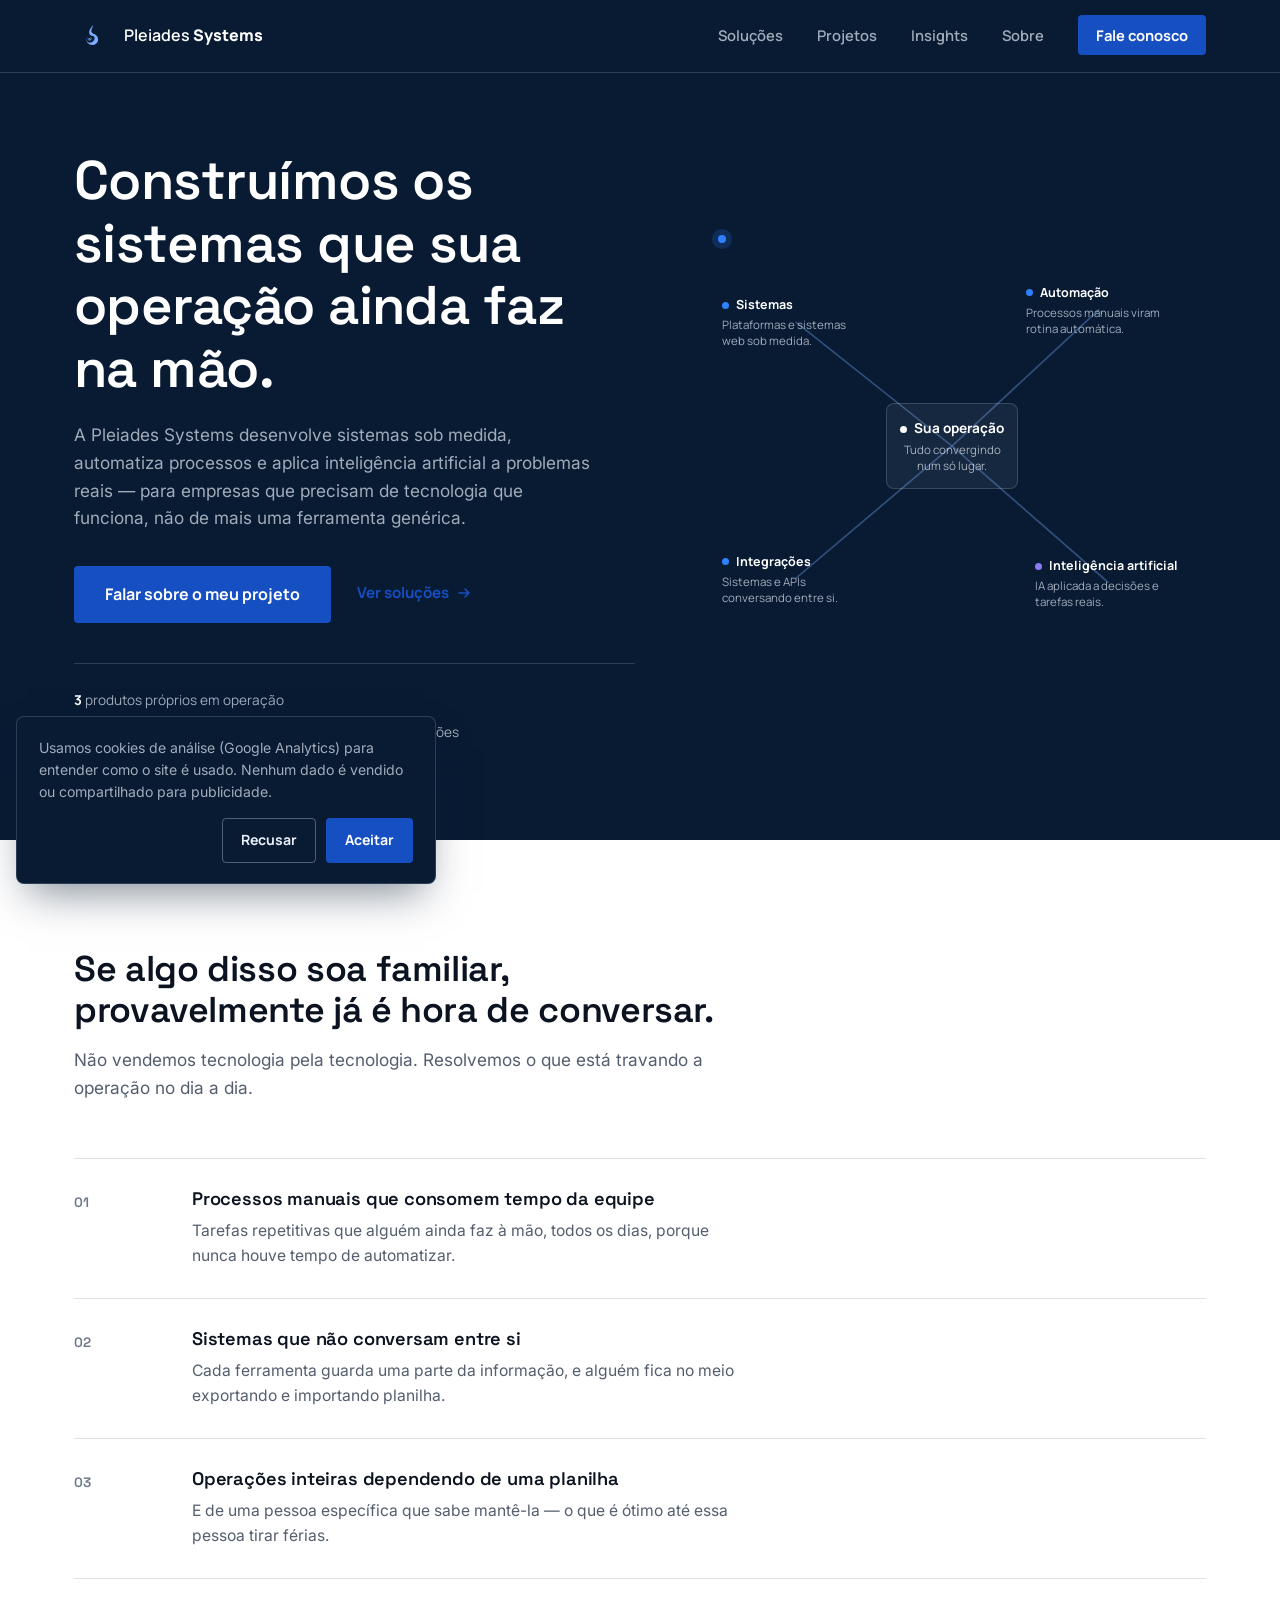
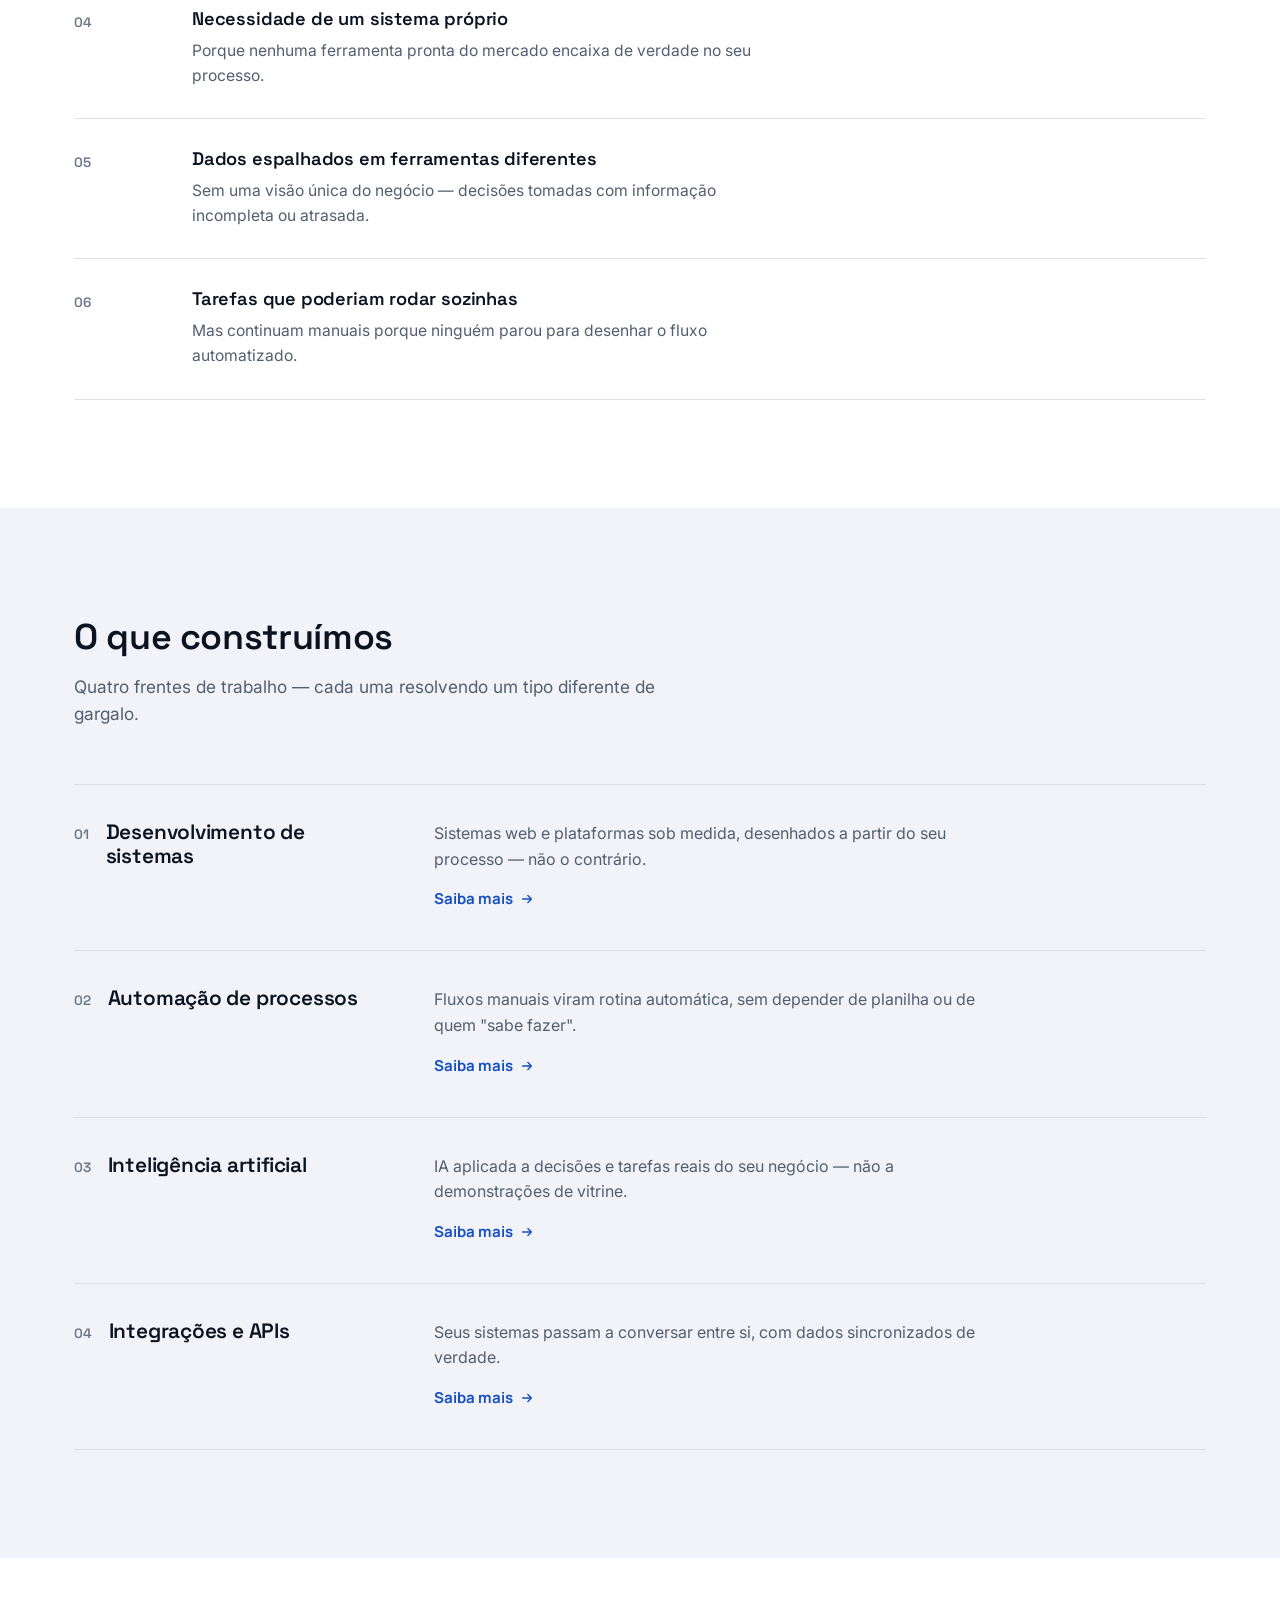
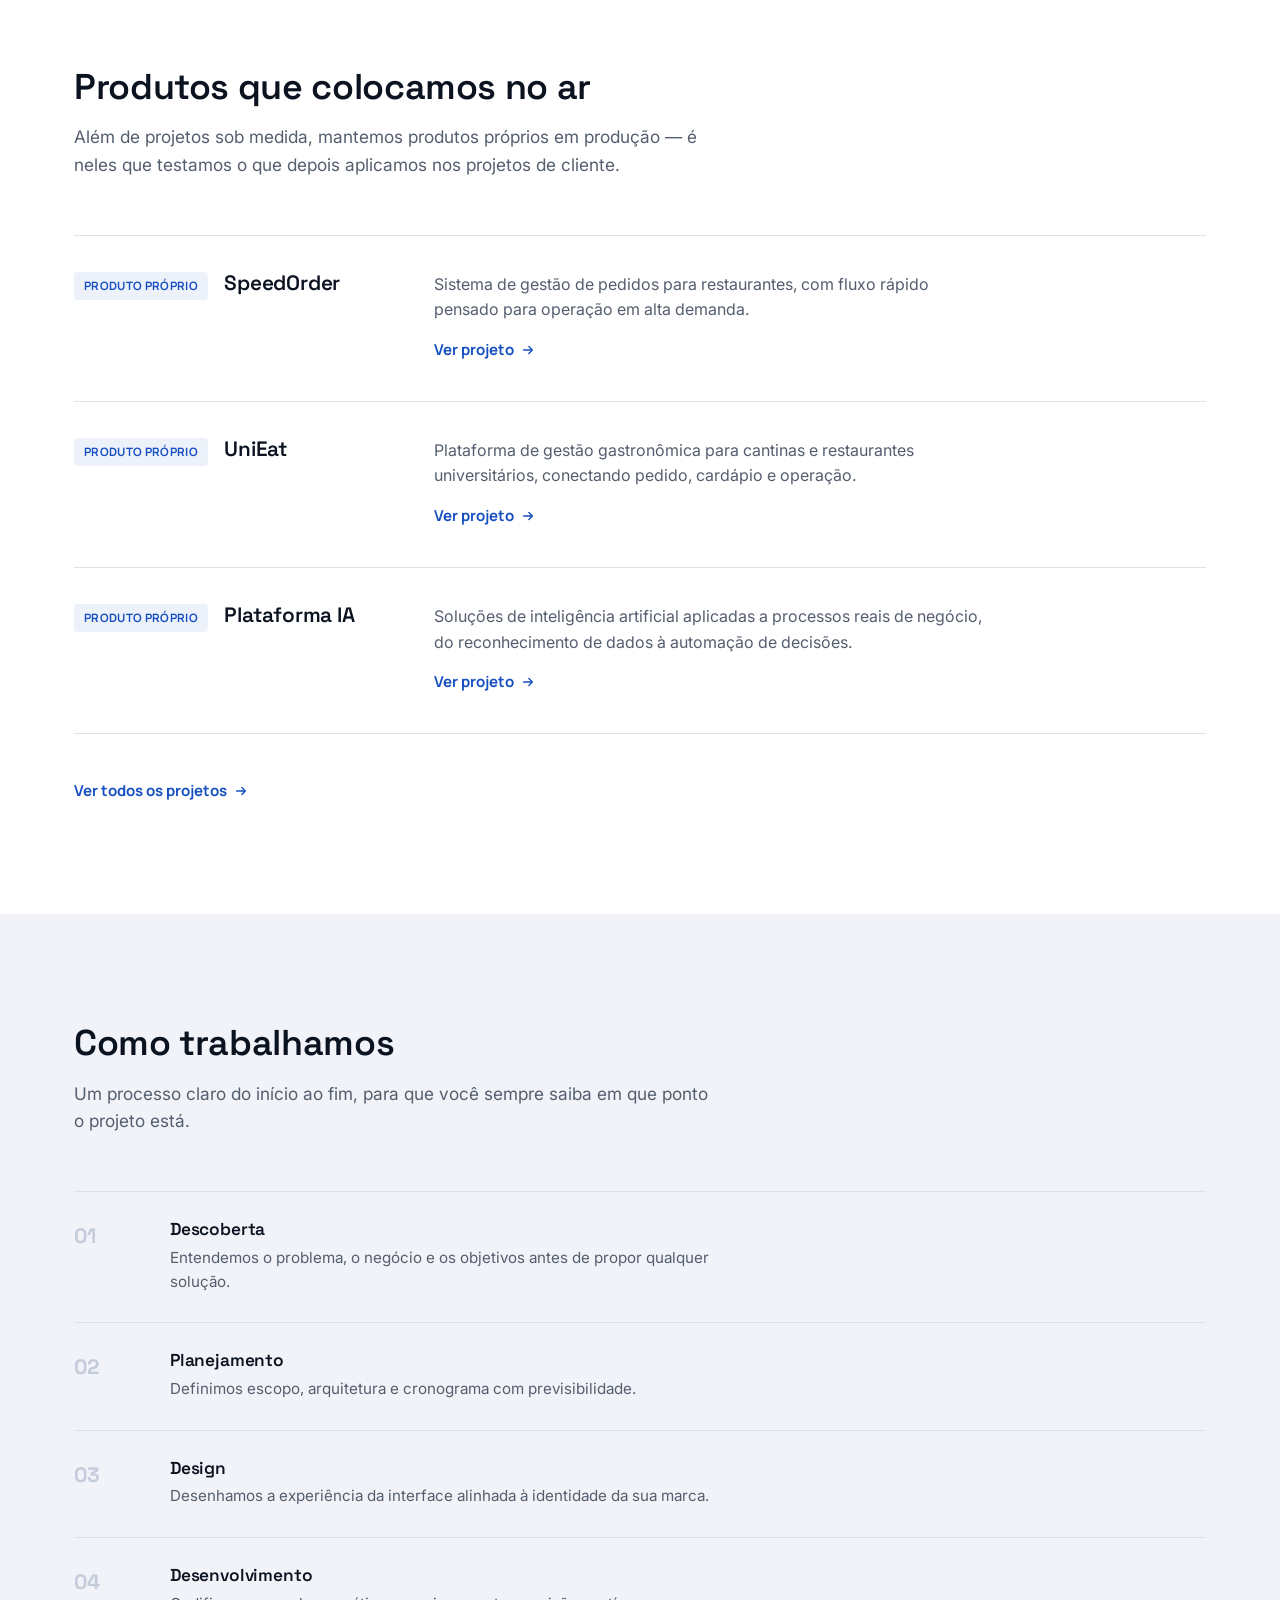
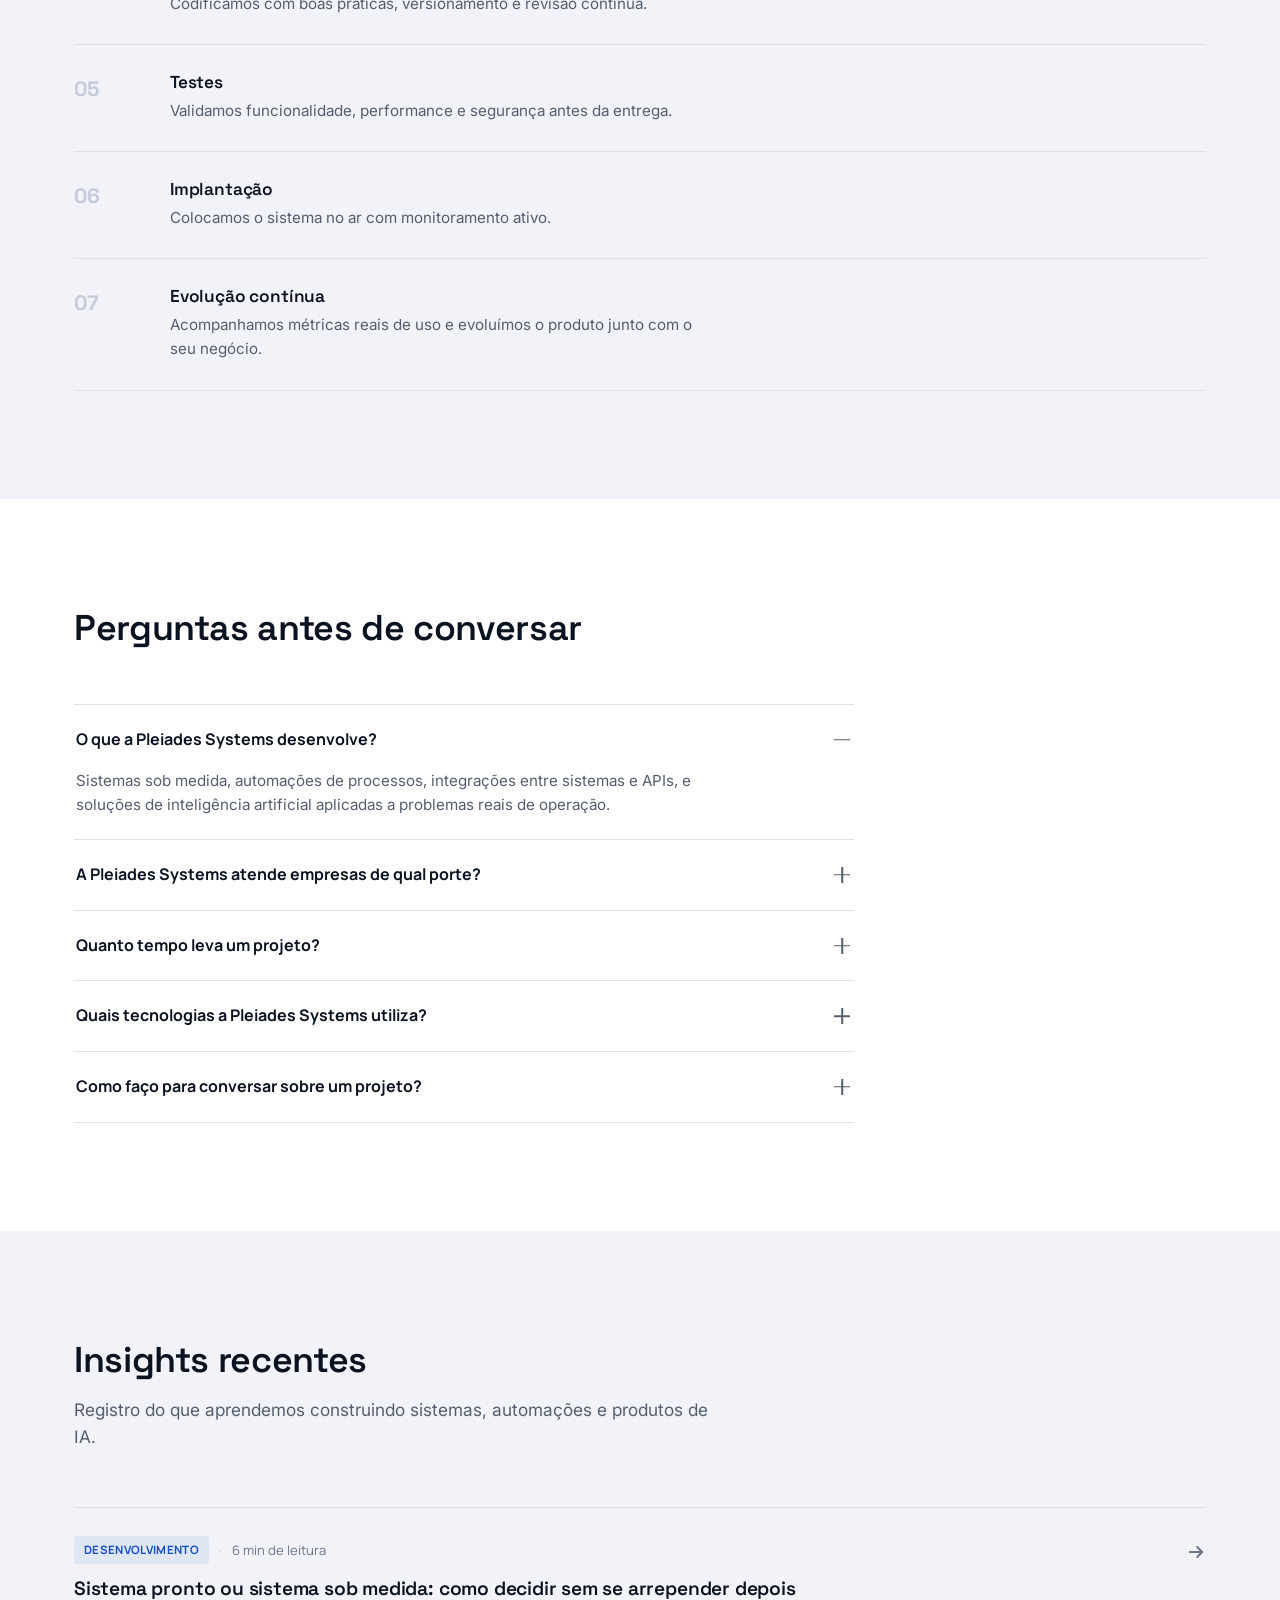
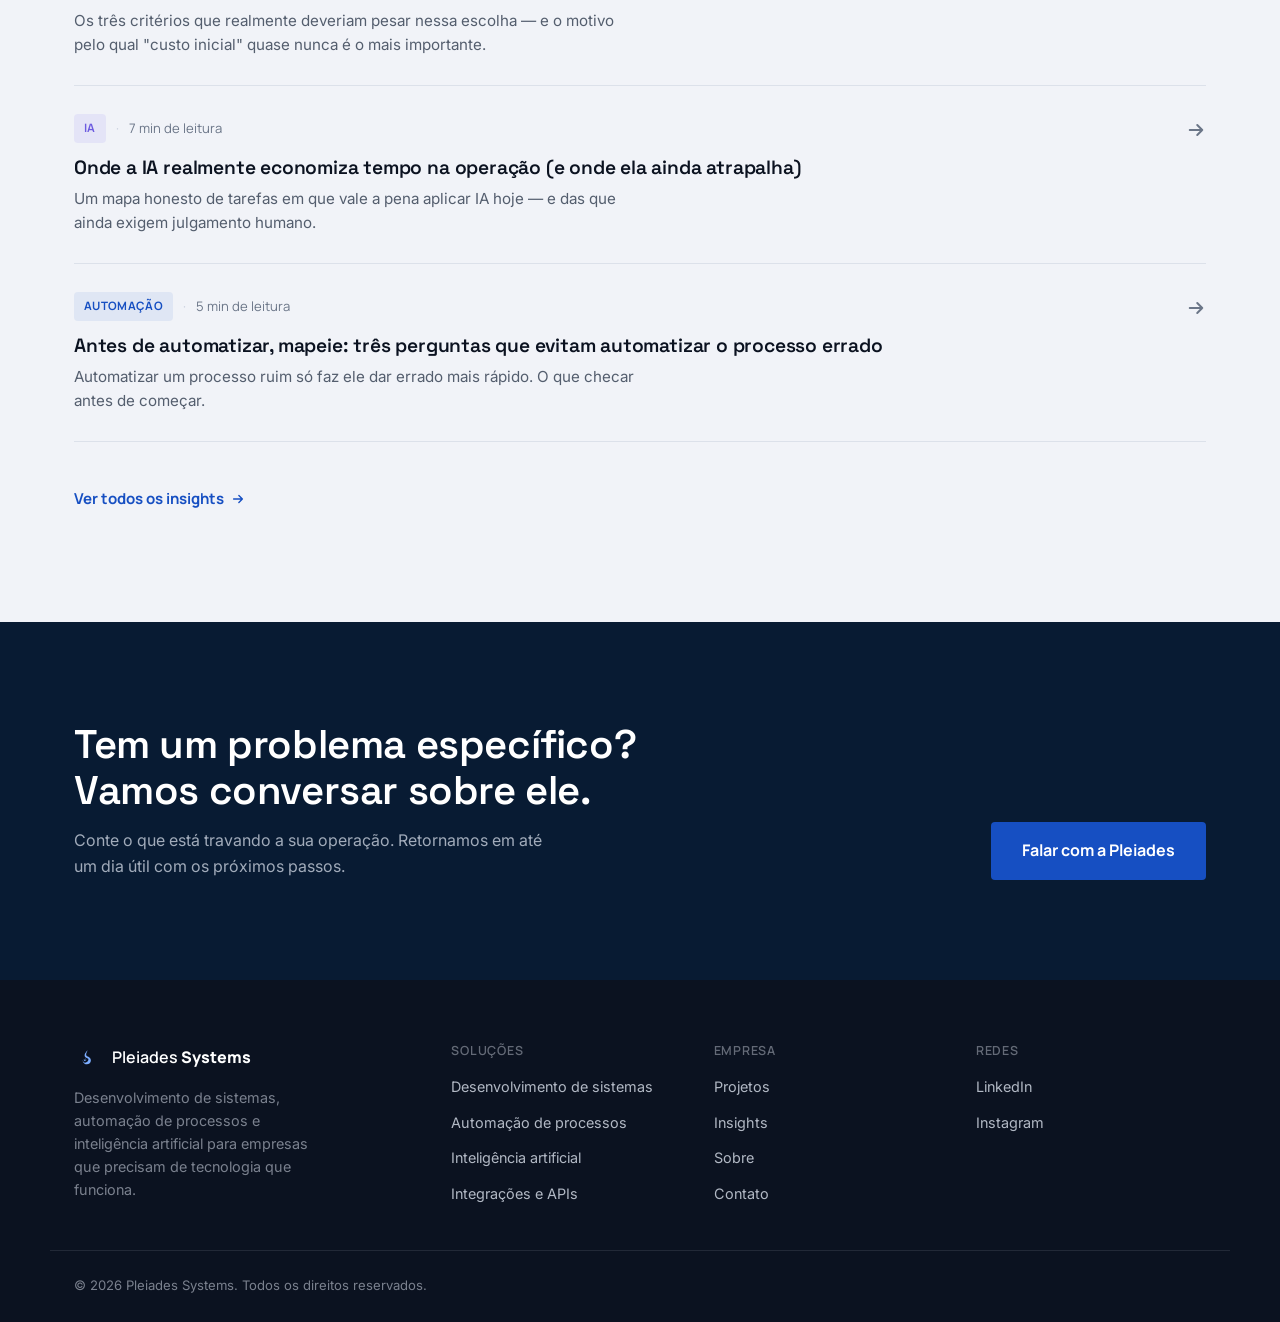
<file: index.html>
<!DOCTYPE html>
<html lang="pt-BR">
<head>
<meta charset="UTF-8">
<meta name="viewport" content="width=device-width, initial-scale=1.0">

<!-- ============================================================
     SEO — META TAGS PRINCIPAIS
============================================================ -->
<title>Pleiades Systems | Desenvolvimento de sistemas, automação e IA</title>
<meta name="description" content="A Pleiades Systems desenvolve sistemas sob medida, automatiza processos e aplica inteligência artificial a problemas reais de operação. Sem molde pronto, com sistema em produção.">
<meta name="author" content="Pleiades Systems">
<link rel="canonical" href="https://www.pleiadessystems.com/">
<meta name="robots" content="index, follow, max-image-preview:large">

<!-- Open Graph -->
<meta property="og:type" content="website">
<meta property="og:site_name" content="Pleiades Systems">
<meta property="og:title" content="Pleiades Systems | Desenvolvimento de sistemas, automação e IA">
<meta property="og:description" content="Sistemas sob medida, automação de processos e inteligência artificial aplicada a problemas reais de operação.">
<meta property="og:url" content="https://www.pleiadessystems.com/">
<meta property="og:image" content="https://www.pleiadessystems.com/assets/og-image.jpg">
<meta property="og:locale" content="pt_BR">

<!-- Twitter Cards -->
<meta name="twitter:card" content="summary_large_image">
<meta name="twitter:title" content="Pleiades Systems | Desenvolvimento de sistemas, automação e IA">
<meta name="twitter:description" content="Sistemas sob medida, automação de processos e inteligência artificial aplicada a problemas reais de operação.">
<meta name="twitter:image" content="https://www.pleiadessystems.com/assets/og-image.jpg">

<!-- Favicon -->
<link rel="icon" type="image/svg+xml" href="/PleaidesFavicon.svg">
<meta name="theme-color" content="#081B33">

<link rel="preconnect" href="https://fonts.googleapis.com">
<link rel="preconnect" href="https://fonts.gstatic.com" crossorigin>
<link href="https://fonts.googleapis.com/css2?family=Space+Grotesk:wght@500;600;700&family=Manrope:wght@500;600;700&family=Inter:wght@400;500;600&display=swap" rel="stylesheet">

<link rel="stylesheet" href="/style.css">

<!-- ============================================================
     DADOS ESTRUTURADOS — SCHEMA.ORG
============================================================ -->
<script type="application/ld+json">
{
  "@context": "https://schema.org",
  "@type": "Organization",
  "name": "Pleiades Systems",
  "url": "https://www.pleiadessystems.com/",
  "logo": "https://www.pleiadessystems.com/PleaidesFavicon.svg",
  "description": "Empresa de tecnologia especializada em desenvolvimento de sistemas sob medida, automação de processos, inteligência artificial e integrações.",
  "sameAs": [
    "https://www.linkedin.com/company/pleiades-systems",
    "https://www.instagram.com/pleiadessystems"
  ]
}
</script>
<script type="application/ld+json">
{
  "@context": "https://schema.org",
  "@type": "WebSite",
  "name": "Pleiades Systems",
  "url": "https://www.pleiadessystems.com/",
  "inLanguage": "pt-BR"
}
</script>
<script type="application/ld+json">
{
  "@context": "https://schema.org",
  "@type": "ItemList",
  "name": "Produtos próprios Pleiades Systems",
  "itemListElement": [
    {
      "@type": "SoftwareApplication",
      "position": 1,
      "name": "SpeedOrder",
      "applicationCategory": "BusinessApplication",
      "operatingSystem": "Web",
      "description": "Sistema de gestão de pedidos para restaurantes, com fluxo rápido pensado para operação em alta demanda.",
      "url": "https://www.pleiadessystems.com/projetos/#speedorder",
      "provider": { "@type": "Organization", "name": "Pleiades Systems" }
    },
    {
      "@type": "SoftwareApplication",
      "position": 2,
      "name": "UniEat",
      "applicationCategory": "BusinessApplication",
      "operatingSystem": "Web",
      "description": "Plataforma de gestão gastronômica para cantinas e restaurantes universitários.",
      "url": "https://www.pleiadessystems.com/projetos/#unieat",
      "provider": { "@type": "Organization", "name": "Pleiades Systems" }
    },
    {
      "@type": "SoftwareApplication",
      "position": 3,
      "name": "Plataforma IA",
      "applicationCategory": "BusinessApplication",
      "operatingSystem": "Web",
      "description": "Soluções de inteligência artificial aplicadas a processos reais de negócio.",
      "url": "https://www.pleiadessystems.com/projetos/#plataforma-ia",
      "provider": { "@type": "Organization", "name": "Pleiades Systems" }
    }
  ]
}
</script>
<script type="application/ld+json">
{
  "@context": "https://schema.org",
  "@type": "FAQPage",
  "mainEntity": [
    {
      "@type": "Question",
      "name": "O que a Pleiades Systems desenvolve?",
      "acceptedAnswer": { "@type": "Answer", "text": "Sistemas sob medida, automações de processos, integrações entre sistemas e APIs, e soluções de inteligência artificial aplicadas a problemas reais de operação." }
    },
    {
      "@type": "Question",
      "name": "A Pleiades Systems atende empresas de qual porte?",
      "acceptedAnswer": { "@type": "Answer", "text": "Desde operações pequenas que ainda dependem de planilhas até empresas de médio porte com processos mais complexos. O que muda é o escopo, não o cuidado." }
    },
    {
      "@type": "Question",
      "name": "Quanto tempo leva um projeto?",
      "acceptedAnswer": { "@type": "Answer", "text": "Depende do escopo. Uma automação pontual pode sair em poucas semanas; um sistema completo, alguns meses. Definimos prazo depois de entender o problema, não antes." }
    },
    {
      "@type": "Question",
      "name": "Quais tecnologias a Pleiades Systems utiliza?",
      "acceptedAnswer": { "@type": "Answer", "text": "Uma stack moderna e madura — JavaScript, TypeScript, React, Next.js, Node.js, PostgreSQL, MongoDB, Docker e AWS entre outras — a mesma que sustenta nossos próprios produtos em produção." }
    },
    {
      "@type": "Question",
      "name": "Como faço para conversar sobre um projeto?",
      "acceptedAnswer": { "@type": "Answer", "text": "Preencha o formulário em /contato/ com uma descrição do que você precisa. Retornamos em até um dia útil com os próximos passos." }
    }
  ]
}
</script>
</head>
<body>

<a class="skip-link" href="#main-content">Pular para o conteúdo principal</a>

<!-- ============================================================
     HEADER / NAVEGAÇÃO
============================================================ -->
<header class="site-header" id="site-header">
  <div class="container header-inner">
    <a href="/" class="brand" aria-label="Pleiades Systems — página inicial">
      <span class="brand-mark" aria-hidden="true">
        <svg class="brand-mark-svg" viewBox="0 0 500 500" width="40" height="40">
          <g transform="translate(0.000000,500.000000) scale(0.100000,-0.100000)" fill="currentColor" stroke="none">
            <path d="M2322 3785 c-169 -185 -367 -501 -407 -651 -63 -234 12 -450 196
-557 24 -14 96 -40 159 -57 172 -48 231 -85 274 -172 22 -43 26 -66 26 -133 0
-138 -44 -240 -148 -348 -222 -229 -525 -273 -710 -103 -133 122 -130 406 4
557 l39 43 -33 -25 c-86 -62 -152 -214 -152 -349 0 -181 93 -342 262 -456 155
-104 310 -154 475 -154 346 0 618 212 688 534 13 57 16 104 12 175 -11 197
-66 320 -207 461 -86 86 -107 102 -230 165 -232 120 -329 196 -376 291 -25 51
-26 62 -21 137 8 108 44 229 122 408 83 191 112 289 86 289 -5 0 -32 -25 -59
-55z"/>
            <path d="M1912 2400 c74 -10 127 -38 162 -87 59 -84 42 -189 -42 -263 -52 -47
-82 -49 -96 -8 -8 23 -5 31 22 56 51 48 40 111 -24 138 -31 13 -39 13 -67 -1
-44 -21 -71 -69 -71 -126 0 -151 198 -214 317 -101 46 44 67 94 67 162 0 145
-102 241 -255 238 l-70 -1 57 -7z"/>
            <path d="M1765 2370 c-3 -6 1 -7 9 -4 18 7 21 14 7 14 -6 0 -13 -4 -16 -10z"/>
          </g>
        </svg>
      </span>
      <span class="brand-name">Pleiades <strong>Systems</strong></span>
    </a>

    <nav class="main-nav" aria-label="Navegação principal">
      <ul>
        <li><a href="/solucoes/">Soluções</a></li>
        <li><a href="/projetos/">Projetos</a></li>
        <li><a href="/insights/">Insights</a></li>
        <li><a href="/sobre/">Sobre</a></li>
        <li><a href="/contato/" class="nav-cta">Fale conosco</a></li>
      </ul>
    </nav>

    <button class="nav-toggle" id="navToggle" aria-expanded="false" aria-controls="mobileNav" aria-label="Abrir menu">
      <span></span><span></span><span></span>
    </button>
  </div>

  <div class="mobile-nav" id="mobileNav">
    <ul>
      <li><a href="/solucoes/">Soluções</a></li>
      <li><a href="/projetos/">Projetos</a></li>
      <li><a href="/insights/">Insights</a></li>
      <li><a href="/sobre/">Sobre</a></li>
      <li><a href="/contato/" class="nav-cta">Fale conosco</a></li>
    </ul>
  </div>
</header>

<main id="main-content">

<!-- ============================================================
     HERO
============================================================ -->
<section class="hero">
  <div class="container hero-grid">
    <div>
      <h1 class="hero-title">Construímos os sistemas que sua operação ainda faz na mão.</h1>
      <p class="hero-subtitle">
        A Pleiades Systems desenvolve sistemas sob medida, automatiza processos
        e aplica inteligência artificial a problemas reais — para empresas que
        precisam de tecnologia que funciona, não de mais uma ferramenta genérica.
      </p>
      <div class="hero-actions">
        <a href="/contato/" class="btn btn-primary btn-lg">Falar sobre o meu projeto</a>
        <a href="/solucoes/" class="link-arrow">
          Ver soluções
          <svg width="16" height="16" viewBox="0 0 16 16" aria-hidden="true"><path d="M3 8h10M9 4l4 4-4 4" fill="none" stroke="currentColor" stroke-width="1.6" stroke-linecap="round" stroke-linejoin="round"/></svg>
        </a>
      </div>
      <div class="hero-proof">
        <span><strong>3</strong> produtos próprios em operação</span>
        <span><strong>4</strong> frentes de trabalho: sistemas, automação, IA e integrações</span>
      </div>
    </div>

    <div class="diagram" role="group" aria-label="As quatro frentes de trabalho convergindo na operação do cliente">
      <svg class="diagram-lines" viewBox="0 0 100 100" preserveAspectRatio="none" aria-hidden="true">
        <line x1="50" y1="50" x2="16" y2="20"/>
        <line x1="50" y1="50" x2="82" y2="17"/>
        <line x1="50" y1="50" x2="84" y2="83"/>
        <line x1="50" y1="50" x2="16" y2="82"/>
      </svg>
      <div class="diagram-flow" aria-hidden="true"></div>

      <div class="diagram-node" style="left:16%;top:20%">
        <span class="diagram-node-chip">Sistemas</span>
        <p>Plataformas e sistemas web sob medida.</p>
      </div>
      <div class="diagram-node" style="left:82%;top:17%">
        <span class="diagram-node-chip">Automação</span>
        <p>Processos manuais viram rotina automática.</p>
      </div>
      <div class="diagram-node diagram-node--ia" style="left:84%;top:83%">
        <span class="diagram-node-chip">Inteligência artificial</span>
        <p>IA aplicada a decisões e tarefas reais.</p>
      </div>
      <div class="diagram-node" style="left:16%;top:82%">
        <span class="diagram-node-chip">Integrações</span>
        <p>Sistemas e APIs conversando entre si.</p>
      </div>
      <div class="diagram-node diagram-node--center" style="left:50%;top:50%">
        <span class="diagram-node-chip">Sua operação</span>
        <p>Tudo convergindo num só lugar.</p>
      </div>
    </div>
  </div>
</section>

<!-- ============================================================
     O QUE A PLEIADES RESOLVE
============================================================ -->
<section class="section" aria-labelledby="resolve-title">
  <div class="container">
    <div class="section-head">
      <h2 id="resolve-title">Se algo disso soa familiar, provavelmente já é hora de conversar.</h2>
      <p class="lede">Não vendemos tecnologia pela tecnologia. Resolvemos o que está travando a operação no dia a dia.</p>
    </div>

    <div class="problem-list">
      <div class="problem-row">
        <span class="eyebrow-num">01</span>
        <div>
          <h3>Processos manuais que consomem tempo da equipe</h3>
          <p>Tarefas repetitivas que alguém ainda faz à mão, todos os dias, porque nunca houve tempo de automatizar.</p>
        </div>
      </div>
      <div class="problem-row">
        <span class="eyebrow-num">02</span>
        <div>
          <h3>Sistemas que não conversam entre si</h3>
          <p>Cada ferramenta guarda uma parte da informação, e alguém fica no meio exportando e importando planilha.</p>
        </div>
      </div>
      <div class="problem-row">
        <span class="eyebrow-num">03</span>
        <div>
          <h3>Operações inteiras dependendo de uma planilha</h3>
          <p>E de uma pessoa específica que sabe mantê-la — o que é ótimo até essa pessoa tirar férias.</p>
        </div>
      </div>
      <div class="problem-row">
        <span class="eyebrow-num">04</span>
        <div>
          <h3>Necessidade de um sistema próprio</h3>
          <p>Porque nenhuma ferramenta pronta do mercado encaixa de verdade no seu processo.</p>
        </div>
      </div>
      <div class="problem-row">
        <span class="eyebrow-num">05</span>
        <div>
          <h3>Dados espalhados em ferramentas diferentes</h3>
          <p>Sem uma visão única do negócio — decisões tomadas com informação incompleta ou atrasada.</p>
        </div>
      </div>
      <div class="problem-row">
        <span class="eyebrow-num">06</span>
        <div>
          <h3>Tarefas que poderiam rodar sozinhas</h3>
          <p>Mas continuam manuais porque ninguém parou para desenhar o fluxo automatizado.</p>
        </div>
      </div>
    </div>
  </div>
</section>

<!-- ============================================================
     SOLUÇÕES
============================================================ -->
<section class="section section-alt" aria-labelledby="solucoes-title">
  <div class="container">
    <div class="section-head">
      <h2 id="solucoes-title">O que construímos</h2>
      <p class="lede">Quatro frentes de trabalho — cada uma resolvendo um tipo diferente de gargalo.</p>
    </div>

    <div class="solution-rows">
      <article class="solution-row">
        <div class="solution-row-head">
          <span class="eyebrow-num">01</span>
          <h3>Desenvolvimento de sistemas</h3>
        </div>
        <div class="solution-row-body">
          <p>Sistemas web e plataformas sob medida, desenhados a partir do seu processo — não o contrário.</p>
          <a href="/solucoes/#sistemas" class="link-arrow">Saiba mais<svg width="14" height="14" viewBox="0 0 16 16" aria-hidden="true"><path d="M3 8h10M9 4l4 4-4 4" fill="none" stroke="currentColor" stroke-width="1.6" stroke-linecap="round" stroke-linejoin="round"/></svg></a>
        </div>
      </article>
      <article class="solution-row">
        <div class="solution-row-head">
          <span class="eyebrow-num">02</span>
          <h3>Automação de processos</h3>
        </div>
        <div class="solution-row-body">
          <p>Fluxos manuais viram rotina automática, sem depender de planilha ou de quem "sabe fazer".</p>
          <a href="/solucoes/#automacao" class="link-arrow">Saiba mais<svg width="14" height="14" viewBox="0 0 16 16" aria-hidden="true"><path d="M3 8h10M9 4l4 4-4 4" fill="none" stroke="currentColor" stroke-width="1.6" stroke-linecap="round" stroke-linejoin="round"/></svg></a>
        </div>
      </article>
      <article class="solution-row">
        <div class="solution-row-head">
          <span class="eyebrow-num">03</span>
          <h3>Inteligência artificial</h3>
        </div>
        <div class="solution-row-body">
          <p>IA aplicada a decisões e tarefas reais do seu negócio — não a demonstrações de vitrine.</p>
          <a href="/solucoes/#ia" class="link-arrow">Saiba mais<svg width="14" height="14" viewBox="0 0 16 16" aria-hidden="true"><path d="M3 8h10M9 4l4 4-4 4" fill="none" stroke="currentColor" stroke-width="1.6" stroke-linecap="round" stroke-linejoin="round"/></svg></a>
        </div>
      </article>
      <article class="solution-row">
        <div class="solution-row-head">
          <span class="eyebrow-num">04</span>
          <h3>Integrações e APIs</h3>
        </div>
        <div class="solution-row-body">
          <p>Seus sistemas passam a conversar entre si, com dados sincronizados de verdade.</p>
          <a href="/solucoes/#integracoes" class="link-arrow">Saiba mais<svg width="14" height="14" viewBox="0 0 16 16" aria-hidden="true"><path d="M3 8h10M9 4l4 4-4 4" fill="none" stroke="currentColor" stroke-width="1.6" stroke-linecap="round" stroke-linejoin="round"/></svg></a>
        </div>
      </article>
    </div>
  </div>
</section>

<!-- ============================================================
     PROJETOS EM DESTAQUE
============================================================ -->
<section class="section" aria-labelledby="projetos-title">
  <div class="container">
    <div class="section-head">
      <h2 id="projetos-title">Produtos que colocamos no ar</h2>
      <p class="lede">Além de projetos sob medida, mantemos produtos próprios em produção — é neles que testamos o que depois aplicamos nos projetos de cliente.</p>
    </div>

    <div class="solution-rows">
      <article class="solution-row">
        <div class="solution-row-head">
          <span class="tag">Produto próprio</span>
          <h3>SpeedOrder</h3>
        </div>
        <div class="solution-row-body">
          <p>Sistema de gestão de pedidos para restaurantes, com fluxo rápido pensado para operação em alta demanda.</p>
          <a href="/projetos/#speedorder" class="link-arrow">Ver projeto<svg width="14" height="14" viewBox="0 0 16 16" aria-hidden="true"><path d="M3 8h10M9 4l4 4-4 4" fill="none" stroke="currentColor" stroke-width="1.6" stroke-linecap="round" stroke-linejoin="round"/></svg></a>
        </div>
      </article>
      <article class="solution-row">
        <div class="solution-row-head">
          <span class="tag">Produto próprio</span>
          <h3>UniEat</h3>
        </div>
        <div class="solution-row-body">
          <p>Plataforma de gestão gastronômica para cantinas e restaurantes universitários, conectando pedido, cardápio e operação.</p>
          <a href="/projetos/#unieat" class="link-arrow">Ver projeto<svg width="14" height="14" viewBox="0 0 16 16" aria-hidden="true"><path d="M3 8h10M9 4l4 4-4 4" fill="none" stroke="currentColor" stroke-width="1.6" stroke-linecap="round" stroke-linejoin="round"/></svg></a>
        </div>
      </article>
      <article class="solution-row">
        <div class="solution-row-head">
          <span class="tag">Produto próprio</span>
          <h3>Plataforma IA</h3>
        </div>
        <div class="solution-row-body">
          <p>Soluções de inteligência artificial aplicadas a processos reais de negócio, do reconhecimento de dados à automação de decisões.</p>
          <a href="/projetos/#plataforma-ia" class="link-arrow">Ver projeto<svg width="14" height="14" viewBox="0 0 16 16" aria-hidden="true"><path d="M3 8h10M9 4l4 4-4 4" fill="none" stroke="currentColor" stroke-width="1.6" stroke-linecap="round" stroke-linejoin="round"/></svg></a>
        </div>
      </article>
    </div>

    <div class="section-foot">
      <a href="/projetos/" class="link-arrow">Ver todos os projetos<svg width="14" height="14" viewBox="0 0 16 16" aria-hidden="true"><path d="M3 8h10M9 4l4 4-4 4" fill="none" stroke="currentColor" stroke-width="1.6" stroke-linecap="round" stroke-linejoin="round"/></svg></a>
    </div>
  </div>
</section>

<!-- ============================================================
     COMO TRABALHAMOS
============================================================ -->
<section class="section section-alt" aria-labelledby="processo-title">
  <div class="container">
    <div class="section-head">
      <h2 id="processo-title">Como trabalhamos</h2>
      <p class="lede">Um processo claro do início ao fim, para que você sempre saiba em que ponto o projeto está.</p>
    </div>

    <ol class="process-list">
      <li class="process-step">
        <span class="process-step-num">01</span>
        <div>
          <h3>Descoberta</h3>
          <p>Entendemos o problema, o negócio e os objetivos antes de propor qualquer solução.</p>
        </div>
      </li>
      <li class="process-step">
        <span class="process-step-num">02</span>
        <div>
          <h3>Planejamento</h3>
          <p>Definimos escopo, arquitetura e cronograma com previsibilidade.</p>
        </div>
      </li>
      <li class="process-step">
        <span class="process-step-num">03</span>
        <div>
          <h3>Design</h3>
          <p>Desenhamos a experiência da interface alinhada à identidade da sua marca.</p>
        </div>
      </li>
      <li class="process-step">
        <span class="process-step-num">04</span>
        <div>
          <h3>Desenvolvimento</h3>
          <p>Codificamos com boas práticas, versionamento e revisão contínua.</p>
        </div>
      </li>
      <li class="process-step">
        <span class="process-step-num">05</span>
        <div>
          <h3>Testes</h3>
          <p>Validamos funcionalidade, performance e segurança antes da entrega.</p>
        </div>
      </li>
      <li class="process-step">
        <span class="process-step-num">06</span>
        <div>
          <h3>Implantação</h3>
          <p>Colocamos o sistema no ar com monitoramento ativo.</p>
        </div>
      </li>
      <li class="process-step">
        <span class="process-step-num">07</span>
        <div>
          <h3>Evolução contínua</h3>
          <p>Acompanhamos métricas reais de uso e evoluímos o produto junto com o seu negócio.</p>
        </div>
      </li>
    </ol>
  </div>
</section>

<!-- ============================================================
     PERGUNTAS FREQUENTES
     Conteúdo espelha o JSON-LD FAQPage no <head> — manter sincronizado.
============================================================ -->
<section class="section" aria-labelledby="faq-title">
  <div class="container">
    <div class="section-head">
      <h2 id="faq-title">Perguntas antes de conversar</h2>
    </div>

    <div class="faq-list">
      <details class="faq-item" open>
        <summary>O que a Pleiades Systems desenvolve?<span class="faq-icon" aria-hidden="true"></span></summary>
        <p>Sistemas sob medida, automações de processos, integrações entre sistemas e APIs, e soluções de inteligência artificial aplicadas a problemas reais de operação.</p>
      </details>
      <details class="faq-item">
        <summary>A Pleiades Systems atende empresas de qual porte?<span class="faq-icon" aria-hidden="true"></span></summary>
        <p>Desde operações pequenas que ainda dependem de planilhas até empresas de médio porte com processos mais complexos. O que muda é o escopo, não o cuidado.</p>
      </details>
      <details class="faq-item">
        <summary>Quanto tempo leva um projeto?<span class="faq-icon" aria-hidden="true"></span></summary>
        <p>Depende do escopo. Uma automação pontual pode sair em poucas semanas; um sistema completo, alguns meses. Definimos prazo depois de entender o problema — descrito na seção <a href="#processo-title">Como trabalhamos</a> acima — não antes.</p>
      </details>
      <details class="faq-item">
        <summary>Quais tecnologias a Pleiades Systems utiliza?<span class="faq-icon" aria-hidden="true"></span></summary>
        <p>Uma stack moderna e madura — JavaScript, TypeScript, React, Next.js, Node.js, PostgreSQL, MongoDB, Docker e AWS entre outras — a mesma que sustenta nossos próprios produtos em produção.</p>
      </details>
      <details class="faq-item">
        <summary>Como faço para conversar sobre um projeto?<span class="faq-icon" aria-hidden="true"></span></summary>
        <p>Preencha o <a href="/contato/">formulário de contato</a> com uma descrição do que você precisa. Retornamos em até um dia útil com os próximos passos.</p>
      </details>
    </div>
  </div>
</section>

<!-- ============================================================
     INSIGHTS RECENTES
============================================================ -->
<section class="section section-alt" aria-labelledby="insights-title">
  <div class="container">
    <div class="section-head">
      <h2 id="insights-title">Insights recentes</h2>
      <p class="lede">Registro do que aprendemos construindo sistemas, automações e produtos de IA.</p>
    </div>

    <div class="insight-list">
      <a class="insight-row" href="/insights/sistema-sob-medida-ou-pronto/">
        <div>
          <div class="insight-meta"><span class="tag">Desenvolvimento</span><span class="dot">·</span><span>6 min de leitura</span></div>
          <h3>Sistema pronto ou sistema sob medida: como decidir sem se arrepender depois</h3>
          <p>Os três critérios que realmente deveriam pesar nessa escolha — e o motivo pelo qual "custo inicial" quase nunca é o mais importante.</p>
        </div>
        <span class="insight-row-arrow" aria-hidden="true"><svg width="20" height="20" viewBox="0 0 16 16"><path d="M3 8h10M9 4l4 4-4 4" fill="none" stroke="currentColor" stroke-width="1.6" stroke-linecap="round" stroke-linejoin="round"/></svg></span>
      </a>
      <a class="insight-row" href="/insights/ia-na-operacao-onde-funciona/">
        <div>
          <div class="insight-meta"><span class="tag tag--violet">IA</span><span class="dot">·</span><span>7 min de leitura</span></div>
          <h3>Onde a IA realmente economiza tempo na operação (e onde ela ainda atrapalha)</h3>
          <p>Um mapa honesto de tarefas em que vale a pena aplicar IA hoje — e das que ainda exigem julgamento humano.</p>
        </div>
        <span class="insight-row-arrow" aria-hidden="true"><svg width="20" height="20" viewBox="0 0 16 16"><path d="M3 8h10M9 4l4 4-4 4" fill="none" stroke="currentColor" stroke-width="1.6" stroke-linecap="round" stroke-linejoin="round"/></svg></span>
      </a>
      <a class="insight-row" href="/insights/antes-de-automatizar/">
        <div>
          <div class="insight-meta"><span class="tag">Automação</span><span class="dot">·</span><span>5 min de leitura</span></div>
          <h3>Antes de automatizar, mapeie: três perguntas que evitam automatizar o processo errado</h3>
          <p>Automatizar um processo ruim só faz ele dar errado mais rápido. O que checar antes de começar.</p>
        </div>
        <span class="insight-row-arrow" aria-hidden="true"><svg width="20" height="20" viewBox="0 0 16 16"><path d="M3 8h10M9 4l4 4-4 4" fill="none" stroke="currentColor" stroke-width="1.6" stroke-linecap="round" stroke-linejoin="round"/></svg></span>
      </a>
    </div>

    <div class="section-foot">
      <a href="/insights/" class="link-arrow">Ver todos os insights<svg width="14" height="14" viewBox="0 0 16 16" aria-hidden="true"><path d="M3 8h10M9 4l4 4-4 4" fill="none" stroke="currentColor" stroke-width="1.6" stroke-linecap="round" stroke-linejoin="round"/></svg></a>
    </div>
  </div>
</section>

<!-- ============================================================
     CTA FINAL
============================================================ -->
<section class="cta-band" aria-labelledby="cta-title">
  <div class="container cta-band-grid">
    <div>
      <h2 id="cta-title">Tem um problema específico? Vamos conversar sobre ele.</h2>
      <p>Conte o que está travando a sua operação. Retornamos em até um dia útil com os próximos passos.</p>
    </div>
    <div class="cta-band-actions">
      <a href="/contato/" class="btn btn-primary btn-lg">Falar com a Pleiades</a>
    </div>
  </div>
</section>

</main>

<!-- ============================================================
     FOOTER
============================================================ -->
<footer class="site-footer">
  <div class="container footer-grid">
    <div class="footer-brand">
      <a href="/" class="brand" aria-label="Pleiades Systems — página inicial">
        <span class="brand-mark" aria-hidden="true">
          <svg class="brand-mark-svg" viewBox="0 0 500 500" width="28" height="28">
            <g transform="translate(0.000000,500.000000) scale(0.100000,-0.100000)" fill="currentColor" stroke="none">
              <path d="M2322 3785 c-169 -185 -367 -501 -407 -651 -63 -234 12 -450 196
-557 24 -14 96 -40 159 -57 172 -48 231 -85 274 -172 22 -43 26 -66 26 -133 0
-138 -44 -240 -148 -348 -222 -229 -525 -273 -710 -103 -133 122 -130 406 4
557 l39 43 -33 -25 c-86 -62 -152 -214 -152 -349 0 -181 93 -342 262 -456 155
-104 310 -154 475 -154 346 0 618 212 688 534 13 57 16 104 12 175 -11 197
-66 320 -207 461 -86 86 -107 102 -230 165 -232 120 -329 196 -376 291 -25 51
-26 62 -21 137 8 108 44 229 122 408 83 191 112 289 86 289 -5 0 -32 -25 -59
-55z"/>
              <path d="M1912 2400 c74 -10 127 -38 162 -87 59 -84 42 -189 -42 -263 -52 -47
-82 -49 -96 -8 -8 23 -5 31 22 56 51 48 40 111 -24 138 -31 13 -39 13 -67 -1
-44 -21 -71 -69 -71 -126 0 -151 198 -214 317 -101 46 44 67 94 67 162 0 145
-102 241 -255 238 l-70 -1 57 -7z"/>
              <path d="M1765 2370 c-3 -6 1 -7 9 -4 18 7 21 14 7 14 -6 0 -13 -4 -16 -10z"/>
            </g>
          </svg>
        </span>
        <span class="brand-name">Pleiades <strong>Systems</strong></span>
      </a>
      <p>Desenvolvimento de sistemas, automação de processos e inteligência artificial para empresas que precisam de tecnologia que funciona.</p>
    </div>

    <nav class="footer-col" aria-label="Soluções">
      <h3>Soluções</h3>
      <ul>
        <li><a href="/solucoes/#sistemas">Desenvolvimento de sistemas</a></li>
        <li><a href="/solucoes/#automacao">Automação de processos</a></li>
        <li><a href="/solucoes/#ia">Inteligência artificial</a></li>
        <li><a href="/solucoes/#integracoes">Integrações e APIs</a></li>
      </ul>
    </nav>

    <nav class="footer-col" aria-label="Empresa">
      <h3>Empresa</h3>
      <ul>
        <li><a href="/projetos/">Projetos</a></li>
        <li><a href="/insights/">Insights</a></li>
        <li><a href="/sobre/">Sobre</a></li>
        <li><a href="/contato/">Contato</a></li>
      </ul>
    </nav>

    <nav class="footer-col" aria-label="Redes sociais">
      <h3>Redes</h3>
      <ul>
        <li><a href="https://www.linkedin.com/company/pleiades-systems" target="_blank" rel="noopener noreferrer">LinkedIn</a></li>
        <li><a href="https://www.instagram.com/pleiadessystems" target="_blank" rel="noopener noreferrer">Instagram</a></li>
      </ul>
    </nav>
  </div>

  <div class="container footer-bottom">
    <p>© <span id="year"></span> Pleiades Systems. Todos os direitos reservados.</p>
  </div>
</footer>

<a
  href="https://wa.me/5511944007513?text=Ol%C3%A1%2C%20vim%20pelo%20site%20da%20Pleiades%20Systems%20e%20gostaria%20de%20saber%20mais."
  class="whatsapp-float"
  target="_blank"
  rel="noopener noreferrer"
  aria-label="Falar no WhatsApp"
>
  <svg width="28" height="28" viewBox="0 0 32 32" aria-hidden="true">
    <path fill="currentColor" d="M16.02 3C9.4 3 4 8.38 4 15c0 2.32.66 4.49 1.8 6.34L3.99 29l7.85-1.77A11.94 11.94 0 0 0 16.02 27C22.64 27 28 21.62 28 15S22.64 3 16.02 3zm0 21.8c-1.98 0-3.83-.55-5.4-1.5l-.39-.23-4.66 1.05 1.08-4.53-.25-.4A9.75 9.75 0 0 1 5.2 15c0-5.98 4.85-10.83 10.82-10.83S26.84 9.02 26.84 15 22 24.8 16.02 24.8z"/>
    <path fill="currentColor" d="M21.6 17.86c-.3-.15-1.77-.87-2.05-.97-.28-.1-.48-.15-.68.15-.2.3-.78.97-.96 1.17-.18.2-.35.22-.65.08-.3-.15-1.28-.47-2.44-1.5-.9-.8-1.51-1.79-1.69-2.09-.18-.3-.02-.46.13-.61.14-.14.3-.35.45-.53.15-.18.2-.3.3-.5.1-.2.05-.38-.03-.53-.08-.15-.68-1.63-.93-2.24-.24-.58-.49-.5-.68-.51h-.58c-.2 0-.53.08-.8.38-.28.3-1.05 1.03-1.05 2.5 0 1.47 1.08 2.9 1.23 3.1.15.2 2.12 3.24 5.15 4.54.72.31 1.28.5 1.72.63.72.23 1.38.2 1.9.12.58-.09 1.77-.72 2.02-1.42.25-.7.25-1.3.18-1.42-.07-.13-.28-.2-.58-.35z"/>
  </svg>
</a>

<script src="/script.js"></script>
</body>
</html>
</file>
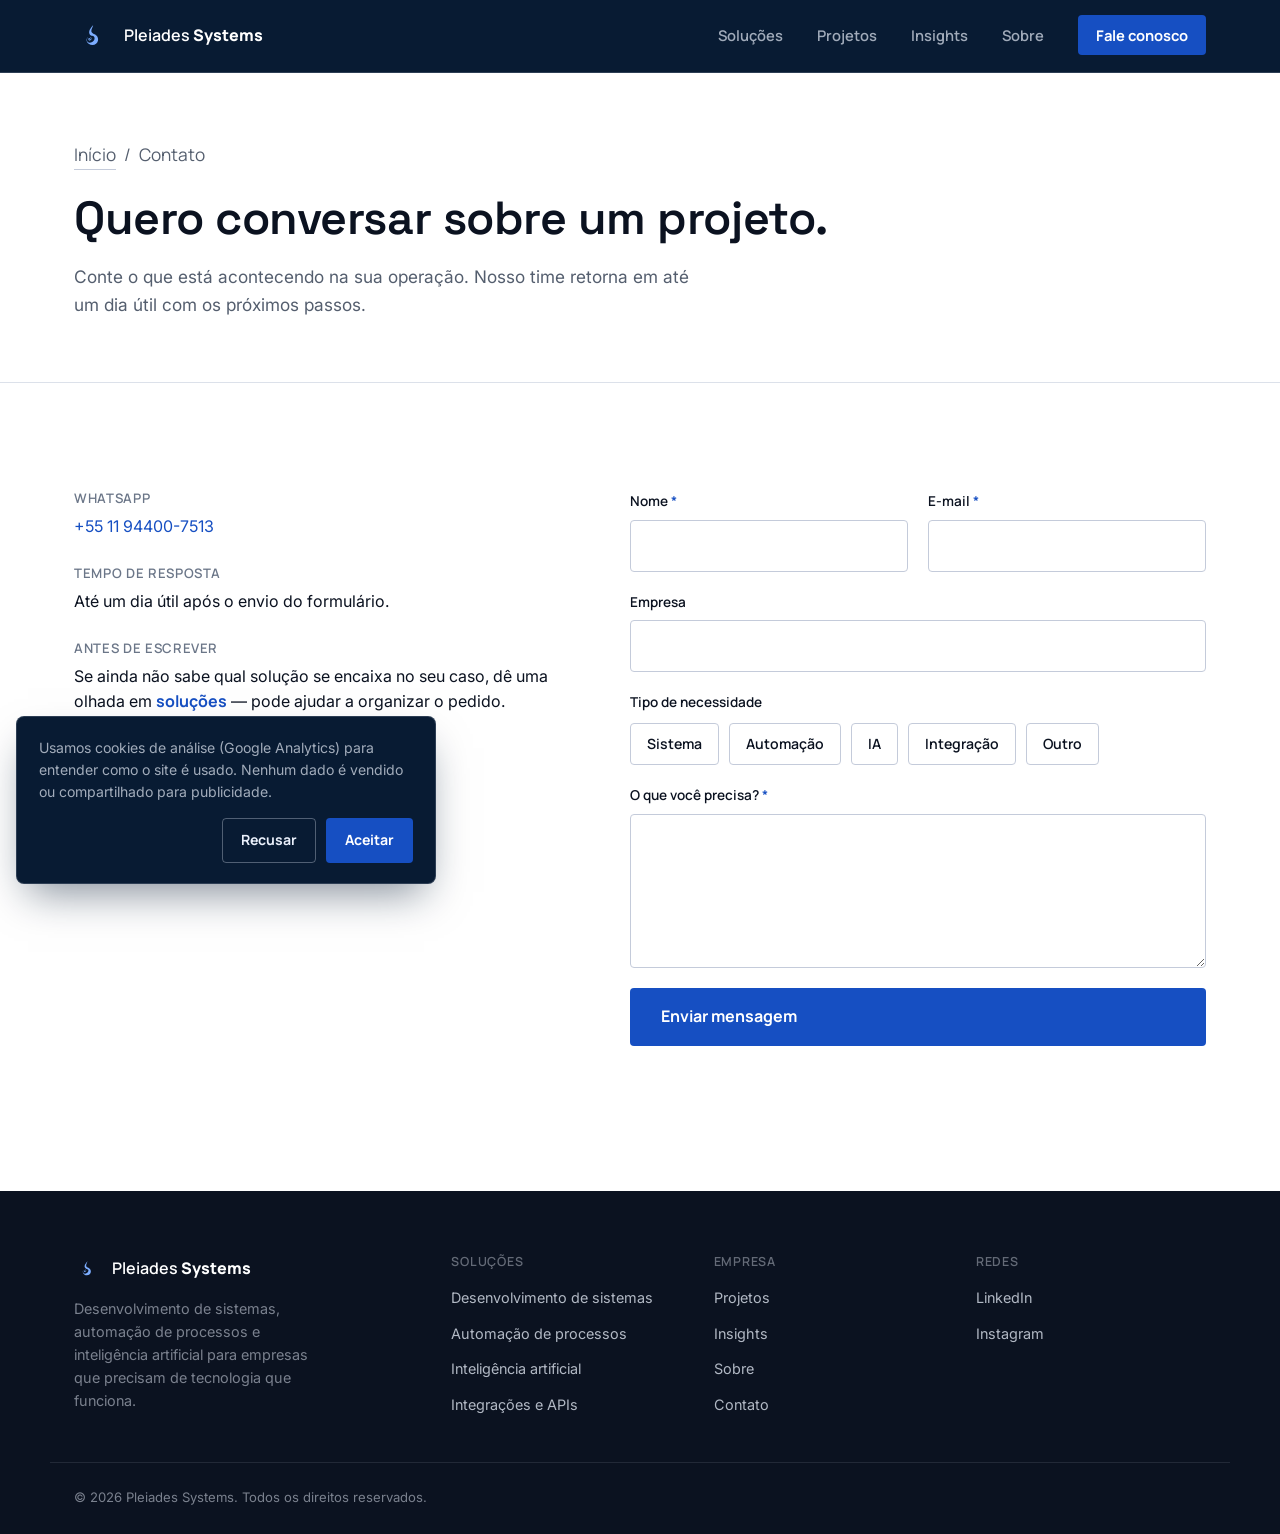
<file: contato/index.html>
<!DOCTYPE html>
<html lang="pt-BR">
<head>
<meta charset="UTF-8">
<meta name="viewport" content="width=device-width, initial-scale=1.0">

<title>Contato | Pleiades Systems</title>
<meta name="description" content="Conte o que você precisa: sistema, automação, inteligência artificial ou integração. A Pleiades Systems retorna em até um dia útil.">
<link rel="canonical" href="https://www.pleiadessystems.com/contato/">
<meta name="robots" content="index, follow">

<meta property="og:type" content="website">
<meta property="og:site_name" content="Pleiades Systems">
<meta property="og:title" content="Contato | Pleiades Systems">
<meta property="og:description" content="Conte o que você precisa. Retornamos em até um dia útil.">
<meta property="og:url" content="https://www.pleiadessystems.com/contato/">
<meta property="og:image" content="https://www.pleiadessystems.com/assets/og-image.jpg">
<meta property="og:locale" content="pt_BR">
<meta name="twitter:card" content="summary_large_image">

<link rel="icon" type="image/svg+xml" href="/PleaidesFavicon.svg">
<meta name="theme-color" content="#081B33">

<link rel="preconnect" href="https://fonts.googleapis.com">
<link rel="preconnect" href="https://fonts.gstatic.com" crossorigin>
<link href="https://fonts.googleapis.com/css2?family=Space+Grotesk:wght@500;600;700&family=Manrope:wght@500;600;700&family=Inter:wght@400;500;600&display=swap" rel="stylesheet">
<link rel="stylesheet" href="/style.css">

<script type="application/ld+json">
{
  "@context": "https://schema.org",
  "@type": "BreadcrumbList",
  "itemListElement": [
    { "@type": "ListItem", "position": 1, "name": "Início", "item": "https://www.pleiadessystems.com/" },
    { "@type": "ListItem", "position": 2, "name": "Contato", "item": "https://www.pleiadessystems.com/contato/" }
  ]
}
</script>
</head>
<body>

<a class="skip-link" href="#main-content">Pular para o conteúdo principal</a>

<header class="site-header" id="site-header">
  <div class="container header-inner">
    <a href="/" class="brand" aria-label="Pleiades Systems — página inicial">
      <span class="brand-mark" aria-hidden="true">
        <svg class="brand-mark-svg" viewBox="0 0 500 500" width="40" height="40">
          <g transform="translate(0.000000,500.000000) scale(0.100000,-0.100000)" fill="currentColor" stroke="none">
            <path d="M2322 3785 c-169 -185 -367 -501 -407 -651 -63 -234 12 -450 196-557 24 -14 96 -40 159 -57 172 -48 231 -85 274 -172 22 -43 26 -66 26 -133 0-138 -44 -240 -148 -348 -222 -229 -525 -273 -710 -103 -133 122 -130 406 4 557 l39 43 -33 -25 c-86 -62 -152 -214 -152 -349 0 -181 93 -342 262 -456 155-104 310 -154 475 -154 346 0 618 212 688 534 13 57 16 104 12 175 -11 197-66 320 -207 461 -86 86 -107 102 -230 165 -232 120 -329 196 -376 291 -25 51-26 62 -21 137 8 108 44 229 122 408 83 191 112 289 86 289 -5 0 -32 -25 -59-55z"/>
            <path d="M1912 2400 c74 -10 127 -38 162 -87 59 -84 42 -189 -42 -263 -52 -47-82 -49 -96 -8 -8 23 -5 31 22 56 51 48 40 111 -24 138 -31 13 -39 13 -67 -1-44 -21 -71 -69 -71 -126 0 -151 198 -214 317 -101 46 44 67 94 67 162 0 145-102 241 -255 238 l-70 -1 57 -7z"/>
            <path d="M1765 2370 c-3 -6 1 -7 9 -4 18 7 21 14 7 14 -6 0 -13 -4 -16 -10z"/>
          </g>
        </svg>
      </span>
      <span class="brand-name">Pleiades <strong>Systems</strong></span>
    </a>

    <nav class="main-nav" aria-label="Navegação principal">
      <ul>
        <li><a href="/solucoes/">Soluções</a></li>
        <li><a href="/projetos/">Projetos</a></li>
        <li><a href="/insights/">Insights</a></li>
        <li><a href="/sobre/">Sobre</a></li>
        <li><a href="/contato/" class="nav-cta" aria-current="page">Fale conosco</a></li>
      </ul>
    </nav>

    <button class="nav-toggle" id="navToggle" aria-expanded="false" aria-controls="mobileNav" aria-label="Abrir menu">
      <span></span><span></span><span></span>
    </button>
  </div>

  <div class="mobile-nav" id="mobileNav">
    <ul>
      <li><a href="/solucoes/">Soluções</a></li>
      <li><a href="/projetos/">Projetos</a></li>
      <li><a href="/insights/">Insights</a></li>
      <li><a href="/sobre/">Sobre</a></li>
      <li><a href="/contato/" class="nav-cta">Fale conosco</a></li>
    </ul>
  </div>
</header>

<main id="main-content">

<div class="masthead">
  <div class="container">
    <p class="breadcrumb"><a href="/">Início</a><span aria-hidden="true">/</span><span>Contato</span></p>
    <h1>Quero conversar sobre um projeto.</h1>
    <p>Conte o que está acontecendo na sua operação. Nosso time retorna em até um dia útil com os próximos passos.</p>
  </div>
</div>

<section class="section">
  <div class="container contact-layout">
    <div class="contact-direct">
      <div>
        <h3>WhatsApp</h3>
        <a href="https://wa.me/5511944007513?text=Ol%C3%A1%2C%20vim%20pelo%20site%20da%20Pleiades%20Systems%20e%20gostaria%20de%20saber%20mais." target="_blank" rel="noopener noreferrer">+55 11 94400-7513</a>
      </div>
      <div>
        <h3>Tempo de resposta</h3>
        <p>Até um dia útil após o envio do formulário.</p>
      </div>
      <div>
        <h3>Antes de escrever</h3>
        <p>Se ainda não sabe qual solução se encaixa no seu caso, dê uma olhada em <a href="/solucoes/" class="link-arrow" style="display:inline">soluções</a> — pode ajudar a organizar o pedido.</p>
      </div>
    </div>

    <form class="contact-form" id="contactForm" novalidate>
      <div class="field-row">
        <div class="field">
          <label for="name">Nome <span class="field-required">*</span></label>
          <input type="text" id="name" name="name" required autocomplete="name">
        </div>
        <div class="field">
          <label for="email">E-mail <span class="field-required">*</span></label>
          <input type="email" id="email" name="email" required autocomplete="email">
        </div>
      </div>

      <div class="field">
        <label for="company">Empresa</label>
        <input type="text" id="company" name="company" autocomplete="organization">
      </div>

      <fieldset class="field" style="border:none;padding:0;margin:0;">
        <legend style="font-family:var(--font-ui);font-size:.85rem;font-weight:600;color:var(--ink);padding:0;margin-bottom:9px;">Tipo de necessidade</legend>
        <div class="field-need">
          <input type="radio" name="tipo" id="tipo-sistema" value="sistema">
          <label for="tipo-sistema">Sistema</label>
          <input type="radio" name="tipo" id="tipo-automacao" value="automacao">
          <label for="tipo-automacao">Automação</label>
          <input type="radio" name="tipo" id="tipo-ia" value="ia">
          <label for="tipo-ia">IA</label>
          <input type="radio" name="tipo" id="tipo-integracao" value="integracao">
          <label for="tipo-integracao">Integração</label>
          <input type="radio" name="tipo" id="tipo-outro" value="outro">
          <label for="tipo-outro">Outro</label>
        </div>
      </fieldset>

      <div class="field">
        <label for="message">O que você precisa? <span class="field-required">*</span></label>
        <textarea id="message" name="message" rows="5" required></textarea>
      </div>

      <button type="submit" class="btn btn-primary btn-lg">Enviar mensagem</button>
      <p class="form-status" id="formStatus" role="status" aria-live="polite"></p>
    </form>
  </div>
</section>

</main>

<footer class="site-footer">
  <div class="container footer-grid">
    <div class="footer-brand">
      <a href="/" class="brand" aria-label="Pleiades Systems — página inicial">
        <span class="brand-mark" aria-hidden="true">
          <svg class="brand-mark-svg" viewBox="0 0 500 500" width="28" height="28">
            <g transform="translate(0.000000,500.000000) scale(0.100000,-0.100000)" fill="currentColor" stroke="none">
              <path d="M2322 3785 c-169 -185 -367 -501 -407 -651 -63 -234 12 -450 196-557 24 -14 96 -40 159 -57 172 -48 231 -85 274 -172 22 -43 26 -66 26 -133 0-138 -44 -240 -148 -348 -222 -229 -525 -273 -710 -103 -133 122 -130 406 4 557 l39 43 -33 -25 c-86 -62 -152 -214 -152 -349 0 -181 93 -342 262 -456 155-104 310 -154 475 -154 346 0 618 212 688 534 13 57 16 104 12 175 -11 197-66 320 -207 461 -86 86 -107 102 -230 165 -232 120 -329 196 -376 291 -25 51-26 62 -21 137 8 108 44 229 122 408 83 191 112 289 86 289 -5 0 -32 -25 -59-55z"/>
              <path d="M1912 2400 c74 -10 127 -38 162 -87 59 -84 42 -189 -42 -263 -52 -47-82 -49 -96 -8 -8 23 -5 31 22 56 51 48 40 111 -24 138 -31 13 -39 13 -67 -1-44 -21 -71 -69 -71 -126 0 -151 198 -214 317 -101 46 44 67 94 67 162 0 145-102 241 -255 238 l-70 -1 57 -7z"/>
              <path d="M1765 2370 c-3 -6 1 -7 9 -4 18 7 21 14 7 14 -6 0 -13 -4 -16 -10z"/>
            </g>
          </svg>
        </span>
        <span class="brand-name">Pleiades <strong>Systems</strong></span>
      </a>
      <p>Desenvolvimento de sistemas, automação de processos e inteligência artificial para empresas que precisam de tecnologia que funciona.</p>
    </div>

    <nav class="footer-col" aria-label="Soluções">
      <h3>Soluções</h3>
      <ul>
        <li><a href="/solucoes/#sistemas">Desenvolvimento de sistemas</a></li>
        <li><a href="/solucoes/#automacao">Automação de processos</a></li>
        <li><a href="/solucoes/#ia">Inteligência artificial</a></li>
        <li><a href="/solucoes/#integracoes">Integrações e APIs</a></li>
      </ul>
    </nav>

    <nav class="footer-col" aria-label="Empresa">
      <h3>Empresa</h3>
      <ul>
        <li><a href="/projetos/">Projetos</a></li>
        <li><a href="/insights/">Insights</a></li>
        <li><a href="/sobre/">Sobre</a></li>
        <li><a href="/contato/">Contato</a></li>
      </ul>
    </nav>

    <nav class="footer-col" aria-label="Redes sociais">
      <h3>Redes</h3>
      <ul>
        <li><a href="https://www.linkedin.com/company/pleiades-systems" target="_blank" rel="noopener noreferrer">LinkedIn</a></li>
        <li><a href="https://www.instagram.com/pleiadessystems" target="_blank" rel="noopener noreferrer">Instagram</a></li>
      </ul>
    </nav>
  </div>

  <div class="container footer-bottom">
    <p>© <span id="year"></span> Pleiades Systems. Todos os direitos reservados.</p>
  </div>
</footer>

<a
  href="https://wa.me/5511944007513?text=Ol%C3%A1%2C%20vim%20pelo%20site%20da%20Pleiades%20Systems%20e%20gostaria%20de%20saber%20mais."
  class="whatsapp-float"
  target="_blank"
  rel="noopener noreferrer"
  aria-label="Falar no WhatsApp"
>
  <svg width="28" height="28" viewBox="0 0 32 32" aria-hidden="true">
    <path fill="currentColor" d="M16.02 3C9.4 3 4 8.38 4 15c0 2.32.66 4.49 1.8 6.34L3.99 29l7.85-1.77A11.94 11.94 0 0 0 16.02 27C22.64 27 28 21.62 28 15S22.64 3 16.02 3zm0 21.8c-1.98 0-3.83-.55-5.4-1.5l-.39-.23-4.66 1.05 1.08-4.53-.25-.4A9.75 9.75 0 0 1 5.2 15c0-5.98 4.85-10.83 10.82-10.83S26.84 9.02 26.84 15 22 24.8 16.02 24.8z"/>
    <path fill="currentColor" d="M21.6 17.86c-.3-.15-1.77-.87-2.05-.97-.28-.1-.48-.15-.68.15-.2.3-.78.97-.96 1.17-.18.2-.35.22-.65.08-.3-.15-1.28-.47-2.44-1.5-.9-.8-1.51-1.79-1.69-2.09-.18-.3-.02-.46.13-.61.14-.14.3-.35.45-.53.15-.18.2-.3.3-.5.1-.2.05-.38-.03-.53-.08-.15-.68-1.63-.93-2.24-.24-.58-.49-.5-.68-.51h-.58c-.2 0-.53.08-.8.38-.28.3-1.05 1.03-1.05 2.5 0 1.47 1.08 2.9 1.23 3.1.15.2 2.12 3.24 5.15 4.54.72.31 1.28.5 1.72.63.72.23 1.38.2 1.9.12.58-.09 1.77-.72 2.02-1.42.25-.7.25-1.3.18-1.42-.07-.13-.28-.2-.58-.35z"/>
  </svg>
</a>

<script src="/script.js"></script>
</body>
</html>
</file>
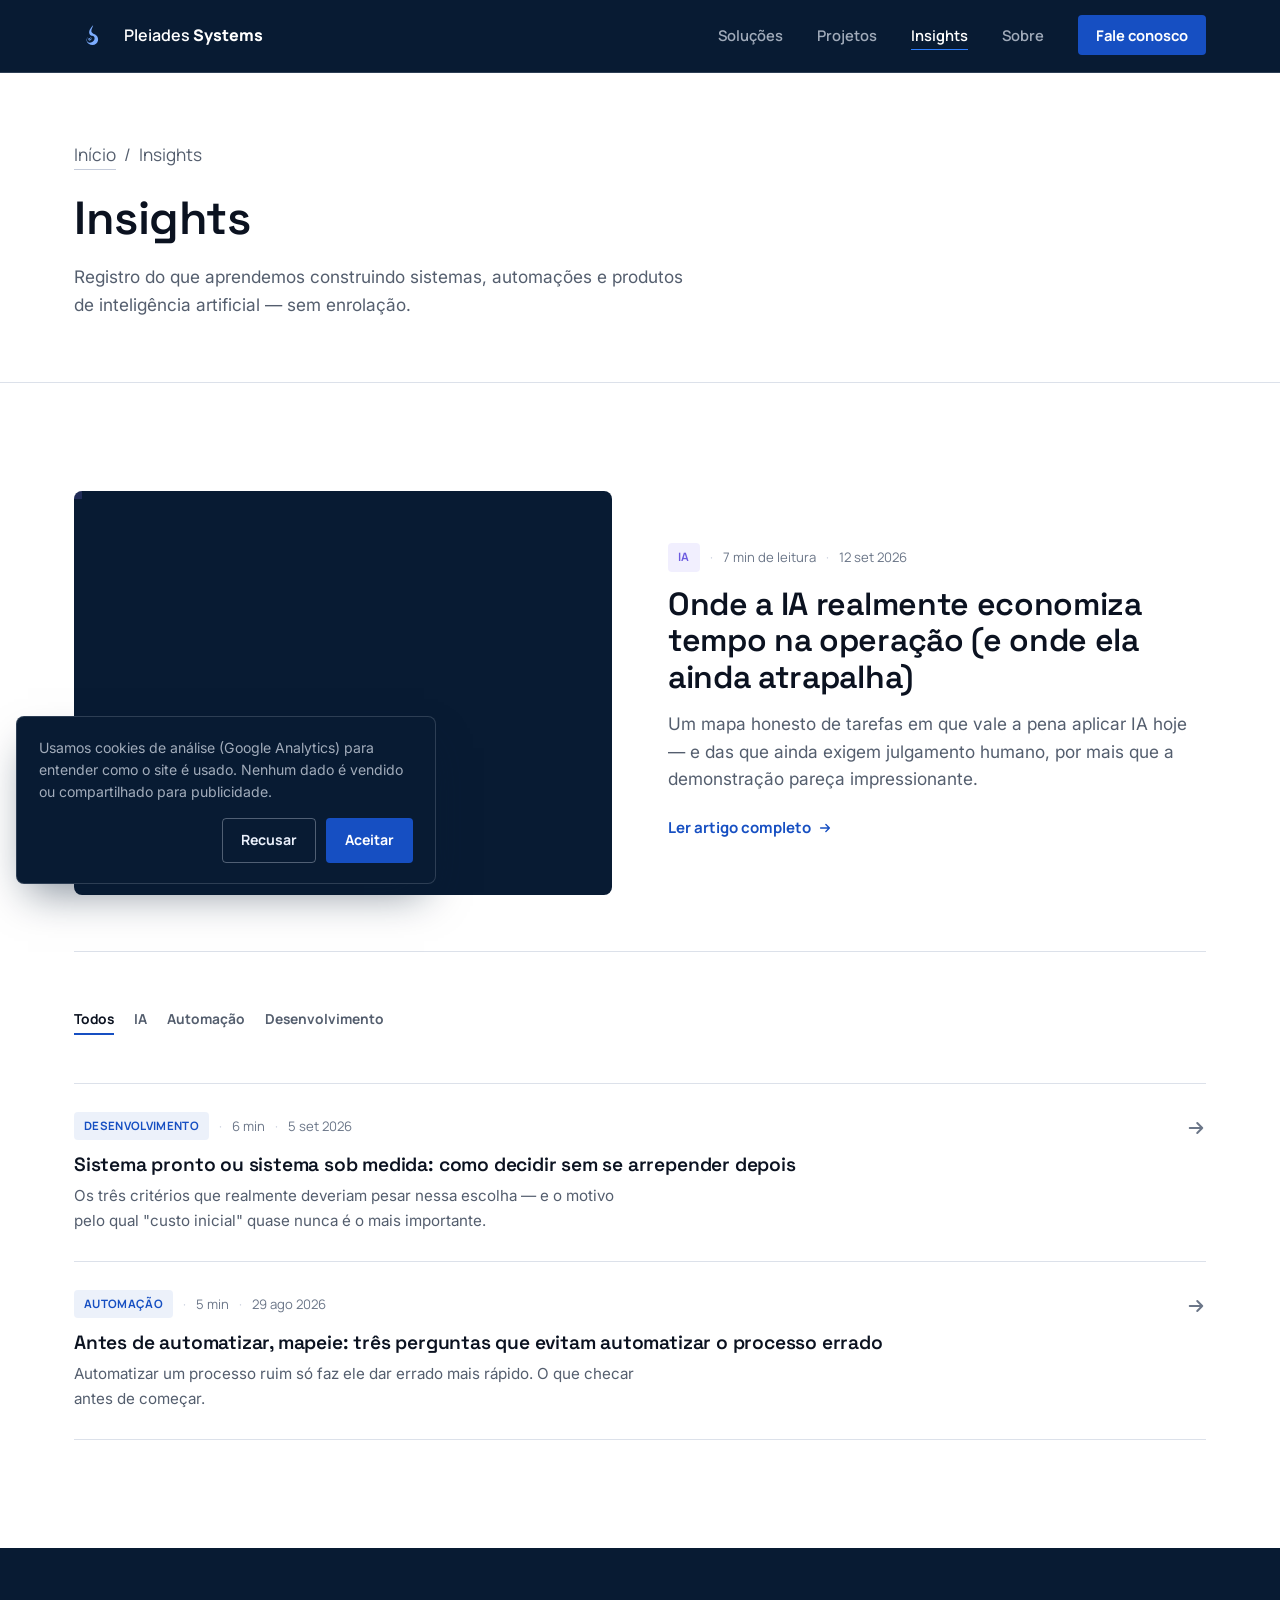
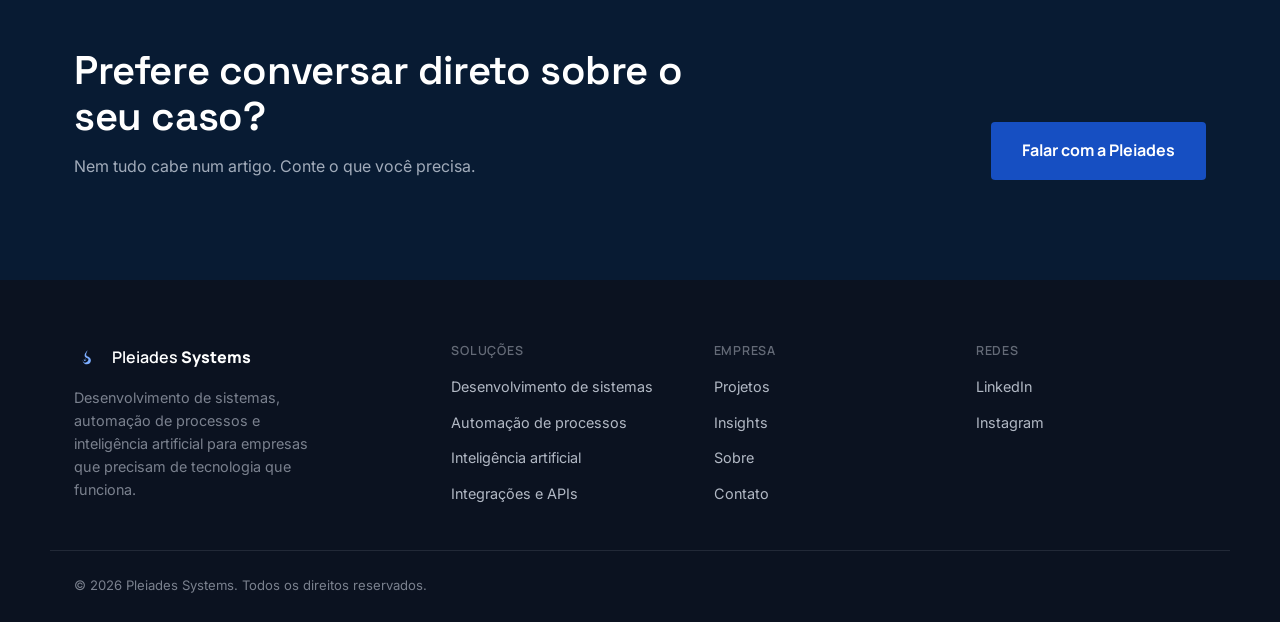
<file: insights/index.html>
<!DOCTYPE html>
<html lang="pt-BR">
<head>
<meta charset="UTF-8">
<meta name="viewport" content="width=device-width, initial-scale=1.0">

<title>Insights | Pleiades Systems</title>
<meta name="description" content="Registro do que aprendemos construindo sistemas, automações e produtos de inteligência artificial. Artigos sobre IA, automação, desenvolvimento e tecnologia para negócios.">
<link rel="canonical" href="https://www.pleiadessystems.com/insights/">
<meta name="robots" content="index, follow">

<meta property="og:type" content="website">
<meta property="og:site_name" content="Pleiades Systems">
<meta property="og:title" content="Insights | Pleiades Systems">
<meta property="og:description" content="Registro do que aprendemos construindo sistemas, automações e produtos de inteligência artificial.">
<meta property="og:url" content="https://www.pleiadessystems.com/insights/">
<meta property="og:image" content="https://www.pleiadessystems.com/assets/og-image.jpg">
<meta property="og:locale" content="pt_BR">
<meta name="twitter:card" content="summary_large_image">

<link rel="icon" type="image/svg+xml" href="/PleaidesFavicon.svg">
<meta name="theme-color" content="#081B33">

<link rel="preconnect" href="https://fonts.googleapis.com">
<link rel="preconnect" href="https://fonts.gstatic.com" crossorigin>
<link href="https://fonts.googleapis.com/css2?family=Space+Grotesk:wght@500;600;700&family=Manrope:wght@500;600;700&family=Inter:wght@400;500;600&display=swap" rel="stylesheet">
<link rel="stylesheet" href="/style.css">

<script type="application/ld+json">
{
  "@context": "https://schema.org",
  "@type": "BreadcrumbList",
  "itemListElement": [
    { "@type": "ListItem", "position": 1, "name": "Início", "item": "https://www.pleiadessystems.com/" },
    { "@type": "ListItem", "position": 2, "name": "Insights", "item": "https://www.pleiadessystems.com/insights/" }
  ]
}
</script>
</head>
<body>

<a class="skip-link" href="#main-content">Pular para o conteúdo principal</a>

<header class="site-header" id="site-header">
  <div class="container header-inner">
    <a href="/" class="brand" aria-label="Pleiades Systems — página inicial">
      <span class="brand-mark" aria-hidden="true">
        <svg class="brand-mark-svg" viewBox="0 0 500 500" width="40" height="40">
          <g transform="translate(0.000000,500.000000) scale(0.100000,-0.100000)" fill="currentColor" stroke="none">
            <path d="M2322 3785 c-169 -185 -367 -501 -407 -651 -63 -234 12 -450 196-557 24 -14 96 -40 159 -57 172 -48 231 -85 274 -172 22 -43 26 -66 26 -133 0-138 -44 -240 -148 -348 -222 -229 -525 -273 -710 -103 -133 122 -130 406 4 557 l39 43 -33 -25 c-86 -62 -152 -214 -152 -349 0 -181 93 -342 262 -456 155-104 310 -154 475 -154 346 0 618 212 688 534 13 57 16 104 12 175 -11 197-66 320 -207 461 -86 86 -107 102 -230 165 -232 120 -329 196 -376 291 -25 51-26 62 -21 137 8 108 44 229 122 408 83 191 112 289 86 289 -5 0 -32 -25 -59-55z"/>
            <path d="M1912 2400 c74 -10 127 -38 162 -87 59 -84 42 -189 -42 -263 -52 -47-82 -49 -96 -8 -8 23 -5 31 22 56 51 48 40 111 -24 138 -31 13 -39 13 -67 -1-44 -21 -71 -69 -71 -126 0 -151 198 -214 317 -101 46 44 67 94 67 162 0 145-102 241 -255 238 l-70 -1 57 -7z"/>
            <path d="M1765 2370 c-3 -6 1 -7 9 -4 18 7 21 14 7 14 -6 0 -13 -4 -16 -10z"/>
          </g>
        </svg>
      </span>
      <span class="brand-name">Pleiades <strong>Systems</strong></span>
    </a>

    <nav class="main-nav" aria-label="Navegação principal">
      <ul>
        <li><a href="/solucoes/">Soluções</a></li>
        <li><a href="/projetos/">Projetos</a></li>
        <li><a href="/insights/" aria-current="page">Insights</a></li>
        <li><a href="/sobre/">Sobre</a></li>
        <li><a href="/contato/" class="nav-cta">Fale conosco</a></li>
      </ul>
    </nav>

    <button class="nav-toggle" id="navToggle" aria-expanded="false" aria-controls="mobileNav" aria-label="Abrir menu">
      <span></span><span></span><span></span>
    </button>
  </div>

  <div class="mobile-nav" id="mobileNav">
    <ul>
      <li><a href="/solucoes/">Soluções</a></li>
      <li><a href="/projetos/">Projetos</a></li>
      <li><a href="/insights/">Insights</a></li>
      <li><a href="/sobre/">Sobre</a></li>
      <li><a href="/contato/" class="nav-cta">Fale conosco</a></li>
    </ul>
  </div>
</header>

<main id="main-content">

<div class="masthead">
  <div class="container">
    <p class="breadcrumb"><a href="/">Início</a><span aria-hidden="true">/</span><span>Insights</span></p>
    <h1>Insights</h1>
    <p>Registro do que aprendemos construindo sistemas, automações e produtos de inteligência artificial — sem enrolação.</p>
  </div>
</div>

<section class="section">
  <div class="container">

    <article class="insight-featured" data-category="ia">
      <div class="insight-featured-panel" role="img" aria-label="Composição gráfica do artigo">
        <div class="project-panel-grid" aria-hidden="true"></div>
        <span class="project-panel-dot" style="top:38%;left:60%;background:var(--violet);box-shadow:0 0 0 8px rgba(139,124,246,.18)" aria-hidden="true"></span>
      </div>
      <div>
        <div class="insight-meta">
          <span class="tag tag--violet">IA</span><span class="dot">·</span><span>7 min de leitura</span><span class="dot">·</span><span>12 set 2026</span>
        </div>
        <h2><a href="/insights/ia-na-operacao-onde-funciona/">Onde a IA realmente economiza tempo na operação (e onde ela ainda atrapalha)</a></h2>
        <p class="lede">Um mapa honesto de tarefas em que vale a pena aplicar IA hoje — e das que ainda exigem julgamento humano, por mais que a demonstração pareça impressionante.</p>
        <a href="/insights/ia-na-operacao-onde-funciona/" class="link-arrow">Ler artigo completo<svg width="14" height="14" viewBox="0 0 16 16" aria-hidden="true"><path d="M3 8h10M9 4l4 4-4 4" fill="none" stroke="currentColor" stroke-width="1.6" stroke-linecap="round" stroke-linejoin="round"/></svg></a>
      </div>
    </article>

    <nav class="insight-filters" aria-label="Filtrar por categoria">
      <a href="#" class="insight-filter is-active" data-filter="todos">Todos</a>
      <a href="#" class="insight-filter" data-filter="ia">IA</a>
      <a href="#" class="insight-filter" data-filter="automacao">Automação</a>
      <a href="#" class="insight-filter" data-filter="desenvolvimento">Desenvolvimento</a>
    </nav>

    <div class="insight-list" id="insightList">
      <a class="insight-row" href="/insights/sistema-sob-medida-ou-pronto/" data-category="desenvolvimento">
        <div>
          <div class="insight-meta"><span class="tag">Desenvolvimento</span><span class="dot">·</span><span>6 min</span><span class="dot">·</span><span>5 set 2026</span></div>
          <h3>Sistema pronto ou sistema sob medida: como decidir sem se arrepender depois</h3>
          <p>Os três critérios que realmente deveriam pesar nessa escolha — e o motivo pelo qual "custo inicial" quase nunca é o mais importante.</p>
        </div>
        <span class="insight-row-arrow" aria-hidden="true"><svg width="20" height="20" viewBox="0 0 16 16"><path d="M3 8h10M9 4l4 4-4 4" fill="none" stroke="currentColor" stroke-width="1.6" stroke-linecap="round" stroke-linejoin="round"/></svg></span>
      </a>
      <a class="insight-row" href="/insights/antes-de-automatizar/" data-category="automacao">
        <div>
          <div class="insight-meta"><span class="tag">Automação</span><span class="dot">·</span><span>5 min</span><span class="dot">·</span><span>29 ago 2026</span></div>
          <h3>Antes de automatizar, mapeie: três perguntas que evitam automatizar o processo errado</h3>
          <p>Automatizar um processo ruim só faz ele dar errado mais rápido. O que checar antes de começar.</p>
        </div>
        <span class="insight-row-arrow" aria-hidden="true"><svg width="20" height="20" viewBox="0 0 16 16"><path d="M3 8h10M9 4l4 4-4 4" fill="none" stroke="currentColor" stroke-width="1.6" stroke-linecap="round" stroke-linejoin="round"/></svg></span>
      </a>
    </div>

  </div>
</section>

<section class="cta-band" aria-labelledby="cta-title">
  <div class="container cta-band-grid">
    <div>
      <h2 id="cta-title">Prefere conversar direto sobre o seu caso?</h2>
      <p>Nem tudo cabe num artigo. Conte o que você precisa.</p>
    </div>
    <div class="cta-band-actions">
      <a href="/contato/" class="btn btn-primary btn-lg">Falar com a Pleiades</a>
    </div>
  </div>
</section>

</main>

<footer class="site-footer">
  <div class="container footer-grid">
    <div class="footer-brand">
      <a href="/" class="brand" aria-label="Pleiades Systems — página inicial">
        <span class="brand-mark" aria-hidden="true">
          <svg class="brand-mark-svg" viewBox="0 0 500 500" width="28" height="28">
            <g transform="translate(0.000000,500.000000) scale(0.100000,-0.100000)" fill="currentColor" stroke="none">
              <path d="M2322 3785 c-169 -185 -367 -501 -407 -651 -63 -234 12 -450 196-557 24 -14 96 -40 159 -57 172 -48 231 -85 274 -172 22 -43 26 -66 26 -133 0-138 -44 -240 -148 -348 -222 -229 -525 -273 -710 -103 -133 122 -130 406 4 557 l39 43 -33 -25 c-86 -62 -152 -214 -152 -349 0 -181 93 -342 262 -456 155-104 310 -154 475 -154 346 0 618 212 688 534 13 57 16 104 12 175 -11 197-66 320 -207 461 -86 86 -107 102 -230 165 -232 120 -329 196 -376 291 -25 51-26 62 -21 137 8 108 44 229 122 408 83 191 112 289 86 289 -5 0 -32 -25 -59-55z"/>
              <path d="M1912 2400 c74 -10 127 -38 162 -87 59 -84 42 -189 -42 -263 -52 -47-82 -49 -96 -8 -8 23 -5 31 22 56 51 48 40 111 -24 138 -31 13 -39 13 -67 -1-44 -21 -71 -69 -71 -126 0 -151 198 -214 317 -101 46 44 67 94 67 162 0 145-102 241 -255 238 l-70 -1 57 -7z"/>
              <path d="M1765 2370 c-3 -6 1 -7 9 -4 18 7 21 14 7 14 -6 0 -13 -4 -16 -10z"/>
            </g>
          </svg>
        </span>
        <span class="brand-name">Pleiades <strong>Systems</strong></span>
      </a>
      <p>Desenvolvimento de sistemas, automação de processos e inteligência artificial para empresas que precisam de tecnologia que funciona.</p>
    </div>

    <nav class="footer-col" aria-label="Soluções">
      <h3>Soluções</h3>
      <ul>
        <li><a href="/solucoes/#sistemas">Desenvolvimento de sistemas</a></li>
        <li><a href="/solucoes/#automacao">Automação de processos</a></li>
        <li><a href="/solucoes/#ia">Inteligência artificial</a></li>
        <li><a href="/solucoes/#integracoes">Integrações e APIs</a></li>
      </ul>
    </nav>

    <nav class="footer-col" aria-label="Empresa">
      <h3>Empresa</h3>
      <ul>
        <li><a href="/projetos/">Projetos</a></li>
        <li><a href="/insights/">Insights</a></li>
        <li><a href="/sobre/">Sobre</a></li>
        <li><a href="/contato/">Contato</a></li>
      </ul>
    </nav>

    <nav class="footer-col" aria-label="Redes sociais">
      <h3>Redes</h3>
      <ul>
        <li><a href="https://www.linkedin.com/company/pleiades-systems" target="_blank" rel="noopener noreferrer">LinkedIn</a></li>
        <li><a href="https://www.instagram.com/pleiadessystems" target="_blank" rel="noopener noreferrer">Instagram</a></li>
      </ul>
    </nav>
  </div>

  <div class="container footer-bottom">
    <p>© <span id="year"></span> Pleiades Systems. Todos os direitos reservados.</p>
  </div>
</footer>

<a
  href="https://wa.me/5511944007513?text=Ol%C3%A1%2C%20vim%20pelo%20site%20da%20Pleiades%20Systems%20e%20gostaria%20de%20saber%20mais."
  class="whatsapp-float"
  target="_blank"
  rel="noopener noreferrer"
  aria-label="Falar no WhatsApp"
>
  <svg width="28" height="28" viewBox="0 0 32 32" aria-hidden="true">
    <path fill="currentColor" d="M16.02 3C9.4 3 4 8.38 4 15c0 2.32.66 4.49 1.8 6.34L3.99 29l7.85-1.77A11.94 11.94 0 0 0 16.02 27C22.64 27 28 21.62 28 15S22.64 3 16.02 3zm0 21.8c-1.98 0-3.83-.55-5.4-1.5l-.39-.23-4.66 1.05 1.08-4.53-.25-.4A9.75 9.75 0 0 1 5.2 15c0-5.98 4.85-10.83 10.82-10.83S26.84 9.02 26.84 15 22 24.8 16.02 24.8z"/>
    <path fill="currentColor" d="M21.6 17.86c-.3-.15-1.77-.87-2.05-.97-.28-.1-.48-.15-.68.15-.2.3-.78.97-.96 1.17-.18.2-.35.22-.65.08-.3-.15-1.28-.47-2.44-1.5-.9-.8-1.51-1.79-1.69-2.09-.18-.3-.02-.46.13-.61.14-.14.3-.35.45-.53.15-.18.2-.3.3-.5.1-.2.05-.38-.03-.53-.08-.15-.68-1.63-.93-2.24-.24-.58-.49-.5-.68-.51h-.58c-.2 0-.53.08-.8.38-.28.3-1.05 1.03-1.05 2.5 0 1.47 1.08 2.9 1.23 3.1.15.2 2.12 3.24 5.15 4.54.72.31 1.28.5 1.72.63.72.23 1.38.2 1.9.12.58-.09 1.77-.72 2.02-1.42.25-.7.25-1.3.18-1.42-.07-.13-.28-.2-.58-.35z"/>
  </svg>
</a>

<script src="/script.js"></script>
</body>
</html>
</file>
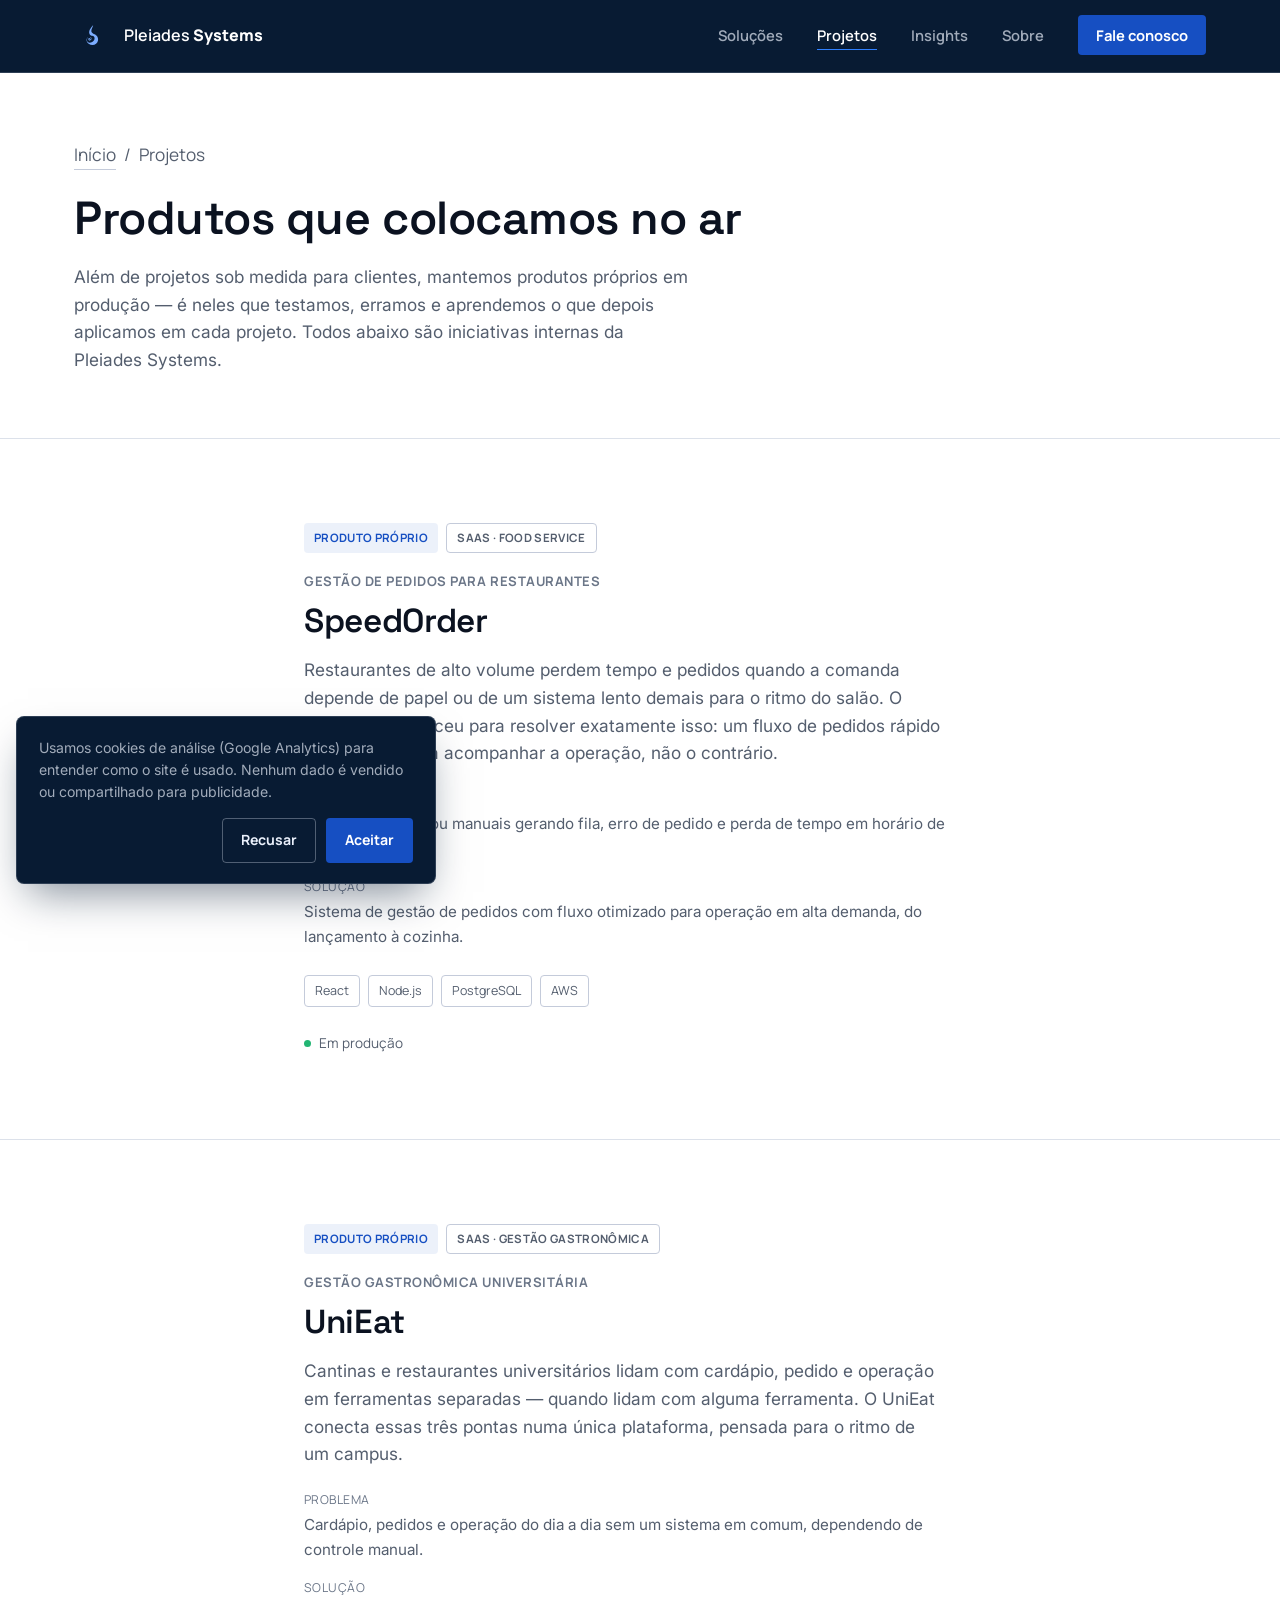
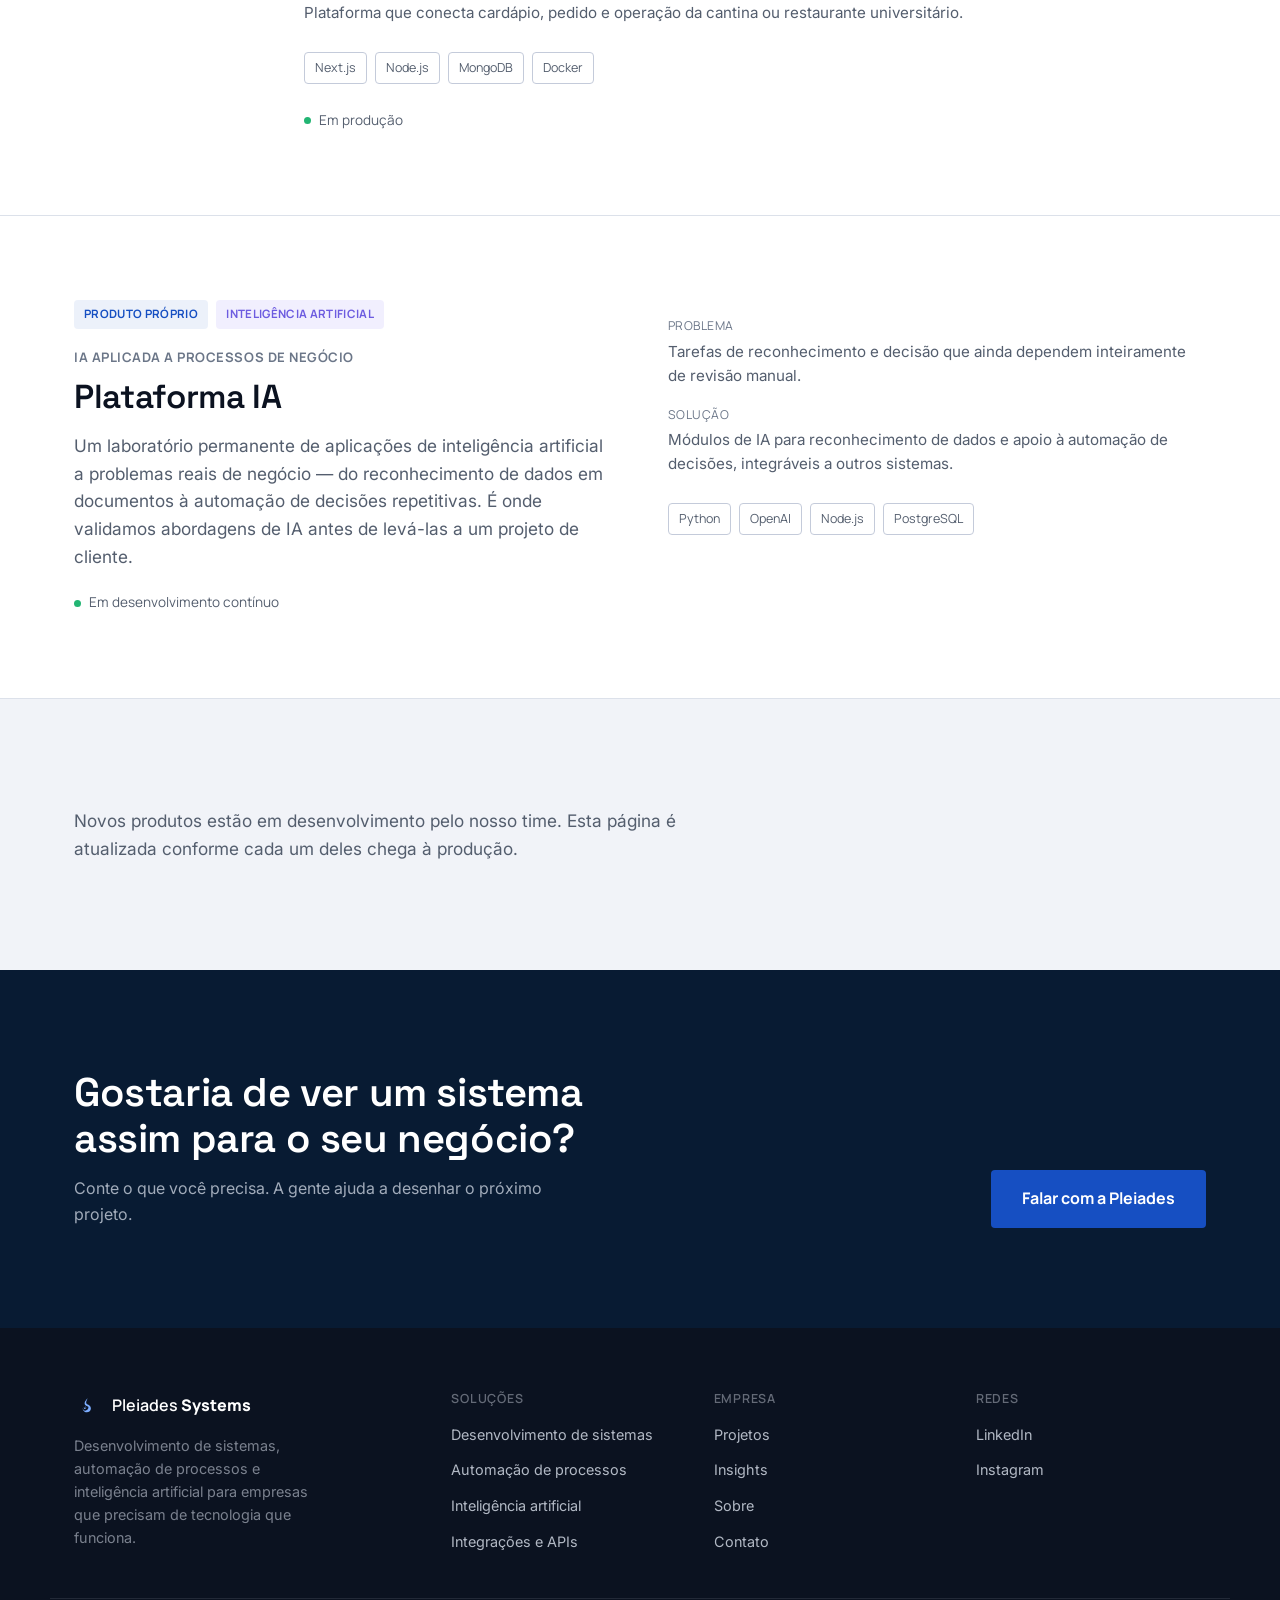
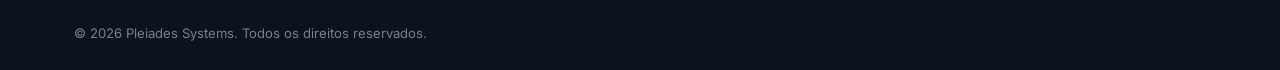
<file: projetos/index.html>
<!DOCTYPE html>
<html lang="pt-BR">
<head>
<meta charset="UTF-8">
<meta name="viewport" content="width=device-width, initial-scale=1.0">

<title>Projetos | SpeedOrder, UniEat e Plataforma IA — Pleiades Systems</title>
<meta name="description" content="Conheça os produtos próprios da Pleiades Systems: SpeedOrder, sistema de pedidos para restaurantes; UniEat, gestão gastronômica universitária; e Plataforma IA, inteligência artificial aplicada a processos.">
<link rel="canonical" href="https://www.pleiadessystems.com/projetos/">
<meta name="robots" content="index, follow">

<meta property="og:type" content="website">
<meta property="og:site_name" content="Pleiades Systems">
<meta property="og:title" content="Projetos | Pleiades Systems">
<meta property="og:description" content="Produtos próprios que colocamos no ar: SpeedOrder, UniEat e Plataforma IA.">
<meta property="og:url" content="https://www.pleiadessystems.com/projetos/">
<meta property="og:image" content="https://www.pleiadessystems.com/assets/og-image.jpg">
<meta property="og:locale" content="pt_BR">
<meta name="twitter:card" content="summary_large_image">

<link rel="icon" type="image/svg+xml" href="/PleaidesFavicon.svg">
<meta name="theme-color" content="#081B33">

<link rel="preconnect" href="https://fonts.googleapis.com">
<link rel="preconnect" href="https://fonts.gstatic.com" crossorigin>
<link href="https://fonts.googleapis.com/css2?family=Space+Grotesk:wght@500;600;700&family=Manrope:wght@500;600;700&family=Inter:wght@400;500;600&display=swap" rel="stylesheet">
<link rel="stylesheet" href="/style.css">

<script type="application/ld+json">
{
  "@context": "https://schema.org",
  "@type": "BreadcrumbList",
  "itemListElement": [
    { "@type": "ListItem", "position": 1, "name": "Início", "item": "https://www.pleiadessystems.com/" },
    { "@type": "ListItem", "position": 2, "name": "Projetos", "item": "https://www.pleiadessystems.com/projetos/" }
  ]
}
</script>
</head>
<body>

<a class="skip-link" href="#main-content">Pular para o conteúdo principal</a>

<header class="site-header" id="site-header">
  <div class="container header-inner">
    <a href="/" class="brand" aria-label="Pleiades Systems — página inicial">
      <span class="brand-mark" aria-hidden="true">
        <svg class="brand-mark-svg" viewBox="0 0 500 500" width="40" height="40">
          <g transform="translate(0.000000,500.000000) scale(0.100000,-0.100000)" fill="currentColor" stroke="none">
            <path d="M2322 3785 c-169 -185 -367 -501 -407 -651 -63 -234 12 -450 196-557 24 -14 96 -40 159 -57 172 -48 231 -85 274 -172 22 -43 26 -66 26 -133 0-138 -44 -240 -148 -348 -222 -229 -525 -273 -710 -103 -133 122 -130 406 4 557 l39 43 -33 -25 c-86 -62 -152 -214 -152 -349 0 -181 93 -342 262 -456 155-104 310 -154 475 -154 346 0 618 212 688 534 13 57 16 104 12 175 -11 197-66 320 -207 461 -86 86 -107 102 -230 165 -232 120 -329 196 -376 291 -25 51-26 62 -21 137 8 108 44 229 122 408 83 191 112 289 86 289 -5 0 -32 -25 -59-55z"/>
            <path d="M1912 2400 c74 -10 127 -38 162 -87 59 -84 42 -189 -42 -263 -52 -47-82 -49 -96 -8 -8 23 -5 31 22 56 51 48 40 111 -24 138 -31 13 -39 13 -67 -1-44 -21 -71 -69 -71 -126 0 -151 198 -214 317 -101 46 44 67 94 67 162 0 145-102 241 -255 238 l-70 -1 57 -7z"/>
            <path d="M1765 2370 c-3 -6 1 -7 9 -4 18 7 21 14 7 14 -6 0 -13 -4 -16 -10z"/>
          </g>
        </svg>
      </span>
      <span class="brand-name">Pleiades <strong>Systems</strong></span>
    </a>

    <nav class="main-nav" aria-label="Navegação principal">
      <ul>
        <li><a href="/solucoes/">Soluções</a></li>
        <li><a href="/projetos/" aria-current="page">Projetos</a></li>
        <li><a href="/insights/">Insights</a></li>
        <li><a href="/sobre/">Sobre</a></li>
        <li><a href="/contato/" class="nav-cta">Fale conosco</a></li>
      </ul>
    </nav>

    <button class="nav-toggle" id="navToggle" aria-expanded="false" aria-controls="mobileNav" aria-label="Abrir menu">
      <span></span><span></span><span></span>
    </button>
  </div>

  <div class="mobile-nav" id="mobileNav">
    <ul>
      <li><a href="/solucoes/">Soluções</a></li>
      <li><a href="/projetos/">Projetos</a></li>
      <li><a href="/insights/">Insights</a></li>
      <li><a href="/sobre/">Sobre</a></li>
      <li><a href="/contato/" class="nav-cta">Fale conosco</a></li>
    </ul>
  </div>
</header>

<main id="main-content">

<div class="masthead">
  <div class="container">
    <p class="breadcrumb"><a href="/">Início</a><span aria-hidden="true">/</span><span>Projetos</span></p>
    <h1>Produtos que colocamos no ar</h1>
    <p>Além de projetos sob medida para clientes, mantemos produtos próprios em produção — é neles que testamos, erramos e aprendemos o que depois aplicamos em cada projeto. Todos abaixo são iniciativas internas da Pleiades Systems.</p>
  </div>
</div>

<!-- ============================================================
     SPEEDORDER
============================================================ -->
<section class="project-feature" id="speedorder" aria-labelledby="speedorder-title">
  <div class="container project-feature-grid">
    <div>
      <div class="tag-row project-feature-tags">
        <span class="tag">Produto próprio</span>
        <span class="tag tag--outline">SaaS · Food service</span>
      </div>
      <p class="project-feature-context">Gestão de pedidos para restaurantes</p>
      <h2 id="speedorder-title">SpeedOrder</h2>
      <p class="lede">
        Restaurantes de alto volume perdem tempo e pedidos quando a comanda depende de
        papel ou de um sistema lento demais para o ritmo do salão. O SpeedOrder nasceu
        para resolver exatamente isso: um fluxo de pedidos rápido o suficiente para
        acompanhar a operação, não o contrário.
      </p>
      <dl class="project-feature-facts">
        <div>
          <dt>Problema</dt>
          <dd>Comandas lentas ou manuais gerando fila, erro de pedido e perda de tempo em horário de pico.</dd>
        </div>
        <div>
          <dt>Solução</dt>
          <dd>Sistema de gestão de pedidos com fluxo otimizado para operação em alta demanda, do lançamento à cozinha.</dd>
        </div>
      </dl>
      <ul class="project-feature-stack">
        <li>React</li><li>Node.js</li><li>PostgreSQL</li><li>AWS</li>
      </ul>
      <p class="project-status"><span class="project-status-dot" aria-hidden="true"></span>Em produção</p>
    </div>
  </div>
</section>

<!-- ============================================================
     UNIEAT
============================================================ -->
<section class="project-feature" id="unieat" aria-labelledby="unieat-title">
  <div class="container project-feature-grid">
    <div>
      <div class="tag-row project-feature-tags">
        <span class="tag">Produto próprio</span>
        <span class="tag tag--outline">SaaS · Gestão gastronômica</span>
      </div>
      <p class="project-feature-context">Gestão gastronômica universitária</p>
      <h2 id="unieat-title">UniEat</h2>
      <p class="lede">
        Cantinas e restaurantes universitários lidam com cardápio, pedido e operação em
        ferramentas separadas — quando lidam com alguma ferramenta. O UniEat conecta
        essas três pontas numa única plataforma, pensada para o ritmo de um campus.
      </p>
      <dl class="project-feature-facts">
        <div>
          <dt>Problema</dt>
          <dd>Cardápio, pedidos e operação do dia a dia sem um sistema em comum, dependendo de controle manual.</dd>
        </div>
        <div>
          <dt>Solução</dt>
          <dd>Plataforma que conecta cardápio, pedido e operação da cantina ou restaurante universitário.</dd>
        </div>
      </dl>
      <ul class="project-feature-stack">
        <li>Next.js</li><li>Node.js</li><li>MongoDB</li><li>Docker</li>
      </ul>
      <p class="project-status"><span class="project-status-dot" aria-hidden="true"></span>Em produção</p>
    </div>
  </div>
</section>

<!-- ============================================================
     PLATAFORMA IA — layout empilhado, diferente dos anteriores
============================================================ -->
<section class="project-feature project-feature--stacked" id="plataforma-ia" aria-labelledby="ia-project-title">
  <div class="container">
    <div class="project-feature--stacked-grid">
      <div>
        <div class="tag-row project-feature-tags">
          <span class="tag">Produto próprio</span>
          <span class="tag tag--violet">Inteligência artificial</span>
        </div>
        <p class="project-feature-context">IA aplicada a processos de negócio</p>
        <h2 id="ia-project-title">Plataforma IA</h2>
        <p class="lede">
          Um laboratório permanente de aplicações de inteligência artificial a
          problemas reais de negócio — do reconhecimento de dados em documentos
          à automação de decisões repetitivas. É onde validamos abordagens de IA
          antes de levá-las a um projeto de cliente.
        </p>
        <p class="project-status"><span class="project-status-dot project-status--dev" aria-hidden="true"></span>Em desenvolvimento contínuo</p>
      </div>
      <div>
        <dl class="project-feature-facts">
          <div>
            <dt>Problema</dt>
            <dd>Tarefas de reconhecimento e decisão que ainda dependem inteiramente de revisão manual.</dd>
          </div>
          <div>
            <dt>Solução</dt>
            <dd>Módulos de IA para reconhecimento de dados e apoio à automação de decisões, integráveis a outros sistemas.</dd>
          </div>
        </dl>
        <ul class="project-feature-stack">
          <li>Python</li><li>OpenAI</li><li>Node.js</li><li>PostgreSQL</li>
        </ul>
      </div>
    </div>
  </div>
</section>

<!-- ============================================================
     PRÓXIMOS PROJETOS
============================================================ -->
<section class="section section-alt">
  <div class="container">
    <p class="lede" style="max-width:640px">
      Novos produtos estão em desenvolvimento pelo nosso time. Esta página é atualizada
      conforme cada um deles chega à produção.
    </p>
  </div>
</section>

<!-- ============================================================
     CTA FINAL
============================================================ -->
<section class="cta-band" aria-labelledby="cta-title">
  <div class="container cta-band-grid">
    <div>
      <h2 id="cta-title">Gostaria de ver um sistema assim para o seu negócio?</h2>
      <p>Conte o que você precisa. A gente ajuda a desenhar o próximo projeto.</p>
    </div>
    <div class="cta-band-actions">
      <a href="/contato/" class="btn btn-primary btn-lg">Falar com a Pleiades</a>
    </div>
  </div>
</section>

</main>

<footer class="site-footer">
  <div class="container footer-grid">
    <div class="footer-brand">
      <a href="/" class="brand" aria-label="Pleiades Systems — página inicial">
        <span class="brand-mark" aria-hidden="true">
          <svg class="brand-mark-svg" viewBox="0 0 500 500" width="28" height="28">
            <g transform="translate(0.000000,500.000000) scale(0.100000,-0.100000)" fill="currentColor" stroke="none">
              <path d="M2322 3785 c-169 -185 -367 -501 -407 -651 -63 -234 12 -450 196-557 24 -14 96 -40 159 -57 172 -48 231 -85 274 -172 22 -43 26 -66 26 -133 0-138 -44 -240 -148 -348 -222 -229 -525 -273 -710 -103 -133 122 -130 406 4 557 l39 43 -33 -25 c-86 -62 -152 -214 -152 -349 0 -181 93 -342 262 -456 155-104 310 -154 475 -154 346 0 618 212 688 534 13 57 16 104 12 175 -11 197-66 320 -207 461 -86 86 -107 102 -230 165 -232 120 -329 196 -376 291 -25 51-26 62 -21 137 8 108 44 229 122 408 83 191 112 289 86 289 -5 0 -32 -25 -59-55z"/>
              <path d="M1912 2400 c74 -10 127 -38 162 -87 59 -84 42 -189 -42 -263 -52 -47-82 -49 -96 -8 -8 23 -5 31 22 56 51 48 40 111 -24 138 -31 13 -39 13 -67 -1-44 -21 -71 -69 -71 -126 0 -151 198 -214 317 -101 46 44 67 94 67 162 0 145-102 241 -255 238 l-70 -1 57 -7z"/>
              <path d="M1765 2370 c-3 -6 1 -7 9 -4 18 7 21 14 7 14 -6 0 -13 -4 -16 -10z"/>
            </g>
          </svg>
        </span>
        <span class="brand-name">Pleiades <strong>Systems</strong></span>
      </a>
      <p>Desenvolvimento de sistemas, automação de processos e inteligência artificial para empresas que precisam de tecnologia que funciona.</p>
    </div>

    <nav class="footer-col" aria-label="Soluções">
      <h3>Soluções</h3>
      <ul>
        <li><a href="/solucoes/#sistemas">Desenvolvimento de sistemas</a></li>
        <li><a href="/solucoes/#automacao">Automação de processos</a></li>
        <li><a href="/solucoes/#ia">Inteligência artificial</a></li>
        <li><a href="/solucoes/#integracoes">Integrações e APIs</a></li>
      </ul>
    </nav>

    <nav class="footer-col" aria-label="Empresa">
      <h3>Empresa</h3>
      <ul>
        <li><a href="/projetos/">Projetos</a></li>
        <li><a href="/insights/">Insights</a></li>
        <li><a href="/sobre/">Sobre</a></li>
        <li><a href="/contato/">Contato</a></li>
      </ul>
    </nav>

    <nav class="footer-col" aria-label="Redes sociais">
      <h3>Redes</h3>
      <ul>
        <li><a href="https://www.linkedin.com/company/pleiades-systems" target="_blank" rel="noopener noreferrer">LinkedIn</a></li>
        <li><a href="https://www.instagram.com/pleiadessystems" target="_blank" rel="noopener noreferrer">Instagram</a></li>
      </ul>
    </nav>
  </div>

  <div class="container footer-bottom">
    <p>© <span id="year"></span> Pleiades Systems. Todos os direitos reservados.</p>
  </div>
</footer>

<a
  href="https://wa.me/5511944007513?text=Ol%C3%A1%2C%20vim%20pelo%20site%20da%20Pleiades%20Systems%20e%20gostaria%20de%20saber%20mais."
  class="whatsapp-float"
  target="_blank"
  rel="noopener noreferrer"
  aria-label="Falar no WhatsApp"
>
  <svg width="28" height="28" viewBox="0 0 32 32" aria-hidden="true">
    <path fill="currentColor" d="M16.02 3C9.4 3 4 8.38 4 15c0 2.32.66 4.49 1.8 6.34L3.99 29l7.85-1.77A11.94 11.94 0 0 0 16.02 27C22.64 27 28 21.62 28 15S22.64 3 16.02 3zm0 21.8c-1.98 0-3.83-.55-5.4-1.5l-.39-.23-4.66 1.05 1.08-4.53-.25-.4A9.75 9.75 0 0 1 5.2 15c0-5.98 4.85-10.83 10.82-10.83S26.84 9.02 26.84 15 22 24.8 16.02 24.8z"/>
    <path fill="currentColor" d="M21.6 17.86c-.3-.15-1.77-.87-2.05-.97-.28-.1-.48-.15-.68.15-.2.3-.78.97-.96 1.17-.18.2-.35.22-.65.08-.3-.15-1.28-.47-2.44-1.5-.9-.8-1.51-1.79-1.69-2.09-.18-.3-.02-.46.13-.61.14-.14.3-.35.45-.53.15-.18.2-.3.3-.5.1-.2.05-.38-.03-.53-.08-.15-.68-1.63-.93-2.24-.24-.58-.49-.5-.68-.51h-.58c-.2 0-.53.08-.8.38-.28.3-1.05 1.03-1.05 2.5 0 1.47 1.08 2.9 1.23 3.1.15.2 2.12 3.24 5.15 4.54.72.31 1.28.5 1.72.63.72.23 1.38.2 1.9.12.58-.09 1.77-.72 2.02-1.42.25-.7.25-1.3.18-1.42-.07-.13-.28-.2-.58-.35z"/>
  </svg>
</a>

<script src="/script.js"></script>
</body>
</html>
</file>
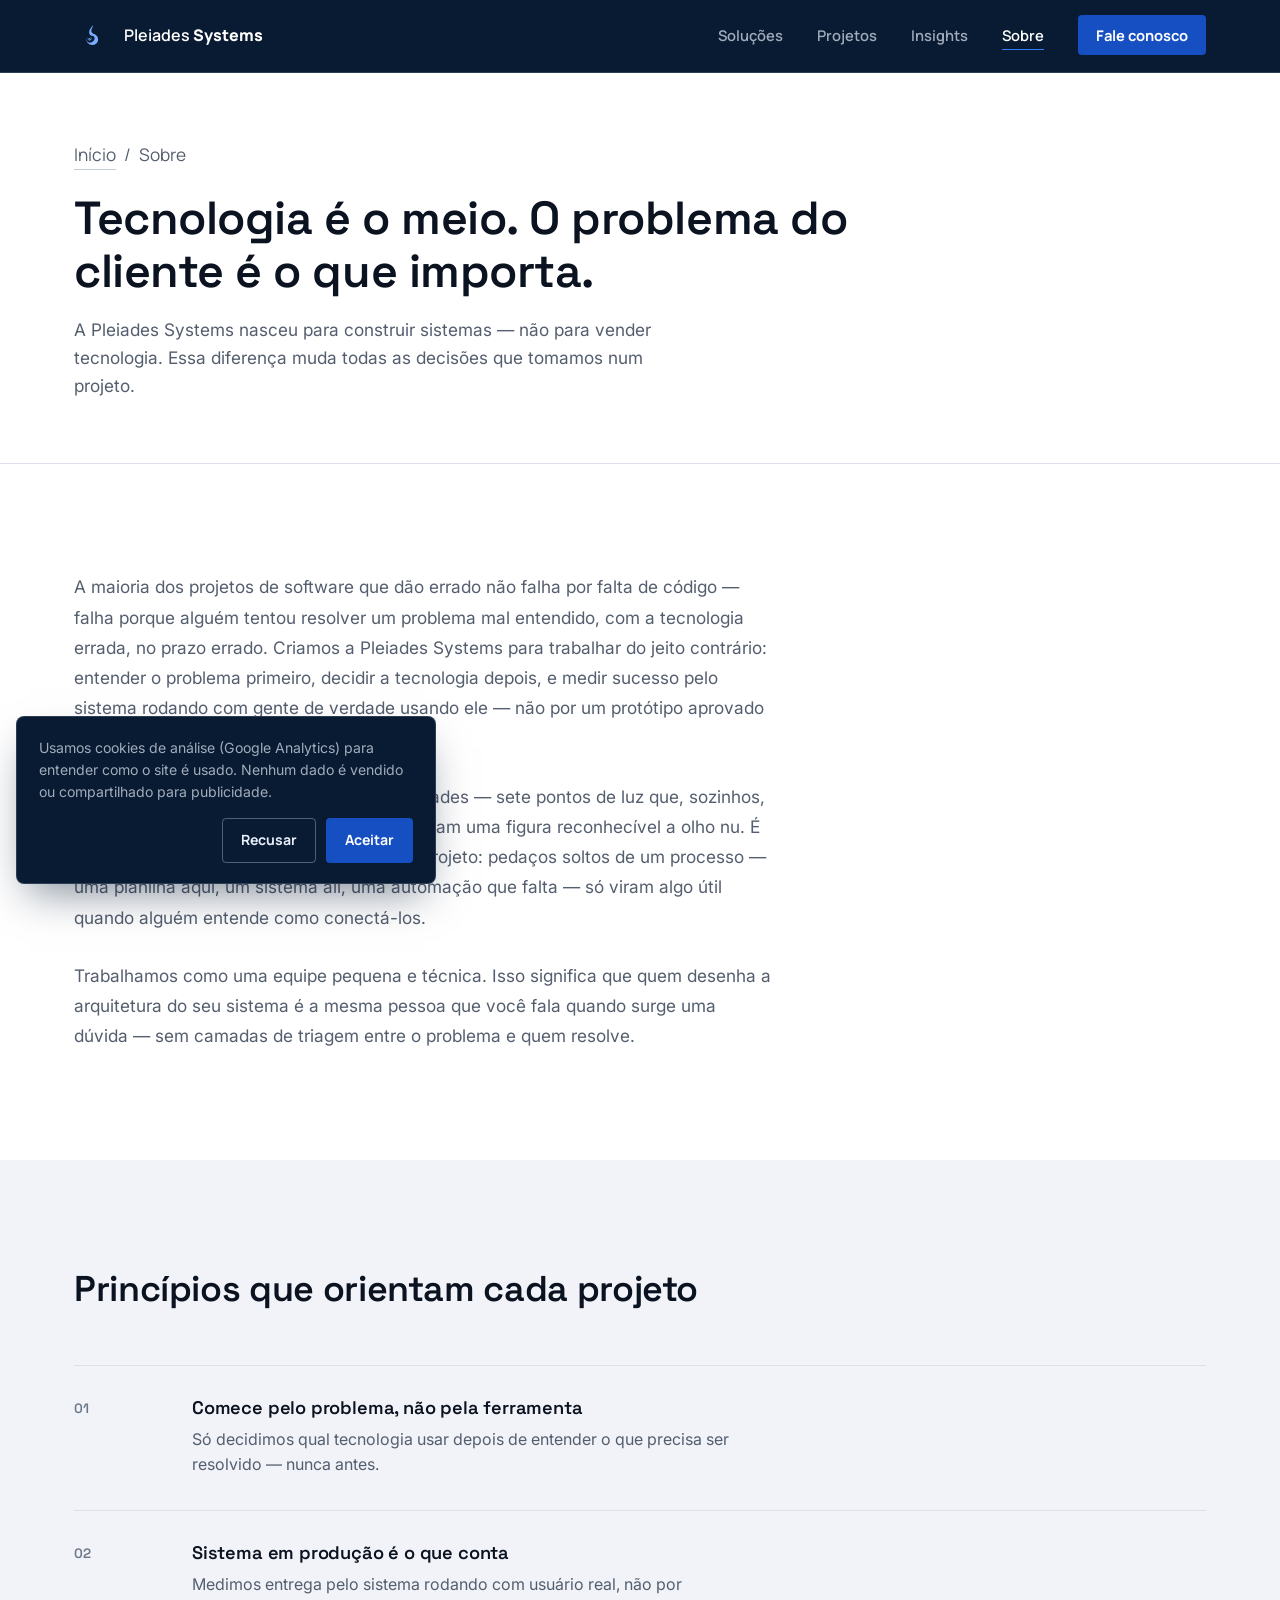
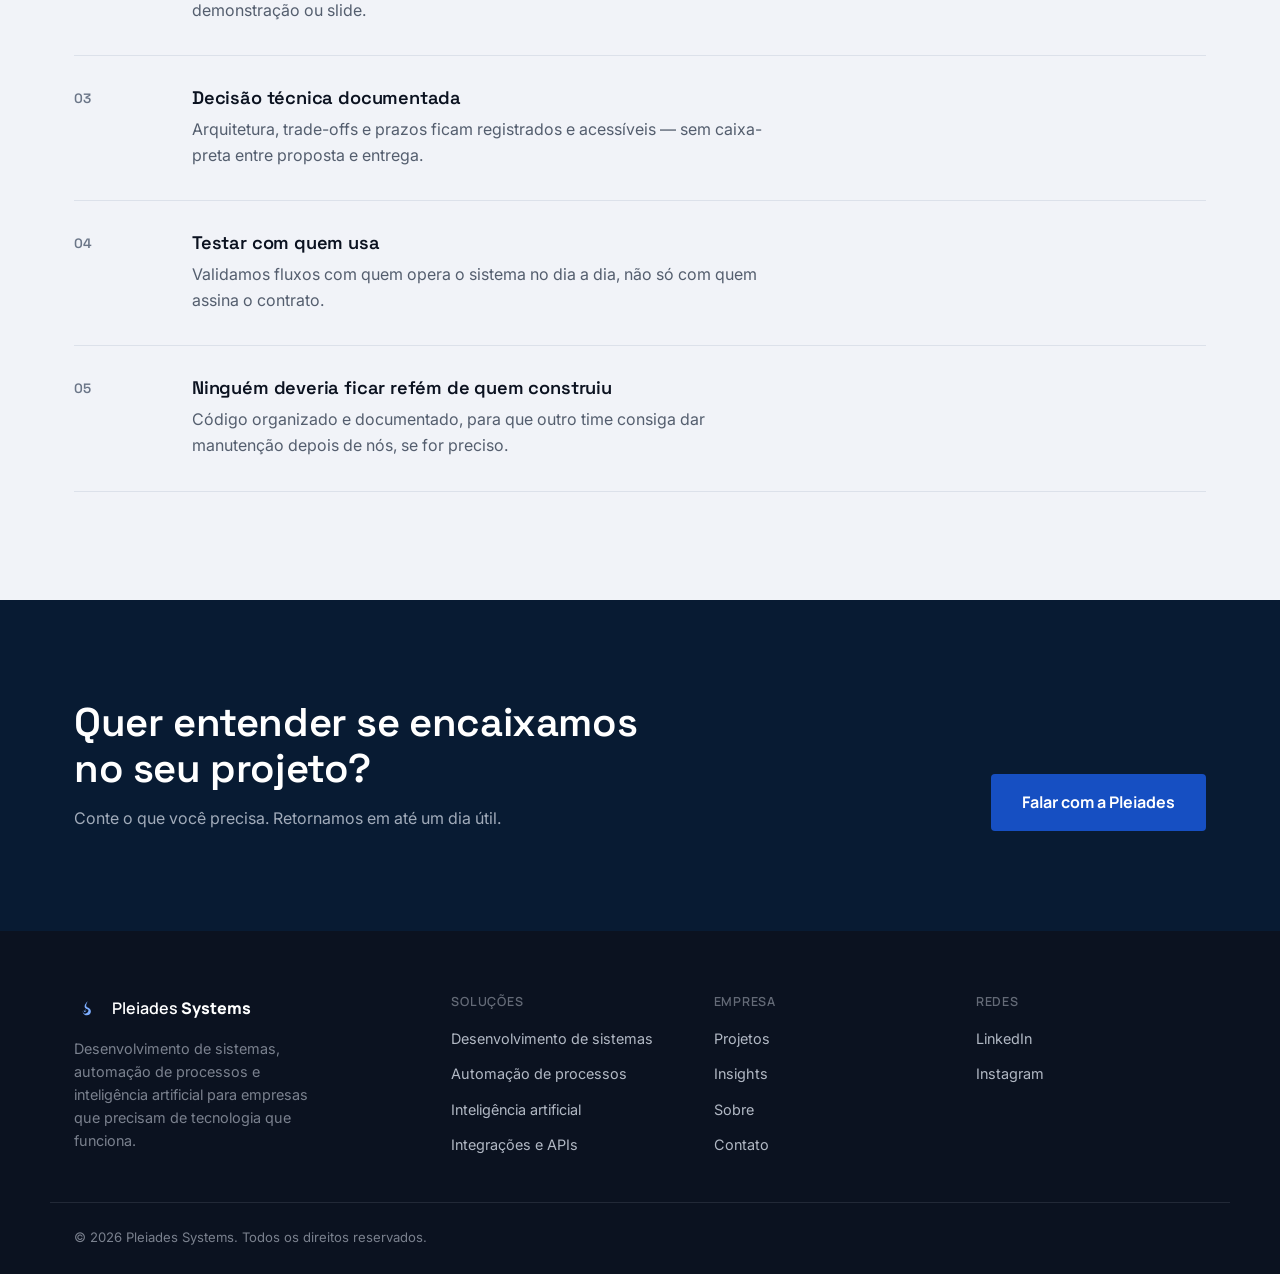
<file: sobre/index.html>
<!DOCTYPE html>
<html lang="pt-BR">
<head>
<meta charset="UTF-8">
<meta name="viewport" content="width=device-width, initial-scale=1.0">

<title>Sobre a Pleiades Systems</title>
<meta name="description" content="Por que a Pleiades Systems existe, o que acreditamos sobre tecnologia e os princípios que orientam cada projeto que construímos.">
<link rel="canonical" href="https://www.pleiadessystems.com/sobre/">
<meta name="robots" content="index, follow">

<meta property="og:type" content="website">
<meta property="og:site_name" content="Pleiades Systems">
<meta property="og:title" content="Sobre a Pleiades Systems">
<meta property="og:description" content="Por que existimos, o que acreditamos sobre tecnologia e como trabalhamos.">
<meta property="og:url" content="https://www.pleiadessystems.com/sobre/">
<meta property="og:image" content="https://www.pleiadessystems.com/assets/og-image.jpg">
<meta property="og:locale" content="pt_BR">
<meta name="twitter:card" content="summary_large_image">

<link rel="icon" type="image/svg+xml" href="/PleaidesFavicon.svg">
<meta name="theme-color" content="#081B33">

<link rel="preconnect" href="https://fonts.googleapis.com">
<link rel="preconnect" href="https://fonts.gstatic.com" crossorigin>
<link href="https://fonts.googleapis.com/css2?family=Space+Grotesk:wght@500;600;700&family=Manrope:wght@500;600;700&family=Inter:wght@400;500;600&display=swap" rel="stylesheet">
<link rel="stylesheet" href="/style.css">

<script type="application/ld+json">
{
  "@context": "https://schema.org",
  "@type": "BreadcrumbList",
  "itemListElement": [
    { "@type": "ListItem", "position": 1, "name": "Início", "item": "https://www.pleiadessystems.com/" },
    { "@type": "ListItem", "position": 2, "name": "Sobre", "item": "https://www.pleiadessystems.com/sobre/" }
  ]
}
</script>
</head>
<body>

<a class="skip-link" href="#main-content">Pular para o conteúdo principal</a>

<header class="site-header" id="site-header">
  <div class="container header-inner">
    <a href="/" class="brand" aria-label="Pleiades Systems — página inicial">
      <span class="brand-mark" aria-hidden="true">
        <svg class="brand-mark-svg" viewBox="0 0 500 500" width="40" height="40">
          <g transform="translate(0.000000,500.000000) scale(0.100000,-0.100000)" fill="currentColor" stroke="none">
            <path d="M2322 3785 c-169 -185 -367 -501 -407 -651 -63 -234 12 -450 196-557 24 -14 96 -40 159 -57 172 -48 231 -85 274 -172 22 -43 26 -66 26 -133 0-138 -44 -240 -148 -348 -222 -229 -525 -273 -710 -103 -133 122 -130 406 4 557 l39 43 -33 -25 c-86 -62 -152 -214 -152 -349 0 -181 93 -342 262 -456 155-104 310 -154 475 -154 346 0 618 212 688 534 13 57 16 104 12 175 -11 197-66 320 -207 461 -86 86 -107 102 -230 165 -232 120 -329 196 -376 291 -25 51-26 62 -21 137 8 108 44 229 122 408 83 191 112 289 86 289 -5 0 -32 -25 -59-55z"/>
            <path d="M1912 2400 c74 -10 127 -38 162 -87 59 -84 42 -189 -42 -263 -52 -47-82 -49 -96 -8 -8 23 -5 31 22 56 51 48 40 111 -24 138 -31 13 -39 13 -67 -1-44 -21 -71 -69 -71 -126 0 -151 198 -214 317 -101 46 44 67 94 67 162 0 145-102 241 -255 238 l-70 -1 57 -7z"/>
            <path d="M1765 2370 c-3 -6 1 -7 9 -4 18 7 21 14 7 14 -6 0 -13 -4 -16 -10z"/>
          </g>
        </svg>
      </span>
      <span class="brand-name">Pleiades <strong>Systems</strong></span>
    </a>

    <nav class="main-nav" aria-label="Navegação principal">
      <ul>
        <li><a href="/solucoes/">Soluções</a></li>
        <li><a href="/projetos/">Projetos</a></li>
        <li><a href="/insights/">Insights</a></li>
        <li><a href="/sobre/" aria-current="page">Sobre</a></li>
        <li><a href="/contato/" class="nav-cta">Fale conosco</a></li>
      </ul>
    </nav>

    <button class="nav-toggle" id="navToggle" aria-expanded="false" aria-controls="mobileNav" aria-label="Abrir menu">
      <span></span><span></span><span></span>
    </button>
  </div>

  <div class="mobile-nav" id="mobileNav">
    <ul>
      <li><a href="/solucoes/">Soluções</a></li>
      <li><a href="/projetos/">Projetos</a></li>
      <li><a href="/insights/">Insights</a></li>
      <li><a href="/sobre/">Sobre</a></li>
      <li><a href="/contato/" class="nav-cta">Fale conosco</a></li>
    </ul>
  </div>
</header>

<main id="main-content">

<div class="masthead">
  <div class="container">
    <p class="breadcrumb"><a href="/">Início</a><span aria-hidden="true">/</span><span>Sobre</span></p>
    <h1>Tecnologia é o meio. O problema do cliente é o que importa.</h1>
    <p>A Pleiades Systems nasceu para construir sistemas — não para vender tecnologia. Essa diferença muda todas as decisões que tomamos num projeto.</p>
  </div>
</div>

<section class="section">
  <div class="container">
    <div style="display:grid;gap:28px;max-width:700px;">
      <p style="font-size:1.08rem;color:var(--muted);line-height:1.75;">
        A maioria dos projetos de software que dão errado não falha por falta de código —
        falha porque alguém tentou resolver um problema mal entendido, com a tecnologia
        errada, no prazo errado. Criamos a Pleiades Systems para trabalhar do jeito
        contrário: entender o problema primeiro, decidir a tecnologia depois, e medir
        sucesso pelo sistema rodando com gente de verdade usando ele — não por um
        protótipo aprovado em reunião.
      </p>
      <p style="font-size:1.08rem;color:var(--muted);line-height:1.75;">
        O nome vem do aglomerado de estrelas Plêiades — sete pontos de luz que, sozinhos,
        são só brilho espalhado no céu. Juntos, formam uma figura reconhecível a olho nu.
        É mais ou menos assim que enxergamos um projeto: pedaços soltos de um processo —
        uma planilha aqui, um sistema ali, uma automação que falta — só viram algo útil
        quando alguém entende como conectá-los.
      </p>
      <p style="font-size:1.08rem;color:var(--muted);line-height:1.75;">
        Trabalhamos como uma equipe pequena e técnica. Isso significa que quem desenha a
        arquitetura do seu sistema é a mesma pessoa que você fala quando surge uma dúvida
        — sem camadas de triagem entre o problema e quem resolve.
      </p>
    </div>
  </div>
</section>

<section class="section section-alt" aria-labelledby="principios-title">
  <div class="container">
    <div class="section-head">
      <h2 id="principios-title">Princípios que orientam cada projeto</h2>
    </div>

    <div class="about-principles">
      <div class="about-principle">
        <span class="eyebrow-num">01</span>
        <div>
          <h3>Comece pelo problema, não pela ferramenta</h3>
          <p>Só decidimos qual tecnologia usar depois de entender o que precisa ser resolvido — nunca antes.</p>
        </div>
      </div>
      <div class="about-principle">
        <span class="eyebrow-num">02</span>
        <div>
          <h3>Sistema em produção é o que conta</h3>
          <p>Medimos entrega pelo sistema rodando com usuário real, não por demonstração ou slide.</p>
        </div>
      </div>
      <div class="about-principle">
        <span class="eyebrow-num">03</span>
        <div>
          <h3>Decisão técnica documentada</h3>
          <p>Arquitetura, trade-offs e prazos ficam registrados e acessíveis — sem caixa-preta entre proposta e entrega.</p>
        </div>
      </div>
      <div class="about-principle">
        <span class="eyebrow-num">04</span>
        <div>
          <h3>Testar com quem usa</h3>
          <p>Validamos fluxos com quem opera o sistema no dia a dia, não só com quem assina o contrato.</p>
        </div>
      </div>
      <div class="about-principle">
        <span class="eyebrow-num">05</span>
        <div>
          <h3>Ninguém deveria ficar refém de quem construiu</h3>
          <p>Código organizado e documentado, para que outro time consiga dar manutenção depois de nós, se for preciso.</p>
        </div>
      </div>
    </div>
  </div>
</section>

<section class="cta-band" aria-labelledby="cta-title">
  <div class="container cta-band-grid">
    <div>
      <h2 id="cta-title">Quer entender se encaixamos no seu projeto?</h2>
      <p>Conte o que você precisa. Retornamos em até um dia útil.</p>
    </div>
    <div class="cta-band-actions">
      <a href="/contato/" class="btn btn-primary btn-lg">Falar com a Pleiades</a>
    </div>
  </div>
</section>

</main>

<footer class="site-footer">
  <div class="container footer-grid">
    <div class="footer-brand">
      <a href="/" class="brand" aria-label="Pleiades Systems — página inicial">
        <span class="brand-mark" aria-hidden="true">
          <svg class="brand-mark-svg" viewBox="0 0 500 500" width="28" height="28">
            <g transform="translate(0.000000,500.000000) scale(0.100000,-0.100000)" fill="currentColor" stroke="none">
              <path d="M2322 3785 c-169 -185 -367 -501 -407 -651 -63 -234 12 -450 196-557 24 -14 96 -40 159 -57 172 -48 231 -85 274 -172 22 -43 26 -66 26 -133 0-138 -44 -240 -148 -348 -222 -229 -525 -273 -710 -103 -133 122 -130 406 4 557 l39 43 -33 -25 c-86 -62 -152 -214 -152 -349 0 -181 93 -342 262 -456 155-104 310 -154 475 -154 346 0 618 212 688 534 13 57 16 104 12 175 -11 197-66 320 -207 461 -86 86 -107 102 -230 165 -232 120 -329 196 -376 291 -25 51-26 62 -21 137 8 108 44 229 122 408 83 191 112 289 86 289 -5 0 -32 -25 -59-55z"/>
              <path d="M1912 2400 c74 -10 127 -38 162 -87 59 -84 42 -189 -42 -263 -52 -47-82 -49 -96 -8 -8 23 -5 31 22 56 51 48 40 111 -24 138 -31 13 -39 13 -67 -1-44 -21 -71 -69 -71 -126 0 -151 198 -214 317 -101 46 44 67 94 67 162 0 145-102 241 -255 238 l-70 -1 57 -7z"/>
              <path d="M1765 2370 c-3 -6 1 -7 9 -4 18 7 21 14 7 14 -6 0 -13 -4 -16 -10z"/>
            </g>
          </svg>
        </span>
        <span class="brand-name">Pleiades <strong>Systems</strong></span>
      </a>
      <p>Desenvolvimento de sistemas, automação de processos e inteligência artificial para empresas que precisam de tecnologia que funciona.</p>
    </div>

    <nav class="footer-col" aria-label="Soluções">
      <h3>Soluções</h3>
      <ul>
        <li><a href="/solucoes/#sistemas">Desenvolvimento de sistemas</a></li>
        <li><a href="/solucoes/#automacao">Automação de processos</a></li>
        <li><a href="/solucoes/#ia">Inteligência artificial</a></li>
        <li><a href="/solucoes/#integracoes">Integrações e APIs</a></li>
      </ul>
    </nav>

    <nav class="footer-col" aria-label="Empresa">
      <h3>Empresa</h3>
      <ul>
        <li><a href="/projetos/">Projetos</a></li>
        <li><a href="/insights/">Insights</a></li>
        <li><a href="/sobre/">Sobre</a></li>
        <li><a href="/contato/">Contato</a></li>
      </ul>
    </nav>

    <nav class="footer-col" aria-label="Redes sociais">
      <h3>Redes</h3>
      <ul>
        <li><a href="https://www.linkedin.com/company/pleiades-systems" target="_blank" rel="noopener noreferrer">LinkedIn</a></li>
        <li><a href="https://www.instagram.com/pleiadessystems" target="_blank" rel="noopener noreferrer">Instagram</a></li>
      </ul>
    </nav>
  </div>

  <div class="container footer-bottom">
    <p>© <span id="year"></span> Pleiades Systems. Todos os direitos reservados.</p>
  </div>
</footer>

<a
  href="https://wa.me/5511944007513?text=Ol%C3%A1%2C%20vim%20pelo%20site%20da%20Pleiades%20Systems%20e%20gostaria%20de%20saber%20mais."
  class="whatsapp-float"
  target="_blank"
  rel="noopener noreferrer"
  aria-label="Falar no WhatsApp"
>
  <svg width="28" height="28" viewBox="0 0 32 32" aria-hidden="true">
    <path fill="currentColor" d="M16.02 3C9.4 3 4 8.38 4 15c0 2.32.66 4.49 1.8 6.34L3.99 29l7.85-1.77A11.94 11.94 0 0 0 16.02 27C22.64 27 28 21.62 28 15S22.64 3 16.02 3zm0 21.8c-1.98 0-3.83-.55-5.4-1.5l-.39-.23-4.66 1.05 1.08-4.53-.25-.4A9.75 9.75 0 0 1 5.2 15c0-5.98 4.85-10.83 10.82-10.83S26.84 9.02 26.84 15 22 24.8 16.02 24.8z"/>
    <path fill="currentColor" d="M21.6 17.86c-.3-.15-1.77-.87-2.05-.97-.28-.1-.48-.15-.68.15-.2.3-.78.97-.96 1.17-.18.2-.35.22-.65.08-.3-.15-1.28-.47-2.44-1.5-.9-.8-1.51-1.79-1.69-2.09-.18-.3-.02-.46.13-.61.14-.14.3-.35.45-.53.15-.18.2-.3.3-.5.1-.2.05-.38-.03-.53-.08-.15-.68-1.63-.93-2.24-.24-.58-.49-.5-.68-.51h-.58c-.2 0-.53.08-.8.38-.28.3-1.05 1.03-1.05 2.5 0 1.47 1.08 2.9 1.23 3.1.15.2 2.12 3.24 5.15 4.54.72.31 1.28.5 1.72.63.72.23 1.38.2 1.9.12.58-.09 1.77-.72 2.02-1.42.25-.7.25-1.3.18-1.42-.07-.13-.28-.2-.58-.35z"/>
  </svg>
</a>

<script src="/script.js"></script>
</body>
</html>
</file>
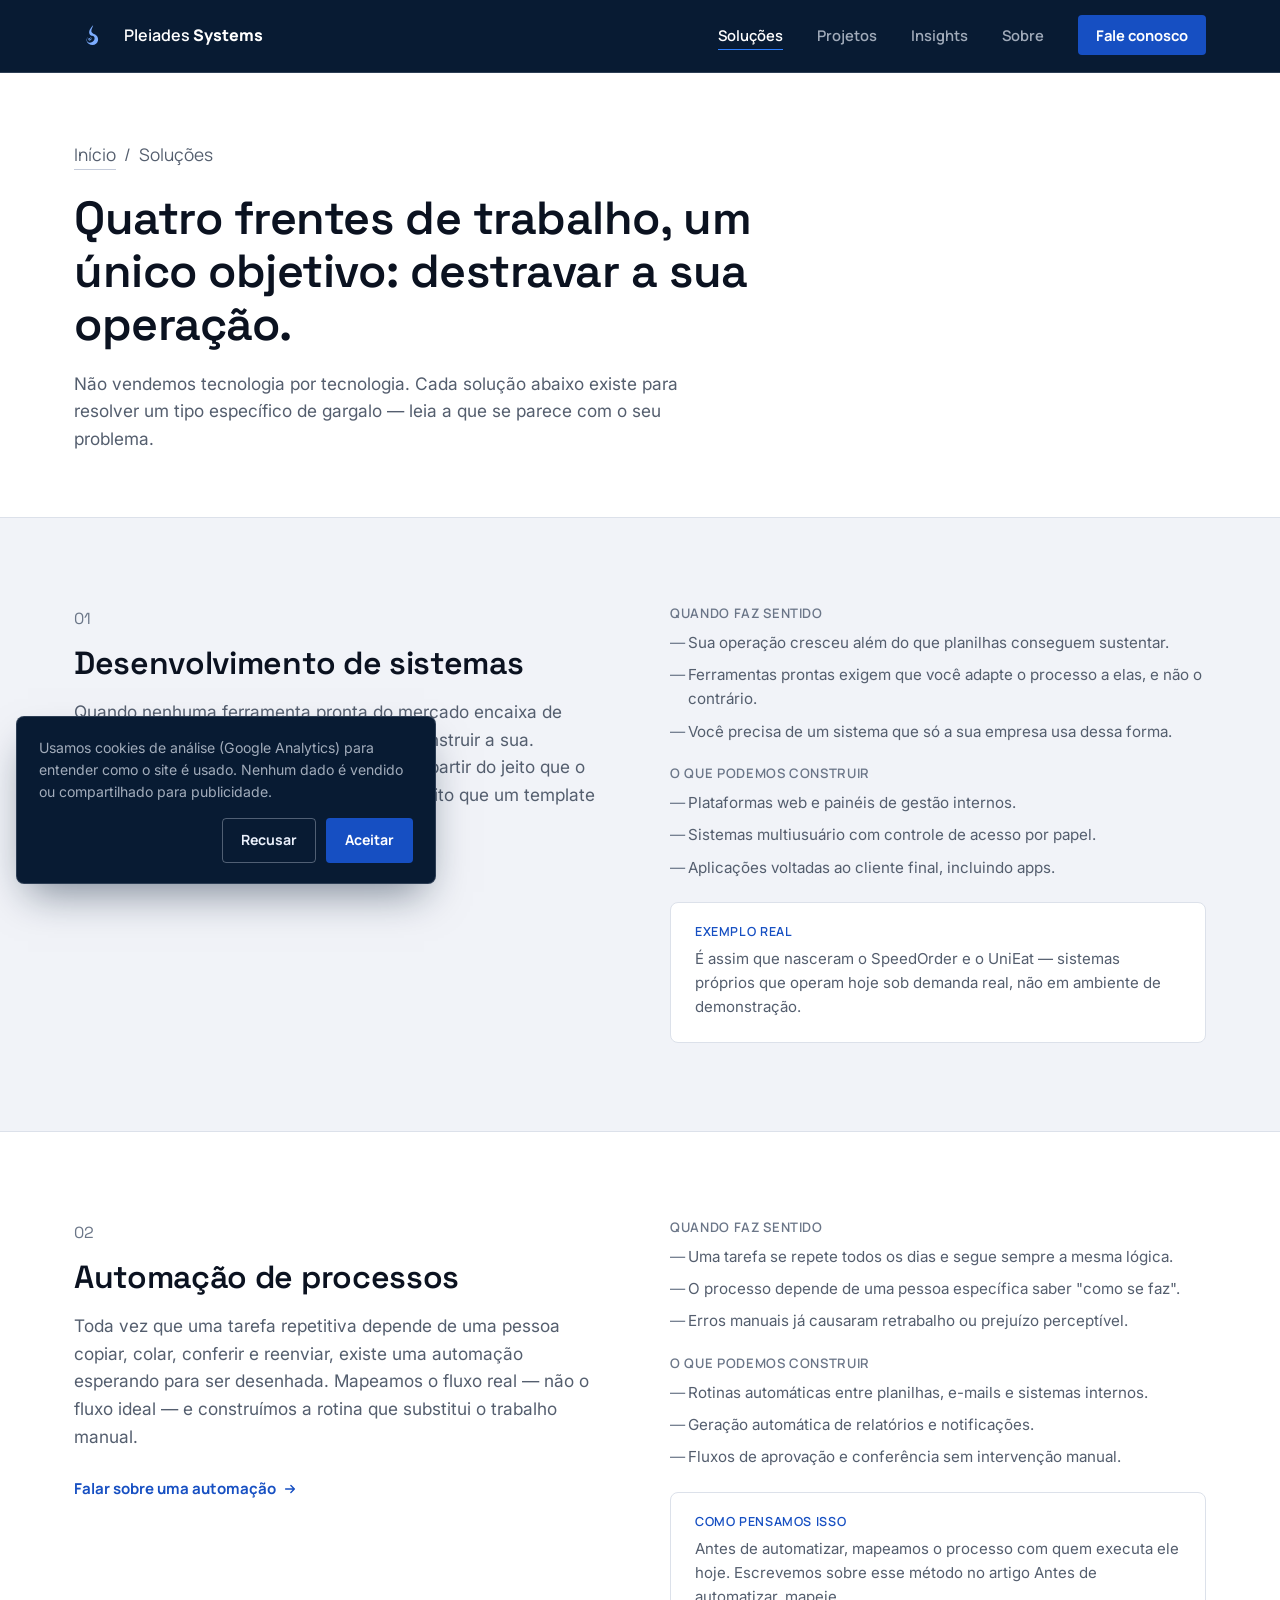
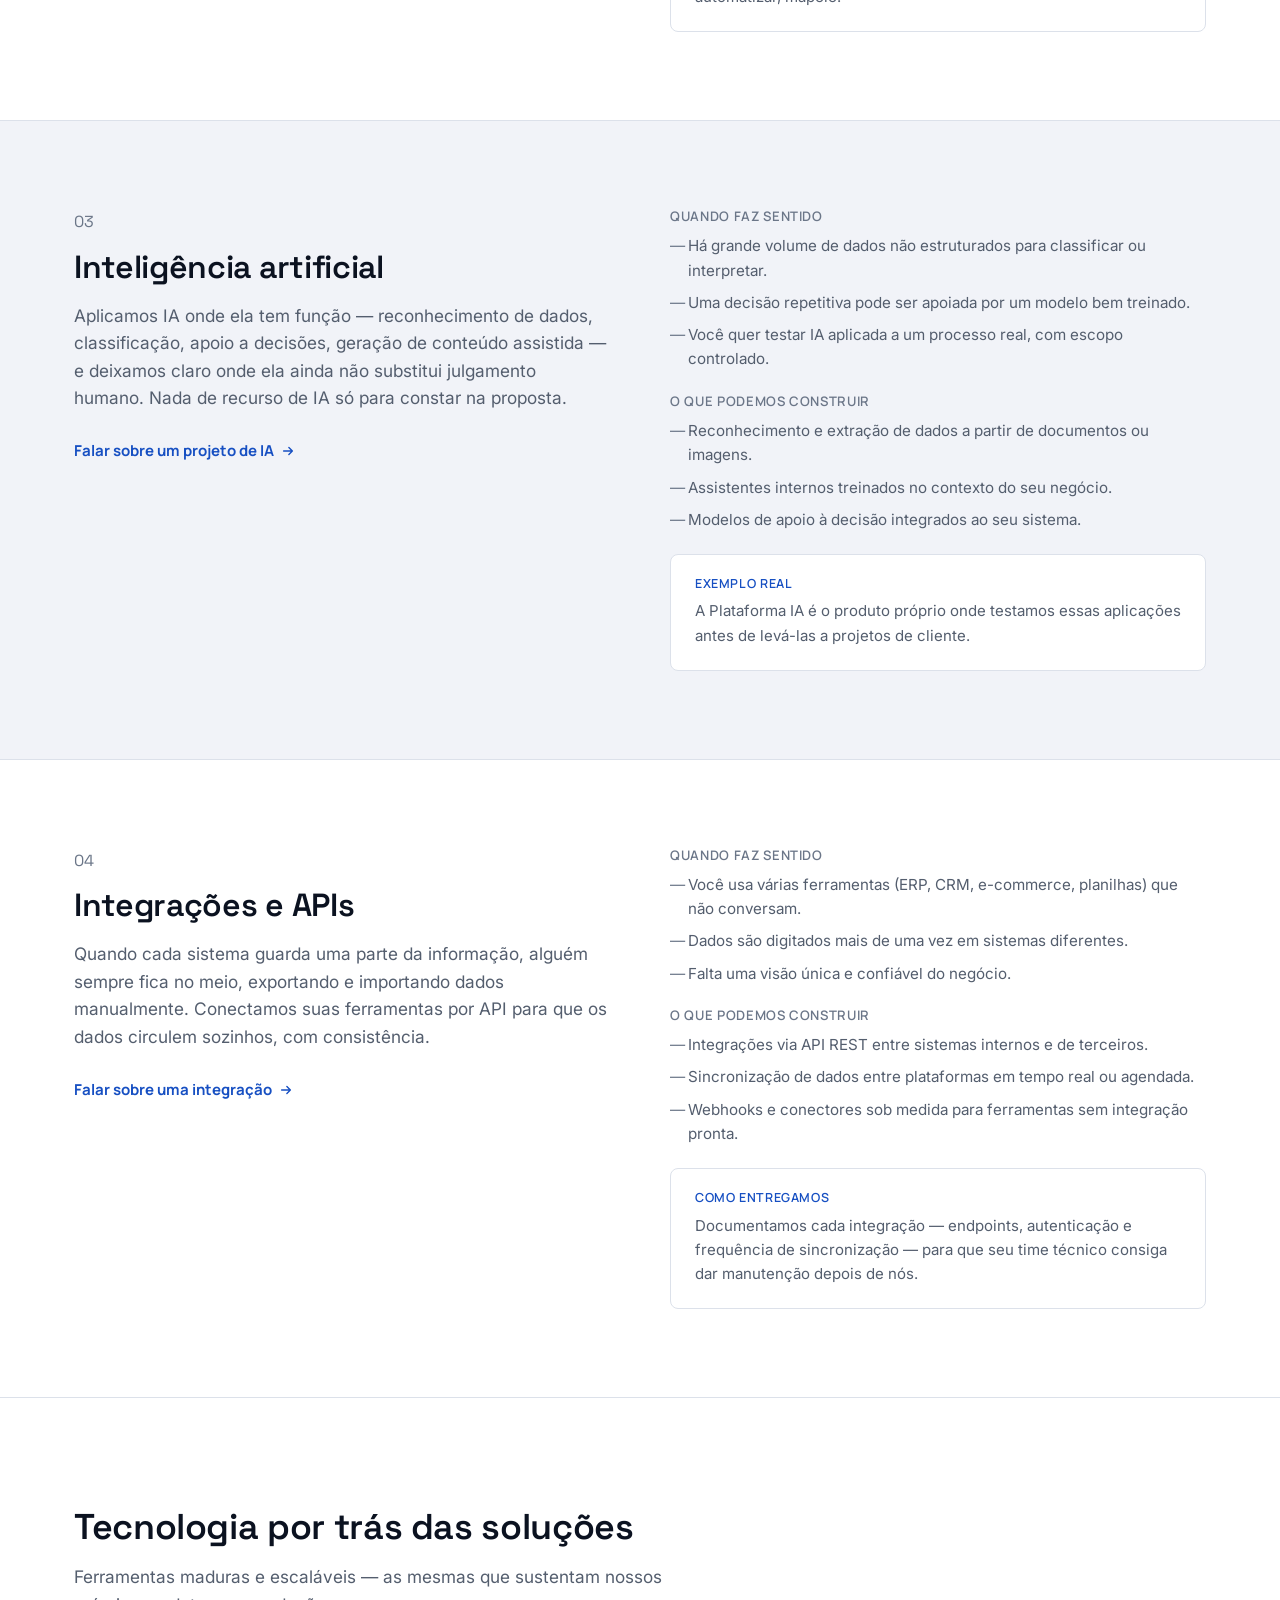
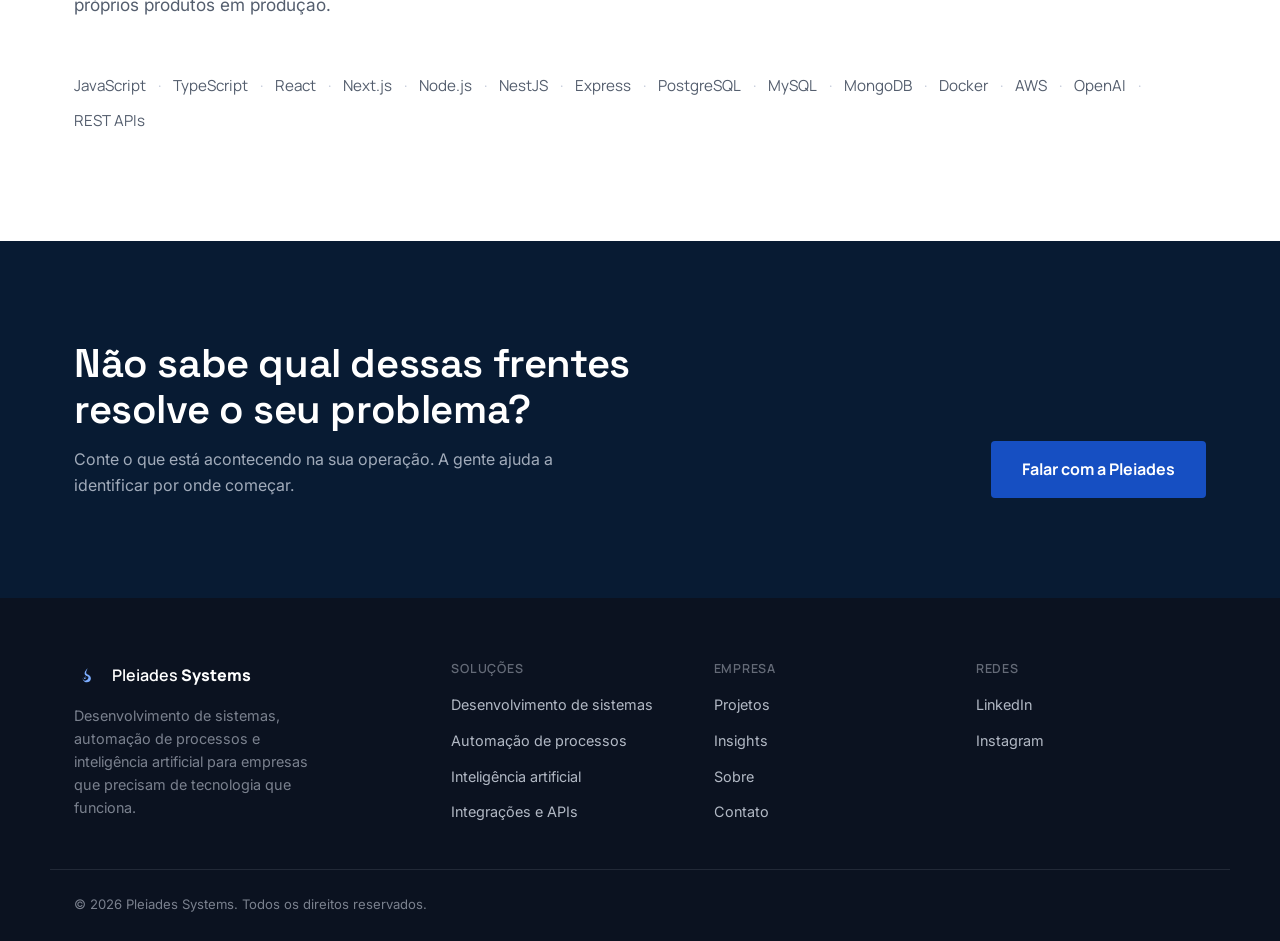
<file: solucoes/index.html>
<!DOCTYPE html>
<html lang="pt-BR">
<head>
<meta charset="UTF-8">
<meta name="viewport" content="width=device-width, initial-scale=1.0">

<title>Soluções | Sistemas, automação, IA e integrações — Pleiades Systems</title>
<meta name="description" content="Desenvolvimento de sistemas sob medida, automação de processos, inteligência artificial aplicada e integrações entre sistemas e APIs. Conheça o que a Pleiades Systems constrói.">
<link rel="canonical" href="https://www.pleiadessystems.com/solucoes/">
<meta name="robots" content="index, follow">

<meta property="og:type" content="website">
<meta property="og:site_name" content="Pleiades Systems">
<meta property="og:title" content="Soluções | Pleiades Systems">
<meta property="og:description" content="Desenvolvimento de sistemas, automação de processos, inteligência artificial e integrações — cada frente resolvendo um tipo diferente de gargalo.">
<meta property="og:url" content="https://www.pleiadessystems.com/solucoes/">
<meta property="og:image" content="https://www.pleiadessystems.com/assets/og-image.jpg">
<meta property="og:locale" content="pt_BR">
<meta name="twitter:card" content="summary_large_image">

<link rel="icon" type="image/svg+xml" href="/PleaidesFavicon.svg">
<meta name="theme-color" content="#081B33">

<link rel="preconnect" href="https://fonts.googleapis.com">
<link rel="preconnect" href="https://fonts.gstatic.com" crossorigin>
<link href="https://fonts.googleapis.com/css2?family=Space+Grotesk:wght@500;600;700&family=Manrope:wght@500;600;700&family=Inter:wght@400;500;600&display=swap" rel="stylesheet">
<link rel="stylesheet" href="/style.css">

<script type="application/ld+json">
{
  "@context": "https://schema.org",
  "@type": "BreadcrumbList",
  "itemListElement": [
    { "@type": "ListItem", "position": 1, "name": "Início", "item": "https://www.pleiadessystems.com/" },
    { "@type": "ListItem", "position": 2, "name": "Soluções", "item": "https://www.pleiadessystems.com/solucoes/" }
  ]
}
</script>
<script type="application/ld+json">
{
  "@context": "https://schema.org",
  "@type": "ItemList",
  "name": "Soluções Pleiades Systems",
  "itemListElement": [
    { "@type": "Service", "position": 1, "name": "Desenvolvimento de sistemas", "serviceType": "Desenvolvimento de Software sob Medida", "provider": { "@type": "Organization", "name": "Pleiades Systems" }, "areaServed": "BR" },
    { "@type": "Service", "position": 2, "name": "Automação de processos", "serviceType": "Automação de Processos de Negócio", "provider": { "@type": "Organization", "name": "Pleiades Systems" }, "areaServed": "BR" },
    { "@type": "Service", "position": 3, "name": "Inteligência artificial", "serviceType": "Soluções de Inteligência Artificial", "provider": { "@type": "Organization", "name": "Pleiades Systems" }, "areaServed": "BR" },
    { "@type": "Service", "position": 4, "name": "Integrações e APIs", "serviceType": "Integração de Sistemas", "provider": { "@type": "Organization", "name": "Pleiades Systems" }, "areaServed": "BR" }
  ]
}
</script>
</head>
<body>

<a class="skip-link" href="#main-content">Pular para o conteúdo principal</a>

<header class="site-header" id="site-header">
  <div class="container header-inner">
    <a href="/" class="brand" aria-label="Pleiades Systems — página inicial">
      <span class="brand-mark" aria-hidden="true">
        <svg class="brand-mark-svg" viewBox="0 0 500 500" width="40" height="40">
          <g transform="translate(0.000000,500.000000) scale(0.100000,-0.100000)" fill="currentColor" stroke="none">
            <path d="M2322 3785 c-169 -185 -367 -501 -407 -651 -63 -234 12 -450 196-557 24 -14 96 -40 159 -57 172 -48 231 -85 274 -172 22 -43 26 -66 26 -133 0-138 -44 -240 -148 -348 -222 -229 -525 -273 -710 -103 -133 122 -130 406 4 557 l39 43 -33 -25 c-86 -62 -152 -214 -152 -349 0 -181 93 -342 262 -456 155-104 310 -154 475 -154 346 0 618 212 688 534 13 57 16 104 12 175 -11 197-66 320 -207 461 -86 86 -107 102 -230 165 -232 120 -329 196 -376 291 -25 51-26 62 -21 137 8 108 44 229 122 408 83 191 112 289 86 289 -5 0 -32 -25 -59-55z"/>
            <path d="M1912 2400 c74 -10 127 -38 162 -87 59 -84 42 -189 -42 -263 -52 -47-82 -49 -96 -8 -8 23 -5 31 22 56 51 48 40 111 -24 138 -31 13 -39 13 -67 -1-44 -21 -71 -69 -71 -126 0 -151 198 -214 317 -101 46 44 67 94 67 162 0 145-102 241 -255 238 l-70 -1 57 -7z"/>
            <path d="M1765 2370 c-3 -6 1 -7 9 -4 18 7 21 14 7 14 -6 0 -13 -4 -16 -10z"/>
          </g>
        </svg>
      </span>
      <span class="brand-name">Pleiades <strong>Systems</strong></span>
    </a>

    <nav class="main-nav" aria-label="Navegação principal">
      <ul>
        <li><a href="/solucoes/" aria-current="page">Soluções</a></li>
        <li><a href="/projetos/">Projetos</a></li>
        <li><a href="/insights/">Insights</a></li>
        <li><a href="/sobre/">Sobre</a></li>
        <li><a href="/contato/" class="nav-cta">Fale conosco</a></li>
      </ul>
    </nav>

    <button class="nav-toggle" id="navToggle" aria-expanded="false" aria-controls="mobileNav" aria-label="Abrir menu">
      <span></span><span></span><span></span>
    </button>
  </div>

  <div class="mobile-nav" id="mobileNav">
    <ul>
      <li><a href="/solucoes/">Soluções</a></li>
      <li><a href="/projetos/">Projetos</a></li>
      <li><a href="/insights/">Insights</a></li>
      <li><a href="/sobre/">Sobre</a></li>
      <li><a href="/contato/" class="nav-cta">Fale conosco</a></li>
    </ul>
  </div>
</header>

<main id="main-content">

<div class="masthead">
  <div class="container">
    <p class="breadcrumb"><a href="/">Início</a><span aria-hidden="true">/</span><span>Soluções</span></p>
    <h1>Quatro frentes de trabalho, um único objetivo: destravar a sua operação.</h1>
    <p>Não vendemos tecnologia por tecnologia. Cada solução abaixo existe para resolver um tipo específico de gargalo — leia a que se parece com o seu problema.</p>
  </div>
</div>

<!-- ============================================================
     01 · DESENVOLVIMENTO DE SISTEMAS
============================================================ -->
<section class="solution-block" id="sistemas" aria-labelledby="sistemas-title">
  <div class="container solution-block-grid">
    <div>
      <span class="solution-block-num">01</span>
      <h2 id="sistemas-title">Desenvolvimento de sistemas</h2>
      <p class="lede">Quando nenhuma ferramenta pronta do mercado encaixa de verdade no seu processo, a alternativa é construir a sua. Desenhamos e desenvolvemos o sistema a partir do jeito que o seu negócio realmente funciona — não do jeito que um template genérico espera que ele funcione.</p>
      <a href="/contato/?tipo=sistema" class="link-arrow">Falar sobre um sistema<svg width="14" height="14" viewBox="0 0 16 16" aria-hidden="true"><path d="M3 8h10M9 4l4 4-4 4" fill="none" stroke="currentColor" stroke-width="1.6" stroke-linecap="round" stroke-linejoin="round"/></svg></a>
    </div>
    <div class="solution-block-meta">
      <div>
        <h4>Quando faz sentido</h4>
        <ul>
          <li>Sua operação cresceu além do que planilhas conseguem sustentar.</li>
          <li>Ferramentas prontas exigem que você adapte o processo a elas, e não o contrário.</li>
          <li>Você precisa de um sistema que só a sua empresa usa dessa forma.</li>
        </ul>
      </div>
      <div>
        <h4>O que podemos construir</h4>
        <ul>
          <li>Plataformas web e painéis de gestão internos.</li>
          <li>Sistemas multiusuário com controle de acesso por papel.</li>
          <li>Aplicações voltadas ao cliente final, incluindo apps.</li>
        </ul>
      </div>
      <div class="solution-block-example">
        <h4>Exemplo real</h4>
        <p>É assim que nasceram o <a href="/projetos/#speedorder">SpeedOrder</a> e o <a href="/projetos/#unieat">UniEat</a> — sistemas próprios que operam hoje sob demanda real, não em ambiente de demonstração.</p>
      </div>
    </div>
  </div>
</section>

<!-- ============================================================
     02 · AUTOMAÇÃO DE PROCESSOS
============================================================ -->
<section class="solution-block" id="automacao" aria-labelledby="automacao-title">
  <div class="container solution-block-grid">
    <div>
      <span class="solution-block-num">02</span>
      <h2 id="automacao-title">Automação de processos</h2>
      <p class="lede">Toda vez que uma tarefa repetitiva depende de uma pessoa copiar, colar, conferir e reenviar, existe uma automação esperando para ser desenhada. Mapeamos o fluxo real — não o fluxo ideal — e construímos a rotina que substitui o trabalho manual.</p>
      <a href="/contato/?tipo=automacao" class="link-arrow">Falar sobre uma automação<svg width="14" height="14" viewBox="0 0 16 16" aria-hidden="true"><path d="M3 8h10M9 4l4 4-4 4" fill="none" stroke="currentColor" stroke-width="1.6" stroke-linecap="round" stroke-linejoin="round"/></svg></a>
    </div>
    <div class="solution-block-meta">
      <div>
        <h4>Quando faz sentido</h4>
        <ul>
          <li>Uma tarefa se repete todos os dias e segue sempre a mesma lógica.</li>
          <li>O processo depende de uma pessoa específica saber "como se faz".</li>
          <li>Erros manuais já causaram retrabalho ou prejuízo perceptível.</li>
        </ul>
      </div>
      <div>
        <h4>O que podemos construir</h4>
        <ul>
          <li>Rotinas automáticas entre planilhas, e-mails e sistemas internos.</li>
          <li>Geração automática de relatórios e notificações.</li>
          <li>Fluxos de aprovação e conferência sem intervenção manual.</li>
        </ul>
      </div>
      <div class="solution-block-example">
        <h4>Como pensamos isso</h4>
        <p>Antes de automatizar, mapeamos o processo com quem executa ele hoje. Escrevemos sobre esse método no artigo <a href="/insights/antes-de-automatizar/">Antes de automatizar, mapeie</a>.</p>
      </div>
    </div>
  </div>
</section>

<!-- ============================================================
     03 · INTELIGÊNCIA ARTIFICIAL
============================================================ -->
<section class="solution-block" id="ia" aria-labelledby="ia-title">
  <div class="container solution-block-grid">
    <div>
      <span class="solution-block-num">03</span>
      <h2 id="ia-title">Inteligência artificial</h2>
      <p class="lede">Aplicamos IA onde ela tem função — reconhecimento de dados, classificação, apoio a decisões, geração de conteúdo assistida — e deixamos claro onde ela ainda não substitui julgamento humano. Nada de recurso de IA só para constar na proposta.</p>
      <a href="/contato/?tipo=ia" class="link-arrow">Falar sobre um projeto de IA<svg width="14" height="14" viewBox="0 0 16 16" aria-hidden="true"><path d="M3 8h10M9 4l4 4-4 4" fill="none" stroke="currentColor" stroke-width="1.6" stroke-linecap="round" stroke-linejoin="round"/></svg></a>
    </div>
    <div class="solution-block-meta">
      <div>
        <h4>Quando faz sentido</h4>
        <ul>
          <li>Há grande volume de dados não estruturados para classificar ou interpretar.</li>
          <li>Uma decisão repetitiva pode ser apoiada por um modelo bem treinado.</li>
          <li>Você quer testar IA aplicada a um processo real, com escopo controlado.</li>
        </ul>
      </div>
      <div>
        <h4>O que podemos construir</h4>
        <ul>
          <li>Reconhecimento e extração de dados a partir de documentos ou imagens.</li>
          <li>Assistentes internos treinados no contexto do seu negócio.</li>
          <li>Modelos de apoio à decisão integrados ao seu sistema.</li>
        </ul>
      </div>
      <div class="solution-block-example">
        <h4>Exemplo real</h4>
        <p>A <a href="/projetos/#plataforma-ia">Plataforma IA</a> é o produto próprio onde testamos essas aplicações antes de levá-las a projetos de cliente.</p>
      </div>
    </div>
  </div>
</section>

<!-- ============================================================
     04 · INTEGRAÇÕES E APIS
============================================================ -->
<section class="solution-block" id="integracoes" aria-labelledby="integracoes-title">
  <div class="container solution-block-grid">
    <div>
      <span class="solution-block-num">04</span>
      <h2 id="integracoes-title">Integrações e APIs</h2>
      <p class="lede">Quando cada sistema guarda uma parte da informação, alguém sempre fica no meio, exportando e importando dados manualmente. Conectamos suas ferramentas por API para que os dados circulem sozinhos, com consistência.</p>
      <a href="/contato/?tipo=integracao" class="link-arrow">Falar sobre uma integração<svg width="14" height="14" viewBox="0 0 16 16" aria-hidden="true"><path d="M3 8h10M9 4l4 4-4 4" fill="none" stroke="currentColor" stroke-width="1.6" stroke-linecap="round" stroke-linejoin="round"/></svg></a>
    </div>
    <div class="solution-block-meta">
      <div>
        <h4>Quando faz sentido</h4>
        <ul>
          <li>Você usa várias ferramentas (ERP, CRM, e-commerce, planilhas) que não conversam.</li>
          <li>Dados são digitados mais de uma vez em sistemas diferentes.</li>
          <li>Falta uma visão única e confiável do negócio.</li>
        </ul>
      </div>
      <div>
        <h4>O que podemos construir</h4>
        <ul>
          <li>Integrações via API REST entre sistemas internos e de terceiros.</li>
          <li>Sincronização de dados entre plataformas em tempo real ou agendada.</li>
          <li>Webhooks e conectores sob medida para ferramentas sem integração pronta.</li>
        </ul>
      </div>
      <div class="solution-block-example">
        <h4>Como entregamos</h4>
        <p>Documentamos cada integração — endpoints, autenticação e frequência de sincronização — para que seu time técnico consiga dar manutenção depois de nós.</p>
      </div>
    </div>
  </div>
</section>

<!-- ============================================================
     STACK TÉCNICA
============================================================ -->
<section class="section" aria-labelledby="stack-title">
  <div class="container">
    <div class="section-head">
      <h2 id="stack-title">Tecnologia por trás das soluções</h2>
      <p class="lede">Ferramentas maduras e escaláveis — as mesmas que sustentam nossos próprios produtos em produção.</p>
    </div>
    <ul class="tech-list">
      <li>JavaScript</li><li>TypeScript</li><li>React</li><li>Next.js</li><li>Node.js</li>
      <li>NestJS</li><li>Express</li><li>PostgreSQL</li><li>MySQL</li><li>MongoDB</li>
      <li>Docker</li><li>AWS</li><li>OpenAI</li><li>REST APIs</li>
    </ul>
  </div>
</section>

<!-- ============================================================
     CTA FINAL
============================================================ -->
<section class="cta-band" aria-labelledby="cta-title">
  <div class="container cta-band-grid">
    <div>
      <h2 id="cta-title">Não sabe qual dessas frentes resolve o seu problema?</h2>
      <p>Conte o que está acontecendo na sua operação. A gente ajuda a identificar por onde começar.</p>
    </div>
    <div class="cta-band-actions">
      <a href="/contato/" class="btn btn-primary btn-lg">Falar com a Pleiades</a>
    </div>
  </div>
</section>

</main>

<footer class="site-footer">
  <div class="container footer-grid">
    <div class="footer-brand">
      <a href="/" class="brand" aria-label="Pleiades Systems — página inicial">
        <span class="brand-mark" aria-hidden="true">
          <svg class="brand-mark-svg" viewBox="0 0 500 500" width="28" height="28">
            <g transform="translate(0.000000,500.000000) scale(0.100000,-0.100000)" fill="currentColor" stroke="none">
              <path d="M2322 3785 c-169 -185 -367 -501 -407 -651 -63 -234 12 -450 196-557 24 -14 96 -40 159 -57 172 -48 231 -85 274 -172 22 -43 26 -66 26 -133 0-138 -44 -240 -148 -348 -222 -229 -525 -273 -710 -103 -133 122 -130 406 4 557 l39 43 -33 -25 c-86 -62 -152 -214 -152 -349 0 -181 93 -342 262 -456 155-104 310 -154 475 -154 346 0 618 212 688 534 13 57 16 104 12 175 -11 197-66 320 -207 461 -86 86 -107 102 -230 165 -232 120 -329 196 -376 291 -25 51-26 62 -21 137 8 108 44 229 122 408 83 191 112 289 86 289 -5 0 -32 -25 -59-55z"/>
              <path d="M1912 2400 c74 -10 127 -38 162 -87 59 -84 42 -189 -42 -263 -52 -47-82 -49 -96 -8 -8 23 -5 31 22 56 51 48 40 111 -24 138 -31 13 -39 13 -67 -1-44 -21 -71 -69 -71 -126 0 -151 198 -214 317 -101 46 44 67 94 67 162 0 145-102 241 -255 238 l-70 -1 57 -7z"/>
              <path d="M1765 2370 c-3 -6 1 -7 9 -4 18 7 21 14 7 14 -6 0 -13 -4 -16 -10z"/>
            </g>
          </svg>
        </span>
        <span class="brand-name">Pleiades <strong>Systems</strong></span>
      </a>
      <p>Desenvolvimento de sistemas, automação de processos e inteligência artificial para empresas que precisam de tecnologia que funciona.</p>
    </div>

    <nav class="footer-col" aria-label="Soluções">
      <h3>Soluções</h3>
      <ul>
        <li><a href="/solucoes/#sistemas">Desenvolvimento de sistemas</a></li>
        <li><a href="/solucoes/#automacao">Automação de processos</a></li>
        <li><a href="/solucoes/#ia">Inteligência artificial</a></li>
        <li><a href="/solucoes/#integracoes">Integrações e APIs</a></li>
      </ul>
    </nav>

    <nav class="footer-col" aria-label="Empresa">
      <h3>Empresa</h3>
      <ul>
        <li><a href="/projetos/">Projetos</a></li>
        <li><a href="/insights/">Insights</a></li>
        <li><a href="/sobre/">Sobre</a></li>
        <li><a href="/contato/">Contato</a></li>
      </ul>
    </nav>

    <nav class="footer-col" aria-label="Redes sociais">
      <h3>Redes</h3>
      <ul>
        <li><a href="https://www.linkedin.com/company/pleiades-systems" target="_blank" rel="noopener noreferrer">LinkedIn</a></li>
        <li><a href="https://www.instagram.com/pleiadessystems" target="_blank" rel="noopener noreferrer">Instagram</a></li>
      </ul>
    </nav>
  </div>

  <div class="container footer-bottom">
    <p>© <span id="year"></span> Pleiades Systems. Todos os direitos reservados.</p>
  </div>
</footer>

<a
  href="https://wa.me/5511944007513?text=Ol%C3%A1%2C%20vim%20pelo%20site%20da%20Pleiades%20Systems%20e%20gostaria%20de%20saber%20mais."
  class="whatsapp-float"
  target="_blank"
  rel="noopener noreferrer"
  aria-label="Falar no WhatsApp"
>
  <svg width="28" height="28" viewBox="0 0 32 32" aria-hidden="true">
    <path fill="currentColor" d="M16.02 3C9.4 3 4 8.38 4 15c0 2.32.66 4.49 1.8 6.34L3.99 29l7.85-1.77A11.94 11.94 0 0 0 16.02 27C22.64 27 28 21.62 28 15S22.64 3 16.02 3zm0 21.8c-1.98 0-3.83-.55-5.4-1.5l-.39-.23-4.66 1.05 1.08-4.53-.25-.4A9.75 9.75 0 0 1 5.2 15c0-5.98 4.85-10.83 10.82-10.83S26.84 9.02 26.84 15 22 24.8 16.02 24.8z"/>
    <path fill="currentColor" d="M21.6 17.86c-.3-.15-1.77-.87-2.05-.97-.28-.1-.48-.15-.68.15-.2.3-.78.97-.96 1.17-.18.2-.35.22-.65.08-.3-.15-1.28-.47-2.44-1.5-.9-.8-1.51-1.79-1.69-2.09-.18-.3-.02-.46.13-.61.14-.14.3-.35.45-.53.15-.18.2-.3.3-.5.1-.2.05-.38-.03-.53-.08-.15-.68-1.63-.93-2.24-.24-.58-.49-.5-.68-.51h-.58c-.2 0-.53.08-.8.38-.28.3-1.05 1.03-1.05 2.5 0 1.47 1.08 2.9 1.23 3.1.15.2 2.12 3.24 5.15 4.54.72.31 1.28.5 1.72.63.72.23 1.38.2 1.9.12.58-.09 1.77-.72 2.02-1.42.25-.7.25-1.3.18-1.42-.07-.13-.28-.2-.58-.35z"/>
  </svg>
</a>

<script src="/script.js"></script>
</body>
</html>
</file>
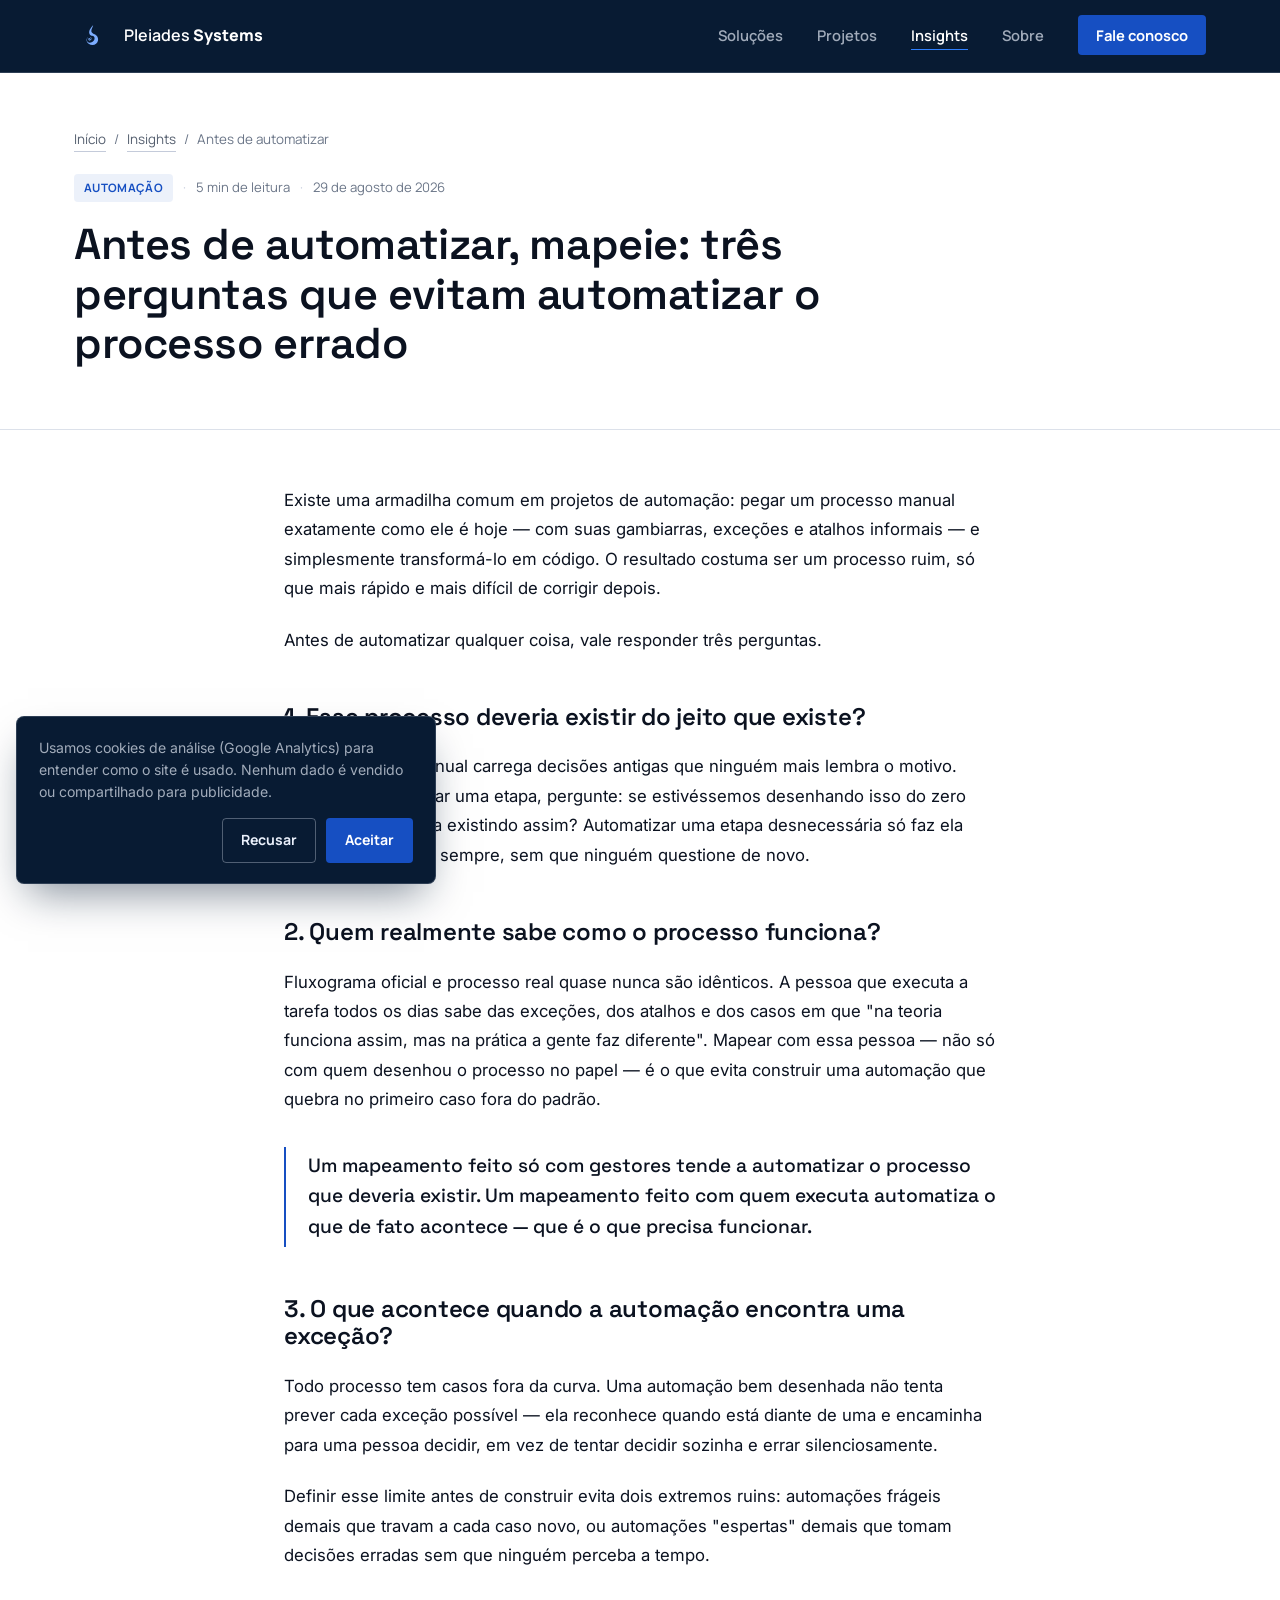
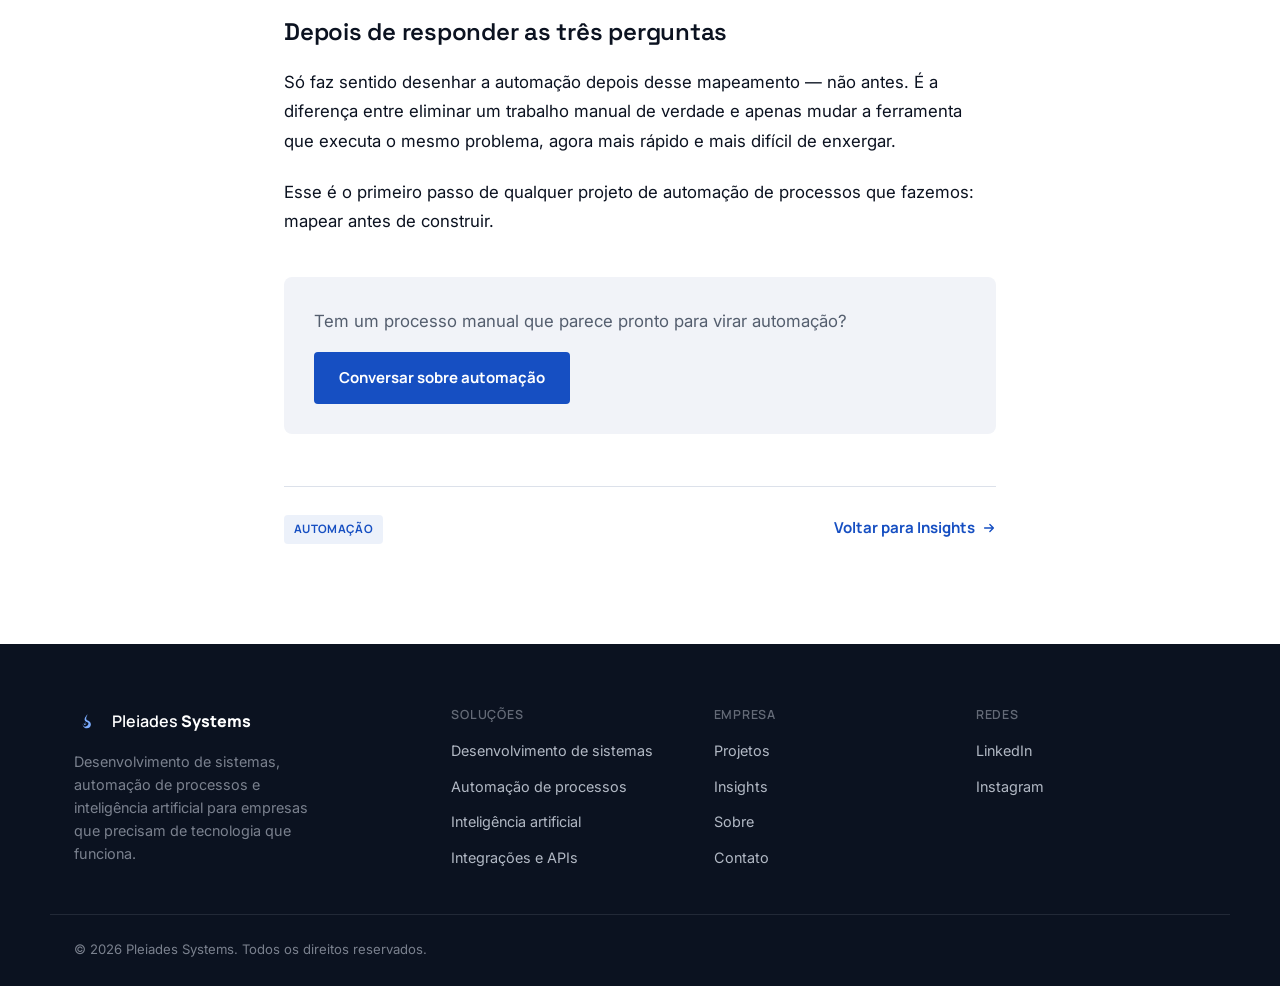
<file: insights/antes-de-automatizar/index.html>
<!DOCTYPE html>
<html lang="pt-BR">
<head>
<meta charset="UTF-8">
<meta name="viewport" content="width=device-width, initial-scale=1.0">

<title>Antes de automatizar, mapeie o processo | Pleiades Systems</title>
<meta name="description" content="Automatizar um processo ruim só faz ele dar errado mais rápido. Três perguntas para checar antes de começar qualquer projeto de automação.">
<link rel="canonical" href="https://www.pleiadessystems.com/insights/antes-de-automatizar/">
<meta name="robots" content="index, follow">

<meta property="og:type" content="article">
<meta property="og:site_name" content="Pleiades Systems">
<meta property="og:title" content="Antes de automatizar, mapeie: três perguntas que evitam automatizar o processo errado">
<meta property="og:description" content="Automatizar um processo ruim só faz ele dar errado mais rápido. O que checar antes de começar.">
<meta property="og:url" content="https://www.pleiadessystems.com/insights/antes-de-automatizar/">
<meta property="og:image" content="https://www.pleiadessystems.com/assets/og-image.jpg">
<meta property="og:locale" content="pt_BR">
<meta name="twitter:card" content="summary_large_image">

<link rel="icon" type="image/svg+xml" href="/PleaidesFavicon.svg">
<meta name="theme-color" content="#081B33">

<link rel="preconnect" href="https://fonts.googleapis.com">
<link rel="preconnect" href="https://fonts.gstatic.com" crossorigin>
<link href="https://fonts.googleapis.com/css2?family=Space+Grotesk:wght@500;600;700&family=Manrope:wght@500;600;700&family=Inter:wght@400;500;600&display=swap" rel="stylesheet">
<link rel="stylesheet" href="/style.css">

<script type="application/ld+json">
{
  "@context": "https://schema.org",
  "@type": "Article",
  "headline": "Antes de automatizar, mapeie: três perguntas que evitam automatizar o processo errado",
  "description": "Automatizar um processo ruim só faz ele dar errado mais rápido. O que checar antes de começar.",
  "author": { "@type": "Organization", "name": "Pleiades Systems" },
  "publisher": { "@type": "Organization", "name": "Pleiades Systems", "logo": { "@type": "ImageObject", "url": "https://www.pleiadessystems.com/PleaidesFavicon.svg" } },
  "datePublished": "2026-08-29",
  "dateModified": "2026-08-29",
  "mainEntityOfPage": "https://www.pleiadessystems.com/insights/antes-de-automatizar/",
  "articleSection": "Automação",
  "inLanguage": "pt-BR"
}
</script>
<script type="application/ld+json">
{
  "@context": "https://schema.org",
  "@type": "BreadcrumbList",
  "itemListElement": [
    { "@type": "ListItem", "position": 1, "name": "Início", "item": "https://www.pleiadessystems.com/" },
    { "@type": "ListItem", "position": 2, "name": "Insights", "item": "https://www.pleiadessystems.com/insights/" },
    { "@type": "ListItem", "position": 3, "name": "Antes de automatizar", "item": "https://www.pleiadessystems.com/insights/antes-de-automatizar/" }
  ]
}
</script>
</head>
<body>

<a class="skip-link" href="#main-content">Pular para o conteúdo principal</a>

<header class="site-header" id="site-header">
  <div class="container header-inner">
    <a href="/" class="brand" aria-label="Pleiades Systems — página inicial">
      <span class="brand-mark" aria-hidden="true">
        <svg class="brand-mark-svg" viewBox="0 0 500 500" width="40" height="40">
          <g transform="translate(0.000000,500.000000) scale(0.100000,-0.100000)" fill="currentColor" stroke="none">
            <path d="M2322 3785 c-169 -185 -367 -501 -407 -651 -63 -234 12 -450 196-557 24 -14 96 -40 159 -57 172 -48 231 -85 274 -172 22 -43 26 -66 26 -133 0-138 -44 -240 -148 -348 -222 -229 -525 -273 -710 -103 -133 122 -130 406 4 557 l39 43 -33 -25 c-86 -62 -152 -214 -152 -349 0 -181 93 -342 262 -456 155-104 310 -154 475 -154 346 0 618 212 688 534 13 57 16 104 12 175 -11 197-66 320 -207 461 -86 86 -107 102 -230 165 -232 120 -329 196 -376 291 -25 51-26 62 -21 137 8 108 44 229 122 408 83 191 112 289 86 289 -5 0 -32 -25 -59-55z"/>
            <path d="M1912 2400 c74 -10 127 -38 162 -87 59 -84 42 -189 -42 -263 -52 -47-82 -49 -96 -8 -8 23 -5 31 22 56 51 48 40 111 -24 138 -31 13 -39 13 -67 -1-44 -21 -71 -69 -71 -126 0 -151 198 -214 317 -101 46 44 67 94 67 162 0 145-102 241 -255 238 l-70 -1 57 -7z"/>
            <path d="M1765 2370 c-3 -6 1 -7 9 -4 18 7 21 14 7 14 -6 0 -13 -4 -16 -10z"/>
          </g>
        </svg>
      </span>
      <span class="brand-name">Pleiades <strong>Systems</strong></span>
    </a>

    <nav class="main-nav" aria-label="Navegação principal">
      <ul>
        <li><a href="/solucoes/">Soluções</a></li>
        <li><a href="/projetos/">Projetos</a></li>
        <li><a href="/insights/" aria-current="page">Insights</a></li>
        <li><a href="/sobre/">Sobre</a></li>
        <li><a href="/contato/" class="nav-cta">Fale conosco</a></li>
      </ul>
    </nav>

    <button class="nav-toggle" id="navToggle" aria-expanded="false" aria-controls="mobileNav" aria-label="Abrir menu">
      <span></span><span></span><span></span>
    </button>
  </div>

  <div class="mobile-nav" id="mobileNav">
    <ul>
      <li><a href="/solucoes/">Soluções</a></li>
      <li><a href="/projetos/">Projetos</a></li>
      <li><a href="/insights/">Insights</a></li>
      <li><a href="/sobre/">Sobre</a></li>
      <li><a href="/contato/" class="nav-cta">Fale conosco</a></li>
    </ul>
  </div>
</header>

<main id="main-content">

<article>
  <div class="article-head">
    <div class="container">
      <p class="breadcrumb"><a href="/">Início</a><span aria-hidden="true">/</span><a href="/insights/">Insights</a><span aria-hidden="true">/</span><span>Antes de automatizar</span></p>
      <div class="insight-meta" style="margin-bottom:18px;">
        <span class="tag">Automação</span><span class="dot">·</span><span>5 min de leitura</span><span class="dot">·</span><time datetime="2026-08-29">29 de agosto de 2026</time>
      </div>
      <h1>Antes de automatizar, mapeie: três perguntas que evitam automatizar o processo errado</h1>
    </div>
  </div>

  <div class="article-body">
    <p>Existe uma armadilha comum em projetos de automação: pegar um processo manual exatamente como ele é hoje — com suas gambiarras, exceções e atalhos informais — e simplesmente transformá-lo em código. O resultado costuma ser um processo ruim, só que mais rápido e mais difícil de corrigir depois.</p>

    <p>Antes de automatizar qualquer coisa, vale responder três perguntas.</p>

    <h2>1. Esse processo deveria existir do jeito que existe?</h2>
    <p>Muito processo manual carrega decisões antigas que ninguém mais lembra o motivo. Antes de automatizar uma etapa, pergunte: se estivéssemos desenhando isso do zero hoje, ela continuaria existindo assim? Automatizar uma etapa desnecessária só faz ela rodar sozinha, para sempre, sem que ninguém questione de novo.</p>

    <h2>2. Quem realmente sabe como o processo funciona?</h2>
    <p>Fluxograma oficial e processo real quase nunca são idênticos. A pessoa que executa a tarefa todos os dias sabe das exceções, dos atalhos e dos casos em que "na teoria funciona assim, mas na prática a gente faz diferente". Mapear com essa pessoa — não só com quem desenhou o processo no papel — é o que evita construir uma automação que quebra no primeiro caso fora do padrão.</p>
    <blockquote>Um mapeamento feito só com gestores tende a automatizar o processo que deveria existir. Um mapeamento feito com quem executa automatiza o que de fato acontece — que é o que precisa funcionar.</blockquote>

    <h2>3. O que acontece quando a automação encontra uma exceção?</h2>
    <p>Todo processo tem casos fora da curva. Uma automação bem desenhada não tenta prever cada exceção possível — ela reconhece quando está diante de uma e encaminha para uma pessoa decidir, em vez de tentar decidir sozinha e errar silenciosamente.</p>
    <p>Definir esse limite antes de construir evita dois extremos ruins: automações frágeis demais que travam a cada caso novo, ou automações "espertas" demais que tomam decisões erradas sem que ninguém perceba a tempo.</p>

    <h2>Depois de responder as três perguntas</h2>
    <p>Só faz sentido desenhar a automação depois desse mapeamento — não antes. É a diferença entre eliminar um trabalho manual de verdade e apenas mudar a ferramenta que executa o mesmo problema, agora mais rápido e mais difícil de enxergar.</p>
    <p>Esse é o primeiro passo de qualquer projeto de <a href="/solucoes/#automacao">automação de processos</a> que fazemos: mapear antes de construir.</p>

    <div class="article-cta">
      <p>Tem um processo manual que parece pronto para virar automação?</p>
      <a href="/contato/?tipo=automacao" class="btn btn-primary">Conversar sobre automação</a>
    </div>

    <div class="article-share">
      <span class="tag">Automação</span>
      <a href="/insights/" class="link-arrow">Voltar para Insights<svg width="14" height="14" viewBox="0 0 16 16" aria-hidden="true"><path d="M3 8h10M9 4l4 4-4 4" fill="none" stroke="currentColor" stroke-width="1.6" stroke-linecap="round" stroke-linejoin="round"/></svg></a>
    </div>
  </div>
</article>

</main>

<footer class="site-footer">
  <div class="container footer-grid">
    <div class="footer-brand">
      <a href="/" class="brand" aria-label="Pleiades Systems — página inicial">
        <span class="brand-mark" aria-hidden="true">
          <svg class="brand-mark-svg" viewBox="0 0 500 500" width="28" height="28">
            <g transform="translate(0.000000,500.000000) scale(0.100000,-0.100000)" fill="currentColor" stroke="none">
              <path d="M2322 3785 c-169 -185 -367 -501 -407 -651 -63 -234 12 -450 196-557 24 -14 96 -40 159 -57 172 -48 231 -85 274 -172 22 -43 26 -66 26 -133 0-138 -44 -240 -148 -348 -222 -229 -525 -273 -710 -103 -133 122 -130 406 4 557 l39 43 -33 -25 c-86 -62 -152 -214 -152 -349 0 -181 93 -342 262 -456 155-104 310 -154 475 -154 346 0 618 212 688 534 13 57 16 104 12 175 -11 197-66 320 -207 461 -86 86 -107 102 -230 165 -232 120 -329 196 -376 291 -25 51-26 62 -21 137 8 108 44 229 122 408 83 191 112 289 86 289 -5 0 -32 -25 -59-55z"/>
              <path d="M1912 2400 c74 -10 127 -38 162 -87 59 -84 42 -189 -42 -263 -52 -47-82 -49 -96 -8 -8 23 -5 31 22 56 51 48 40 111 -24 138 -31 13 -39 13 -67 -1-44 -21 -71 -69 -71 -126 0 -151 198 -214 317 -101 46 44 67 94 67 162 0 145-102 241 -255 238 l-70 -1 57 -7z"/>
              <path d="M1765 2370 c-3 -6 1 -7 9 -4 18 7 21 14 7 14 -6 0 -13 -4 -16 -10z"/>
            </g>
          </svg>
        </span>
        <span class="brand-name">Pleiades <strong>Systems</strong></span>
      </a>
      <p>Desenvolvimento de sistemas, automação de processos e inteligência artificial para empresas que precisam de tecnologia que funciona.</p>
    </div>

    <nav class="footer-col" aria-label="Soluções">
      <h3>Soluções</h3>
      <ul>
        <li><a href="/solucoes/#sistemas">Desenvolvimento de sistemas</a></li>
        <li><a href="/solucoes/#automacao">Automação de processos</a></li>
        <li><a href="/solucoes/#ia">Inteligência artificial</a></li>
        <li><a href="/solucoes/#integracoes">Integrações e APIs</a></li>
      </ul>
    </nav>

    <nav class="footer-col" aria-label="Empresa">
      <h3>Empresa</h3>
      <ul>
        <li><a href="/projetos/">Projetos</a></li>
        <li><a href="/insights/">Insights</a></li>
        <li><a href="/sobre/">Sobre</a></li>
        <li><a href="/contato/">Contato</a></li>
      </ul>
    </nav>

    <nav class="footer-col" aria-label="Redes sociais">
      <h3>Redes</h3>
      <ul>
        <li><a href="https://www.linkedin.com/company/pleiades-systems" target="_blank" rel="noopener noreferrer">LinkedIn</a></li>
        <li><a href="https://www.instagram.com/pleiadessystems" target="_blank" rel="noopener noreferrer">Instagram</a></li>
      </ul>
    </nav>
  </div>

  <div class="container footer-bottom">
    <p>© <span id="year"></span> Pleiades Systems. Todos os direitos reservados.</p>
  </div>
</footer>

<a
  href="https://wa.me/5511944007513?text=Ol%C3%A1%2C%20vim%20pelo%20site%20da%20Pleiades%20Systems%20e%20gostaria%20de%20saber%20mais."
  class="whatsapp-float"
  target="_blank"
  rel="noopener noreferrer"
  aria-label="Falar no WhatsApp"
>
  <svg width="28" height="28" viewBox="0 0 32 32" aria-hidden="true">
    <path fill="currentColor" d="M16.02 3C9.4 3 4 8.38 4 15c0 2.32.66 4.49 1.8 6.34L3.99 29l7.85-1.77A11.94 11.94 0 0 0 16.02 27C22.64 27 28 21.62 28 15S22.64 3 16.02 3zm0 21.8c-1.98 0-3.83-.55-5.4-1.5l-.39-.23-4.66 1.05 1.08-4.53-.25-.4A9.75 9.75 0 0 1 5.2 15c0-5.98 4.85-10.83 10.82-10.83S26.84 9.02 26.84 15 22 24.8 16.02 24.8z"/>
    <path fill="currentColor" d="M21.6 17.86c-.3-.15-1.77-.87-2.05-.97-.28-.1-.48-.15-.68.15-.2.3-.78.97-.96 1.17-.18.2-.35.22-.65.08-.3-.15-1.28-.47-2.44-1.5-.9-.8-1.51-1.79-1.69-2.09-.18-.3-.02-.46.13-.61.14-.14.3-.35.45-.53.15-.18.2-.3.3-.5.1-.2.05-.38-.03-.53-.08-.15-.68-1.63-.93-2.24-.24-.58-.49-.5-.68-.51h-.58c-.2 0-.53.08-.8.38-.28.3-1.05 1.03-1.05 2.5 0 1.47 1.08 2.9 1.23 3.1.15.2 2.12 3.24 5.15 4.54.72.31 1.28.5 1.72.63.72.23 1.38.2 1.9.12.58-.09 1.77-.72 2.02-1.42.25-.7.25-1.3.18-1.42-.07-.13-.28-.2-.58-.35z"/>
  </svg>
</a>

<script src="/script.js"></script>
</body>
</html>
</file>
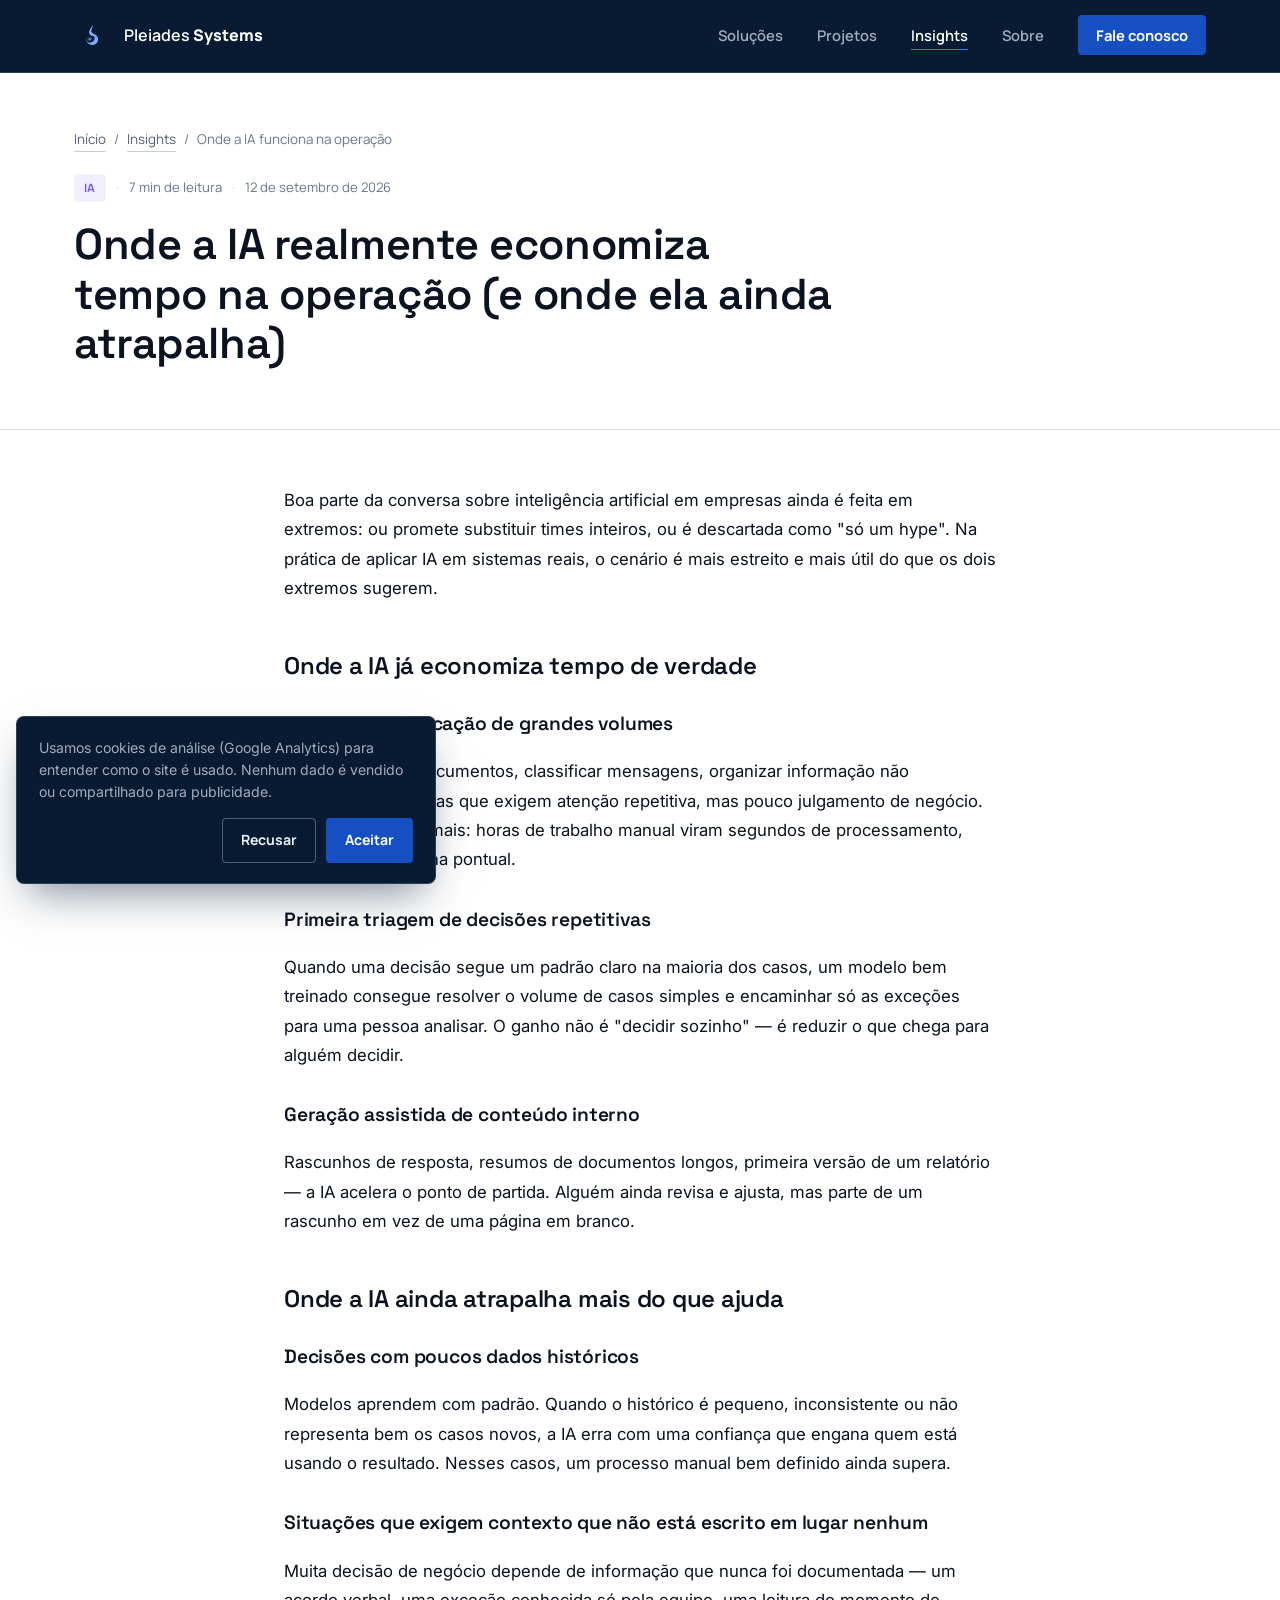
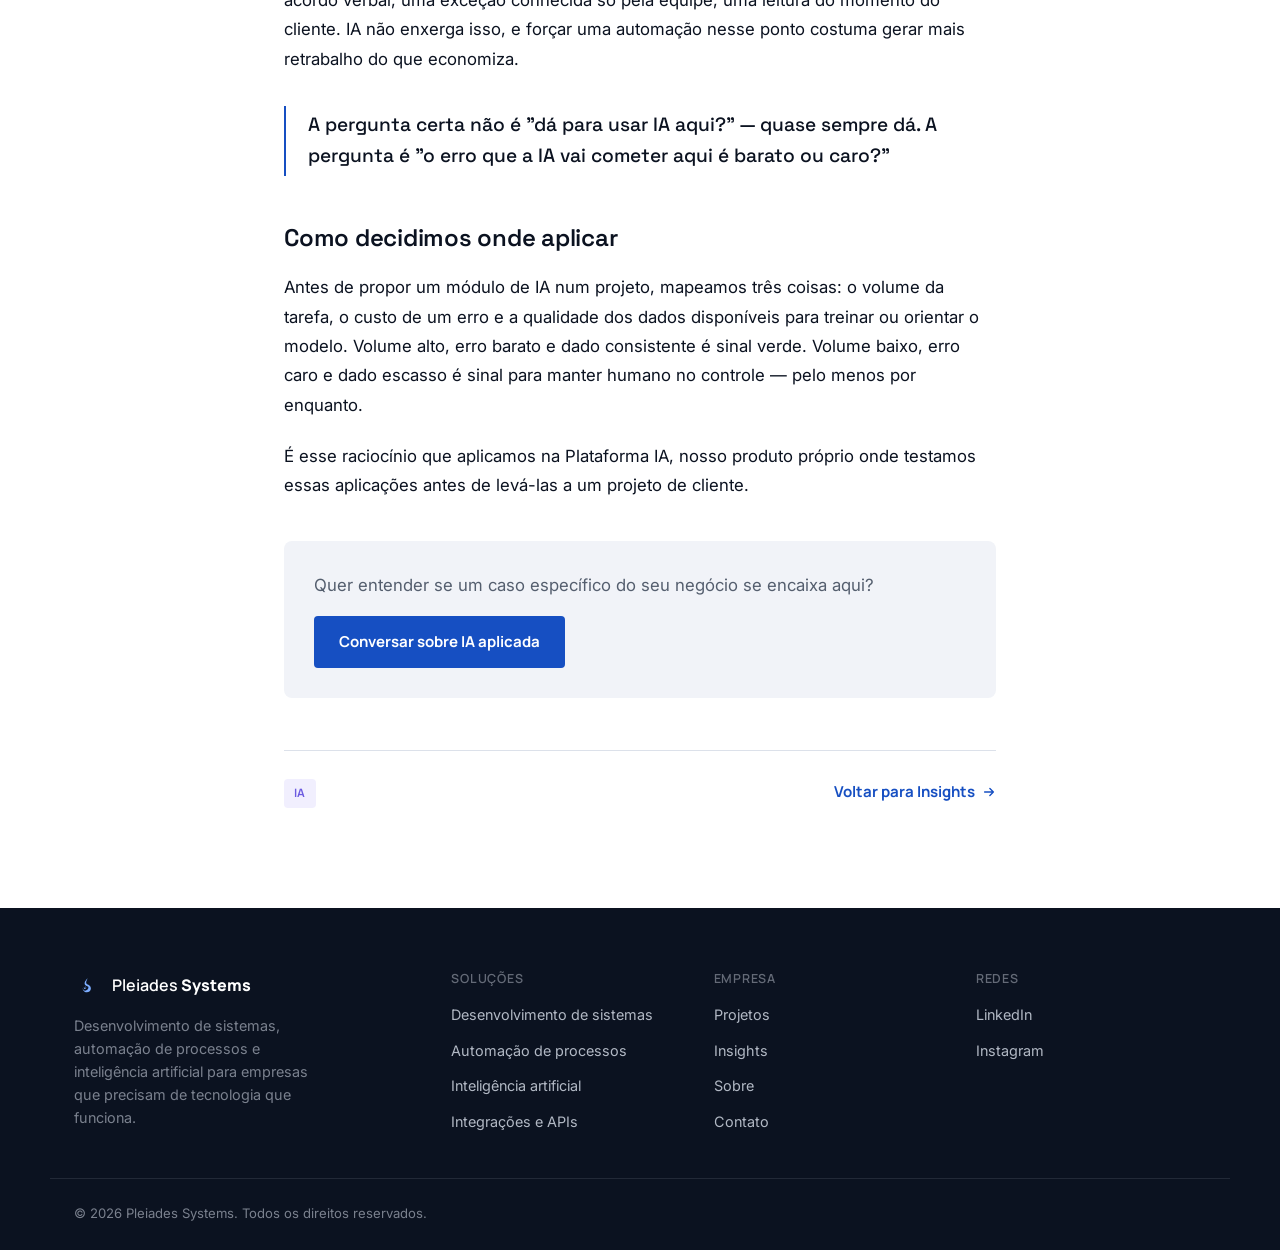
<file: insights/ia-na-operacao-onde-funciona/index.html>
<!DOCTYPE html>
<html lang="pt-BR">
<head>
<meta charset="UTF-8">
<meta name="viewport" content="width=device-width, initial-scale=1.0">

<title>Onde a IA economiza tempo na operação | Pleiades Systems</title>
<meta name="description" content="Um mapa honesto de tarefas em que vale a pena aplicar inteligência artificial hoje — e das que ainda exigem julgamento humano.">
<link rel="canonical" href="https://www.pleiadessystems.com/insights/ia-na-operacao-onde-funciona/">
<meta name="robots" content="index, follow">

<meta property="og:type" content="article">
<meta property="og:site_name" content="Pleiades Systems">
<meta property="og:title" content="Onde a IA realmente economiza tempo na operação (e onde ela ainda atrapalha)">
<meta property="og:description" content="Um mapa honesto de tarefas em que vale a pena aplicar IA hoje — e das que ainda exigem julgamento humano.">
<meta property="og:url" content="https://www.pleiadessystems.com/insights/ia-na-operacao-onde-funciona/">
<meta property="og:image" content="https://www.pleiadessystems.com/assets/og-image.jpg">
<meta property="og:locale" content="pt_BR">
<meta name="twitter:card" content="summary_large_image">

<link rel="icon" type="image/svg+xml" href="/PleaidesFavicon.svg">
<meta name="theme-color" content="#081B33">

<link rel="preconnect" href="https://fonts.googleapis.com">
<link rel="preconnect" href="https://fonts.gstatic.com" crossorigin>
<link href="https://fonts.googleapis.com/css2?family=Space+Grotesk:wght@500;600;700&family=Manrope:wght@500;600;700&family=Inter:wght@400;500;600&display=swap" rel="stylesheet">
<link rel="stylesheet" href="/style.css">

<script type="application/ld+json">
{
  "@context": "https://schema.org",
  "@type": "Article",
  "headline": "Onde a IA realmente economiza tempo na operação (e onde ela ainda atrapalha)",
  "description": "Um mapa honesto de tarefas em que vale a pena aplicar IA hoje — e das que ainda exigem julgamento humano.",
  "author": { "@type": "Organization", "name": "Pleiades Systems" },
  "publisher": { "@type": "Organization", "name": "Pleiades Systems", "logo": { "@type": "ImageObject", "url": "https://www.pleiadessystems.com/PleaidesFavicon.svg" } },
  "datePublished": "2026-09-12",
  "dateModified": "2026-09-12",
  "mainEntityOfPage": "https://www.pleiadessystems.com/insights/ia-na-operacao-onde-funciona/",
  "articleSection": "Inteligência Artificial",
  "inLanguage": "pt-BR"
}
</script>
<script type="application/ld+json">
{
  "@context": "https://schema.org",
  "@type": "BreadcrumbList",
  "itemListElement": [
    { "@type": "ListItem", "position": 1, "name": "Início", "item": "https://www.pleiadessystems.com/" },
    { "@type": "ListItem", "position": 2, "name": "Insights", "item": "https://www.pleiadessystems.com/insights/" },
    { "@type": "ListItem", "position": 3, "name": "Onde a IA funciona na operação", "item": "https://www.pleiadessystems.com/insights/ia-na-operacao-onde-funciona/" }
  ]
}
</script>
</head>
<body>

<a class="skip-link" href="#main-content">Pular para o conteúdo principal</a>

<header class="site-header" id="site-header">
  <div class="container header-inner">
    <a href="/" class="brand" aria-label="Pleiades Systems — página inicial">
      <span class="brand-mark" aria-hidden="true">
        <svg class="brand-mark-svg" viewBox="0 0 500 500" width="40" height="40">
          <g transform="translate(0.000000,500.000000) scale(0.100000,-0.100000)" fill="currentColor" stroke="none">
            <path d="M2322 3785 c-169 -185 -367 -501 -407 -651 -63 -234 12 -450 196-557 24 -14 96 -40 159 -57 172 -48 231 -85 274 -172 22 -43 26 -66 26 -133 0-138 -44 -240 -148 -348 -222 -229 -525 -273 -710 -103 -133 122 -130 406 4 557 l39 43 -33 -25 c-86 -62 -152 -214 -152 -349 0 -181 93 -342 262 -456 155-104 310 -154 475 -154 346 0 618 212 688 534 13 57 16 104 12 175 -11 197-66 320 -207 461 -86 86 -107 102 -230 165 -232 120 -329 196 -376 291 -25 51-26 62 -21 137 8 108 44 229 122 408 83 191 112 289 86 289 -5 0 -32 -25 -59-55z"/>
            <path d="M1912 2400 c74 -10 127 -38 162 -87 59 -84 42 -189 -42 -263 -52 -47-82 -49 -96 -8 -8 23 -5 31 22 56 51 48 40 111 -24 138 -31 13 -39 13 -67 -1-44 -21 -71 -69 -71 -126 0 -151 198 -214 317 -101 46 44 67 94 67 162 0 145-102 241 -255 238 l-70 -1 57 -7z"/>
            <path d="M1765 2370 c-3 -6 1 -7 9 -4 18 7 21 14 7 14 -6 0 -13 -4 -16 -10z"/>
          </g>
        </svg>
      </span>
      <span class="brand-name">Pleiades <strong>Systems</strong></span>
    </a>

    <nav class="main-nav" aria-label="Navegação principal">
      <ul>
        <li><a href="/solucoes/">Soluções</a></li>
        <li><a href="/projetos/">Projetos</a></li>
        <li><a href="/insights/" aria-current="page">Insights</a></li>
        <li><a href="/sobre/">Sobre</a></li>
        <li><a href="/contato/" class="nav-cta">Fale conosco</a></li>
      </ul>
    </nav>

    <button class="nav-toggle" id="navToggle" aria-expanded="false" aria-controls="mobileNav" aria-label="Abrir menu">
      <span></span><span></span><span></span>
    </button>
  </div>

  <div class="mobile-nav" id="mobileNav">
    <ul>
      <li><a href="/solucoes/">Soluções</a></li>
      <li><a href="/projetos/">Projetos</a></li>
      <li><a href="/insights/">Insights</a></li>
      <li><a href="/sobre/">Sobre</a></li>
      <li><a href="/contato/" class="nav-cta">Fale conosco</a></li>
    </ul>
  </div>
</header>

<main id="main-content">

<article>
  <div class="article-head">
    <div class="container">
      <p class="breadcrumb"><a href="/">Início</a><span aria-hidden="true">/</span><a href="/insights/">Insights</a><span aria-hidden="true">/</span><span>Onde a IA funciona na operação</span></p>
      <div class="insight-meta" style="margin-bottom:18px;">
        <span class="tag tag--violet">IA</span><span class="dot">·</span><span>7 min de leitura</span><span class="dot">·</span><time datetime="2026-09-12">12 de setembro de 2026</time>
      </div>
      <h1>Onde a IA realmente economiza tempo na operação (e onde ela ainda atrapalha)</h1>
    </div>
  </div>

  <div class="article-body">
    <p>Boa parte da conversa sobre inteligência artificial em empresas ainda é feita em extremos: ou promete substituir times inteiros, ou é descartada como "só um hype". Na prática de aplicar IA em sistemas reais, o cenário é mais estreito e mais útil do que os dois extremos sugerem.</p>

    <h2>Onde a IA já economiza tempo de verdade</h2>
    <h3>Leitura e classificação de grandes volumes</h3>
    <p>Extrair dados de documentos, classificar mensagens, organizar informação não estruturada — tarefas que exigem atenção repetitiva, mas pouco julgamento de negócio. É onde a IA rende mais: horas de trabalho manual viram segundos de processamento, com revisão humana pontual.</p>

    <h3>Primeira triagem de decisões repetitivas</h3>
    <p>Quando uma decisão segue um padrão claro na maioria dos casos, um modelo bem treinado consegue resolver o volume de casos simples e encaminhar só as exceções para uma pessoa analisar. O ganho não é "decidir sozinho" — é reduzir o que chega para alguém decidir.</p>

    <h3>Geração assistida de conteúdo interno</h3>
    <p>Rascunhos de resposta, resumos de documentos longos, primeira versão de um relatório — a IA acelera o ponto de partida. Alguém ainda revisa e ajusta, mas parte de um rascunho em vez de uma página em branco.</p>

    <h2>Onde a IA ainda atrapalha mais do que ajuda</h2>
    <h3>Decisões com poucos dados históricos</h3>
    <p>Modelos aprendem com padrão. Quando o histórico é pequeno, inconsistente ou não representa bem os casos novos, a IA erra com uma confiança que engana quem está usando o resultado. Nesses casos, um processo manual bem definido ainda supera.</p>

    <h3>Situações que exigem contexto que não está escrito em lugar nenhum</h3>
    <p>Muita decisão de negócio depende de informação que nunca foi documentada — um acordo verbal, uma exceção conhecida só pela equipe, uma leitura do momento do cliente. IA não enxerga isso, e forçar uma automação nesse ponto costuma gerar mais retrabalho do que economiza.</p>

    <blockquote>A pergunta certa não é "dá para usar IA aqui?" — quase sempre dá. A pergunta é "o erro que a IA vai cometer aqui é barato ou caro?"</blockquote>

    <h2>Como decidimos onde aplicar</h2>
    <p>Antes de propor um módulo de IA num projeto, mapeamos três coisas: o volume da tarefa, o custo de um erro e a qualidade dos dados disponíveis para treinar ou orientar o modelo. Volume alto, erro barato e dado consistente é sinal verde. Volume baixo, erro caro e dado escasso é sinal para manter humano no controle — pelo menos por enquanto.</p>
    <p>É esse raciocínio que aplicamos na <a href="/projetos/#plataforma-ia">Plataforma IA</a>, nosso produto próprio onde testamos essas aplicações antes de levá-las a um projeto de cliente.</p>

    <div class="article-cta">
      <p>Quer entender se um caso específico do seu negócio se encaixa aqui?</p>
      <a href="/contato/?tipo=ia" class="btn btn-primary">Conversar sobre IA aplicada</a>
    </div>

    <div class="article-share">
      <span class="tag tag--violet">IA</span>
      <a href="/insights/" class="link-arrow">Voltar para Insights<svg width="14" height="14" viewBox="0 0 16 16" aria-hidden="true"><path d="M3 8h10M9 4l4 4-4 4" fill="none" stroke="currentColor" stroke-width="1.6" stroke-linecap="round" stroke-linejoin="round"/></svg></a>
    </div>
  </div>
</article>

</main>

<footer class="site-footer">
  <div class="container footer-grid">
    <div class="footer-brand">
      <a href="/" class="brand" aria-label="Pleiades Systems — página inicial">
        <span class="brand-mark" aria-hidden="true">
          <svg class="brand-mark-svg" viewBox="0 0 500 500" width="28" height="28">
            <g transform="translate(0.000000,500.000000) scale(0.100000,-0.100000)" fill="currentColor" stroke="none">
              <path d="M2322 3785 c-169 -185 -367 -501 -407 -651 -63 -234 12 -450 196-557 24 -14 96 -40 159 -57 172 -48 231 -85 274 -172 22 -43 26 -66 26 -133 0-138 -44 -240 -148 -348 -222 -229 -525 -273 -710 -103 -133 122 -130 406 4 557 l39 43 -33 -25 c-86 -62 -152 -214 -152 -349 0 -181 93 -342 262 -456 155-104 310 -154 475 -154 346 0 618 212 688 534 13 57 16 104 12 175 -11 197-66 320 -207 461 -86 86 -107 102 -230 165 -232 120 -329 196 -376 291 -25 51-26 62 -21 137 8 108 44 229 122 408 83 191 112 289 86 289 -5 0 -32 -25 -59-55z"/>
              <path d="M1912 2400 c74 -10 127 -38 162 -87 59 -84 42 -189 -42 -263 -52 -47-82 -49 -96 -8 -8 23 -5 31 22 56 51 48 40 111 -24 138 -31 13 -39 13 -67 -1-44 -21 -71 -69 -71 -126 0 -151 198 -214 317 -101 46 44 67 94 67 162 0 145-102 241 -255 238 l-70 -1 57 -7z"/>
              <path d="M1765 2370 c-3 -6 1 -7 9 -4 18 7 21 14 7 14 -6 0 -13 -4 -16 -10z"/>
            </g>
          </svg>
        </span>
        <span class="brand-name">Pleiades <strong>Systems</strong></span>
      </a>
      <p>Desenvolvimento de sistemas, automação de processos e inteligência artificial para empresas que precisam de tecnologia que funciona.</p>
    </div>

    <nav class="footer-col" aria-label="Soluções">
      <h3>Soluções</h3>
      <ul>
        <li><a href="/solucoes/#sistemas">Desenvolvimento de sistemas</a></li>
        <li><a href="/solucoes/#automacao">Automação de processos</a></li>
        <li><a href="/solucoes/#ia">Inteligência artificial</a></li>
        <li><a href="/solucoes/#integracoes">Integrações e APIs</a></li>
      </ul>
    </nav>

    <nav class="footer-col" aria-label="Empresa">
      <h3>Empresa</h3>
      <ul>
        <li><a href="/projetos/">Projetos</a></li>
        <li><a href="/insights/">Insights</a></li>
        <li><a href="/sobre/">Sobre</a></li>
        <li><a href="/contato/">Contato</a></li>
      </ul>
    </nav>

    <nav class="footer-col" aria-label="Redes sociais">
      <h3>Redes</h3>
      <ul>
        <li><a href="https://www.linkedin.com/company/pleiades-systems" target="_blank" rel="noopener noreferrer">LinkedIn</a></li>
        <li><a href="https://www.instagram.com/pleiadessystems" target="_blank" rel="noopener noreferrer">Instagram</a></li>
      </ul>
    </nav>
  </div>

  <div class="container footer-bottom">
    <p>© <span id="year"></span> Pleiades Systems. Todos os direitos reservados.</p>
  </div>
</footer>

<a
  href="https://wa.me/5511944007513?text=Ol%C3%A1%2C%20vim%20pelo%20site%20da%20Pleiades%20Systems%20e%20gostaria%20de%20saber%20mais."
  class="whatsapp-float"
  target="_blank"
  rel="noopener noreferrer"
  aria-label="Falar no WhatsApp"
>
  <svg width="28" height="28" viewBox="0 0 32 32" aria-hidden="true">
    <path fill="currentColor" d="M16.02 3C9.4 3 4 8.38 4 15c0 2.32.66 4.49 1.8 6.34L3.99 29l7.85-1.77A11.94 11.94 0 0 0 16.02 27C22.64 27 28 21.62 28 15S22.64 3 16.02 3zm0 21.8c-1.98 0-3.83-.55-5.4-1.5l-.39-.23-4.66 1.05 1.08-4.53-.25-.4A9.75 9.75 0 0 1 5.2 15c0-5.98 4.85-10.83 10.82-10.83S26.84 9.02 26.84 15 22 24.8 16.02 24.8z"/>
    <path fill="currentColor" d="M21.6 17.86c-.3-.15-1.77-.87-2.05-.97-.28-.1-.48-.15-.68.15-.2.3-.78.97-.96 1.17-.18.2-.35.22-.65.08-.3-.15-1.28-.47-2.44-1.5-.9-.8-1.51-1.79-1.69-2.09-.18-.3-.02-.46.13-.61.14-.14.3-.35.45-.53.15-.18.2-.3.3-.5.1-.2.05-.38-.03-.53-.08-.15-.68-1.63-.93-2.24-.24-.58-.49-.5-.68-.51h-.58c-.2 0-.53.08-.8.38-.28.3-1.05 1.03-1.05 2.5 0 1.47 1.08 2.9 1.23 3.1.15.2 2.12 3.24 5.15 4.54.72.31 1.28.5 1.72.63.72.23 1.38.2 1.9.12.58-.09 1.77-.72 2.02-1.42.25-.7.25-1.3.18-1.42-.07-.13-.28-.2-.58-.35z"/>
  </svg>
</a>

<script src="/script.js"></script>
</body>
</html>
</file>
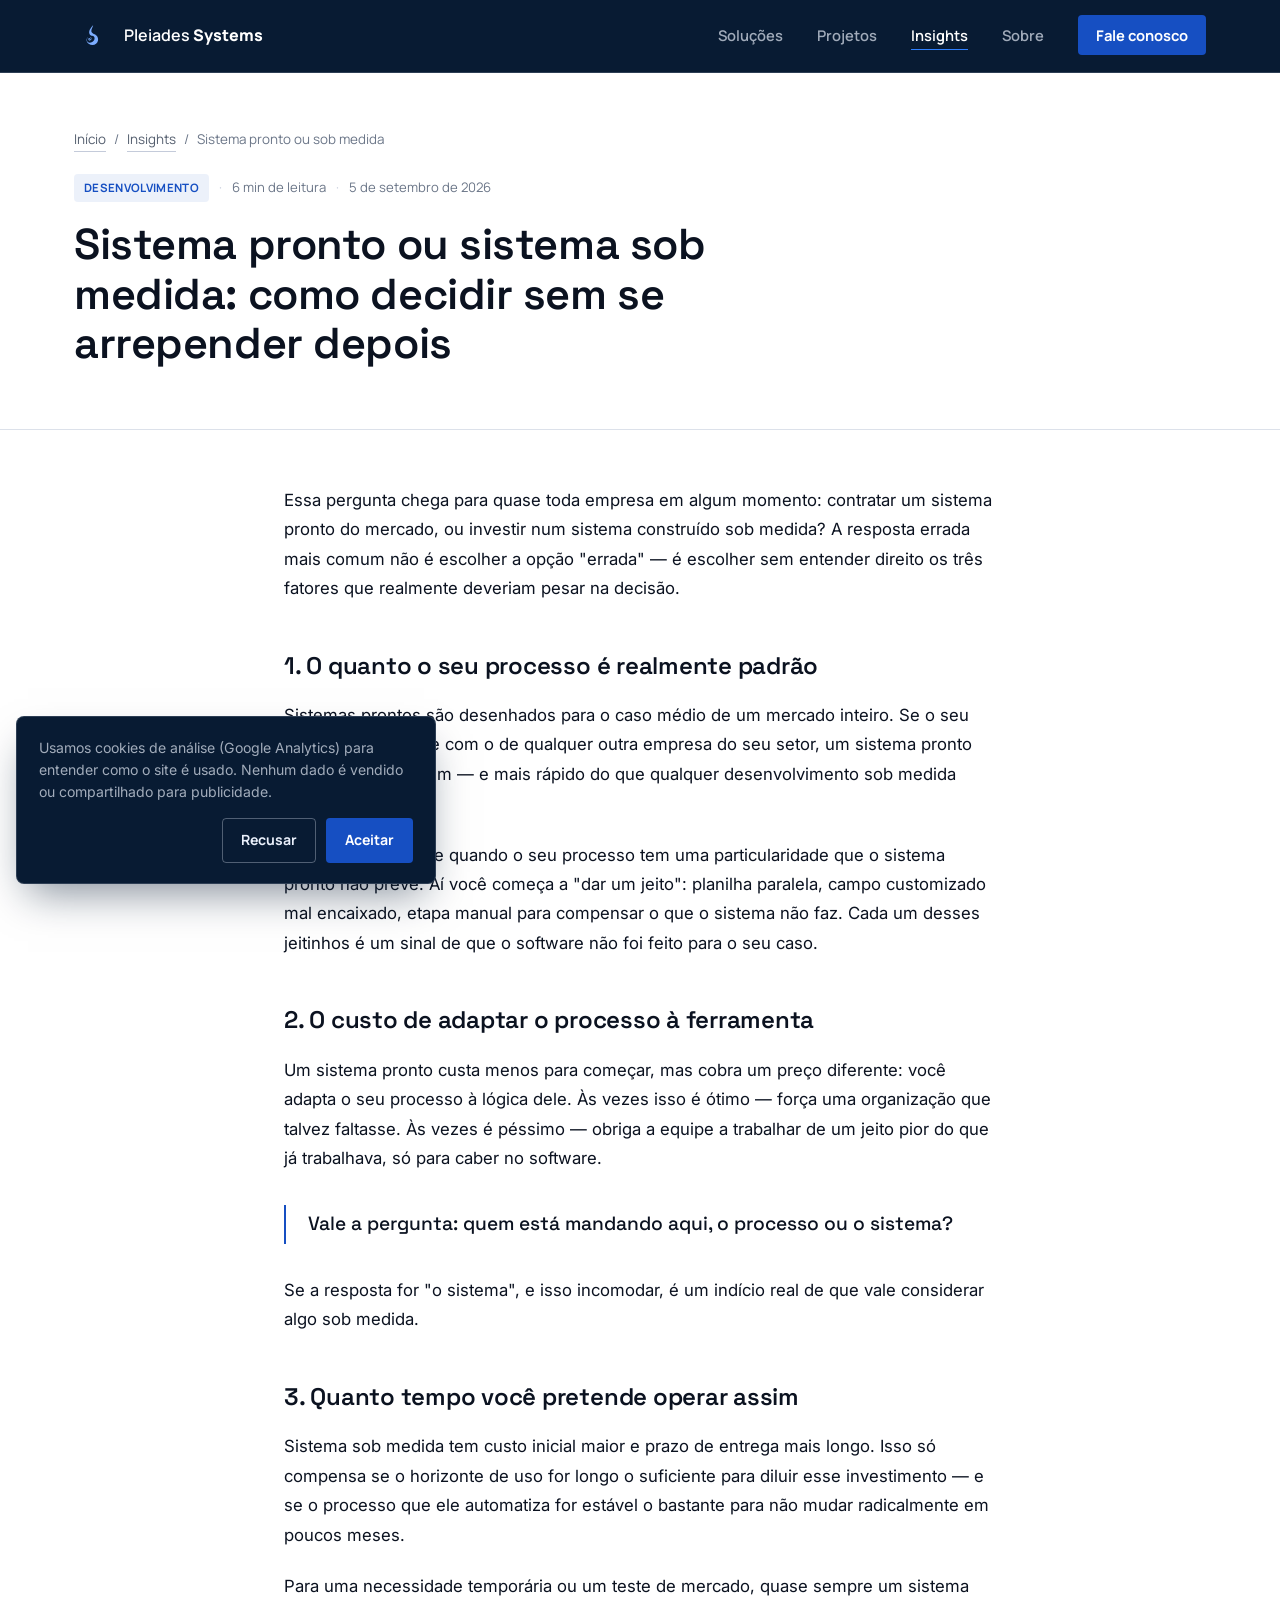
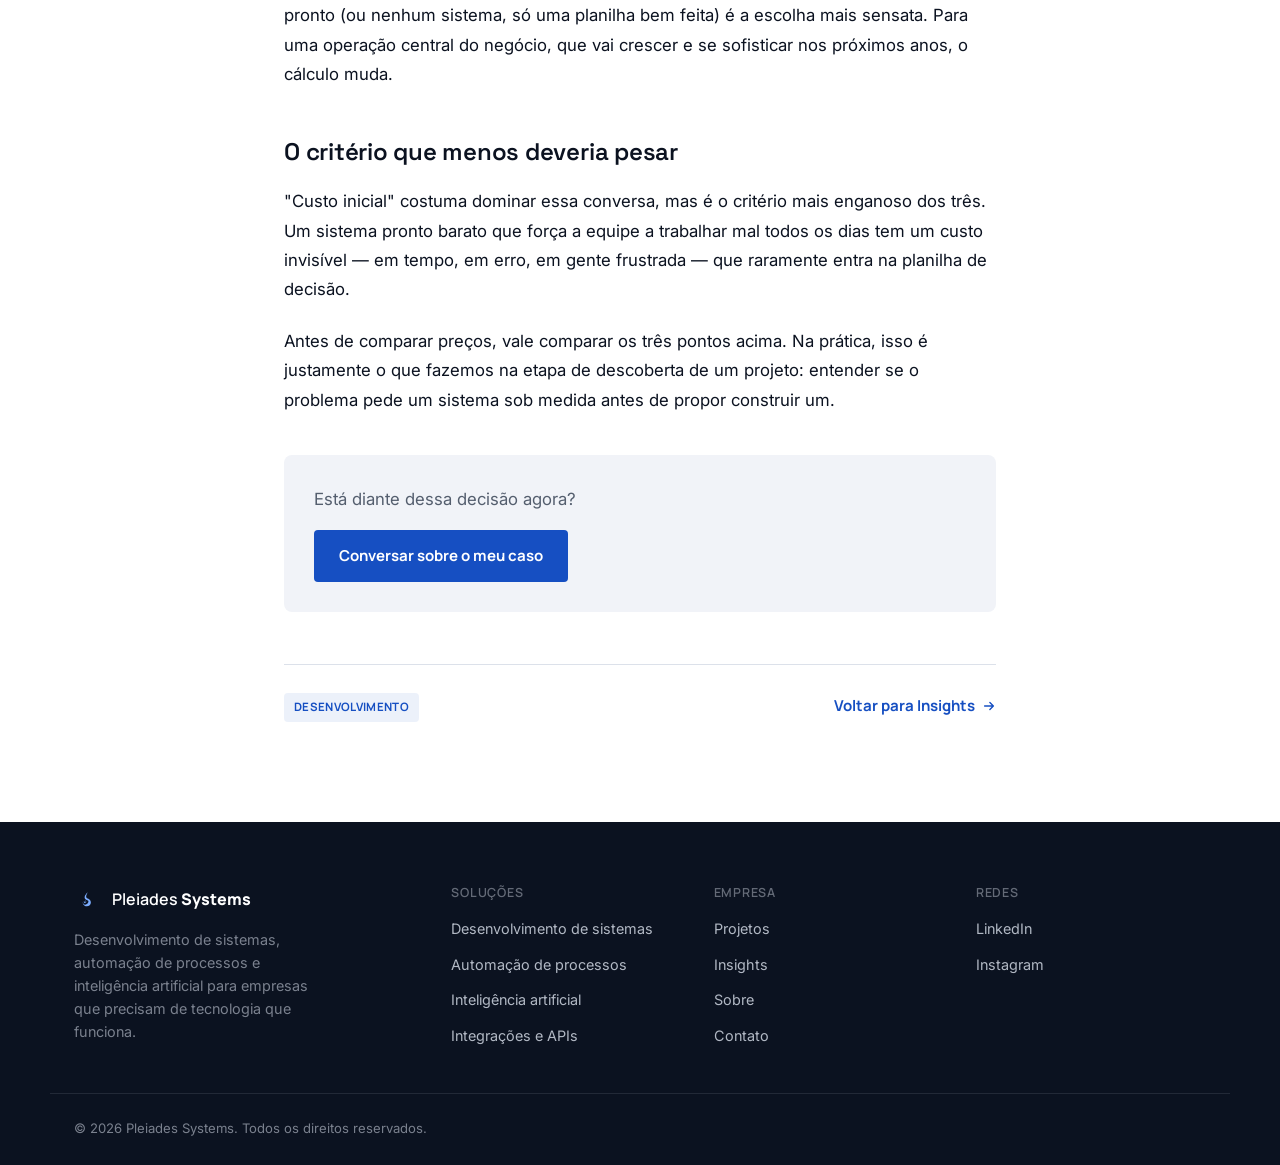
<file: insights/sistema-sob-medida-ou-pronto/index.html>
<!DOCTYPE html>
<html lang="pt-BR">
<head>
<meta charset="UTF-8">
<meta name="viewport" content="width=device-width, initial-scale=1.0">

<title>Sistema pronto ou sob medida: como decidir | Pleiades Systems</title>
<meta name="description" content="Os três critérios que realmente deveriam pesar na escolha entre um sistema pronto e um sistema sob medida — e por que 'custo inicial' quase nunca é o mais importante.">
<link rel="canonical" href="https://www.pleiadessystems.com/insights/sistema-sob-medida-ou-pronto/">
<meta name="robots" content="index, follow">

<meta property="og:type" content="article">
<meta property="og:site_name" content="Pleiades Systems">
<meta property="og:title" content="Sistema pronto ou sob medida: como decidir sem se arrepender depois">
<meta property="og:description" content="Os três critérios que realmente deveriam pesar nessa escolha — e por que 'custo inicial' quase nunca é o mais importante.">
<meta property="og:url" content="https://www.pleiadessystems.com/insights/sistema-sob-medida-ou-pronto/">
<meta property="og:image" content="https://www.pleiadessystems.com/assets/og-image.jpg">
<meta property="og:locale" content="pt_BR">
<meta name="twitter:card" content="summary_large_image">

<link rel="icon" type="image/svg+xml" href="/PleaidesFavicon.svg">
<meta name="theme-color" content="#081B33">

<link rel="preconnect" href="https://fonts.googleapis.com">
<link rel="preconnect" href="https://fonts.gstatic.com" crossorigin>
<link href="https://fonts.googleapis.com/css2?family=Space+Grotesk:wght@500;600;700&family=Manrope:wght@500;600;700&family=Inter:wght@400;500;600&display=swap" rel="stylesheet">
<link rel="stylesheet" href="/style.css">

<script type="application/ld+json">
{
  "@context": "https://schema.org",
  "@type": "Article",
  "headline": "Sistema pronto ou sistema sob medida: como decidir sem se arrepender depois",
  "description": "Os três critérios que realmente deveriam pesar nessa escolha — e por que 'custo inicial' quase nunca é o mais importante.",
  "author": { "@type": "Organization", "name": "Pleiades Systems" },
  "publisher": { "@type": "Organization", "name": "Pleiades Systems", "logo": { "@type": "ImageObject", "url": "https://www.pleiadessystems.com/PleaidesFavicon.svg" } },
  "datePublished": "2026-09-05",
  "dateModified": "2026-09-05",
  "mainEntityOfPage": "https://www.pleiadessystems.com/insights/sistema-sob-medida-ou-pronto/",
  "articleSection": "Desenvolvimento",
  "inLanguage": "pt-BR"
}
</script>
<script type="application/ld+json">
{
  "@context": "https://schema.org",
  "@type": "BreadcrumbList",
  "itemListElement": [
    { "@type": "ListItem", "position": 1, "name": "Início", "item": "https://www.pleiadessystems.com/" },
    { "@type": "ListItem", "position": 2, "name": "Insights", "item": "https://www.pleiadessystems.com/insights/" },
    { "@type": "ListItem", "position": 3, "name": "Sistema pronto ou sob medida", "item": "https://www.pleiadessystems.com/insights/sistema-sob-medida-ou-pronto/" }
  ]
}
</script>
</head>
<body>

<a class="skip-link" href="#main-content">Pular para o conteúdo principal</a>

<header class="site-header" id="site-header">
  <div class="container header-inner">
    <a href="/" class="brand" aria-label="Pleiades Systems — página inicial">
      <span class="brand-mark" aria-hidden="true">
        <svg class="brand-mark-svg" viewBox="0 0 500 500" width="40" height="40">
          <g transform="translate(0.000000,500.000000) scale(0.100000,-0.100000)" fill="currentColor" stroke="none">
            <path d="M2322 3785 c-169 -185 -367 -501 -407 -651 -63 -234 12 -450 196-557 24 -14 96 -40 159 -57 172 -48 231 -85 274 -172 22 -43 26 -66 26 -133 0-138 -44 -240 -148 -348 -222 -229 -525 -273 -710 -103 -133 122 -130 406 4 557 l39 43 -33 -25 c-86 -62 -152 -214 -152 -349 0 -181 93 -342 262 -456 155-104 310 -154 475 -154 346 0 618 212 688 534 13 57 16 104 12 175 -11 197-66 320 -207 461 -86 86 -107 102 -230 165 -232 120 -329 196 -376 291 -25 51-26 62 -21 137 8 108 44 229 122 408 83 191 112 289 86 289 -5 0 -32 -25 -59-55z"/>
            <path d="M1912 2400 c74 -10 127 -38 162 -87 59 -84 42 -189 -42 -263 -52 -47-82 -49 -96 -8 -8 23 -5 31 22 56 51 48 40 111 -24 138 -31 13 -39 13 -67 -1-44 -21 -71 -69 -71 -126 0 -151 198 -214 317 -101 46 44 67 94 67 162 0 145-102 241 -255 238 l-70 -1 57 -7z"/>
            <path d="M1765 2370 c-3 -6 1 -7 9 -4 18 7 21 14 7 14 -6 0 -13 -4 -16 -10z"/>
          </g>
        </svg>
      </span>
      <span class="brand-name">Pleiades <strong>Systems</strong></span>
    </a>

    <nav class="main-nav" aria-label="Navegação principal">
      <ul>
        <li><a href="/solucoes/">Soluções</a></li>
        <li><a href="/projetos/">Projetos</a></li>
        <li><a href="/insights/" aria-current="page">Insights</a></li>
        <li><a href="/sobre/">Sobre</a></li>
        <li><a href="/contato/" class="nav-cta">Fale conosco</a></li>
      </ul>
    </nav>

    <button class="nav-toggle" id="navToggle" aria-expanded="false" aria-controls="mobileNav" aria-label="Abrir menu">
      <span></span><span></span><span></span>
    </button>
  </div>

  <div class="mobile-nav" id="mobileNav">
    <ul>
      <li><a href="/solucoes/">Soluções</a></li>
      <li><a href="/projetos/">Projetos</a></li>
      <li><a href="/insights/">Insights</a></li>
      <li><a href="/sobre/">Sobre</a></li>
      <li><a href="/contato/" class="nav-cta">Fale conosco</a></li>
    </ul>
  </div>
</header>

<main id="main-content">

<article>
  <div class="article-head">
    <div class="container">
      <p class="breadcrumb"><a href="/">Início</a><span aria-hidden="true">/</span><a href="/insights/">Insights</a><span aria-hidden="true">/</span><span>Sistema pronto ou sob medida</span></p>
      <div class="insight-meta" style="margin-bottom:18px;">
        <span class="tag">Desenvolvimento</span><span class="dot">·</span><span>6 min de leitura</span><span class="dot">·</span><time datetime="2026-09-05">5 de setembro de 2026</time>
      </div>
      <h1>Sistema pronto ou sistema sob medida: como decidir sem se arrepender depois</h1>
    </div>
  </div>

  <div class="article-body">
    <p>Essa pergunta chega para quase toda empresa em algum momento: contratar um sistema pronto do mercado, ou investir num sistema construído sob medida? A resposta errada mais comum não é escolher a opção "errada" — é escolher sem entender direito os três fatores que realmente deveriam pesar na decisão.</p>

    <h2>1. O quanto o seu processo é realmente padrão</h2>
    <p>Sistemas prontos são desenhados para o caso médio de um mercado inteiro. Se o seu processo se parece com o de qualquer outra empresa do seu setor, um sistema pronto tende a resolver bem — e mais rápido do que qualquer desenvolvimento sob medida conseguiria.</p>
    <p>O problema aparece quando o seu processo tem uma particularidade que o sistema pronto não prevê. Aí você começa a "dar um jeito": planilha paralela, campo customizado mal encaixado, etapa manual para compensar o que o sistema não faz. Cada um desses jeitinhos é um sinal de que o software não foi feito para o seu caso.</p>

    <h2>2. O custo de adaptar o processo à ferramenta</h2>
    <p>Um sistema pronto custa menos para começar, mas cobra um preço diferente: você adapta o seu processo à lógica dele. Às vezes isso é ótimo — força uma organização que talvez faltasse. Às vezes é péssimo — obriga a equipe a trabalhar de um jeito pior do que já trabalhava, só para caber no software.</p>
    <blockquote>Vale a pergunta: quem está mandando aqui, o processo ou o sistema?</blockquote>
    <p>Se a resposta for "o sistema", e isso incomodar, é um indício real de que vale considerar algo sob medida.</p>

    <h2>3. Quanto tempo você pretende operar assim</h2>
    <p>Sistema sob medida tem custo inicial maior e prazo de entrega mais longo. Isso só compensa se o horizonte de uso for longo o suficiente para diluir esse investimento — e se o processo que ele automatiza for estável o bastante para não mudar radicalmente em poucos meses.</p>
    <p>Para uma necessidade temporária ou um teste de mercado, quase sempre um sistema pronto (ou nenhum sistema, só uma planilha bem feita) é a escolha mais sensata. Para uma operação central do negócio, que vai crescer e se sofisticar nos próximos anos, o cálculo muda.</p>

    <h2>O critério que menos deveria pesar</h2>
    <p>"Custo inicial" costuma dominar essa conversa, mas é o critério mais enganoso dos três. Um sistema pronto barato que força a equipe a trabalhar mal todos os dias tem um custo invisível — em tempo, em erro, em gente frustrada — que raramente entra na planilha de decisão.</p>
    <p>Antes de comparar preços, vale comparar os três pontos acima. Na prática, isso é justamente o que fazemos na etapa de <a href="/solucoes/#sistemas">descoberta</a> de um projeto: entender se o problema pede um sistema sob medida antes de propor construir um.</p>

    <div class="article-cta">
      <p>Está diante dessa decisão agora?</p>
      <a href="/contato/?tipo=sistema" class="btn btn-primary">Conversar sobre o meu caso</a>
    </div>

    <div class="article-share">
      <span class="tag">Desenvolvimento</span>
      <a href="/insights/" class="link-arrow">Voltar para Insights<svg width="14" height="14" viewBox="0 0 16 16" aria-hidden="true"><path d="M3 8h10M9 4l4 4-4 4" fill="none" stroke="currentColor" stroke-width="1.6" stroke-linecap="round" stroke-linejoin="round"/></svg></a>
    </div>
  </div>
</article>

</main>

<footer class="site-footer">
  <div class="container footer-grid">
    <div class="footer-brand">
      <a href="/" class="brand" aria-label="Pleiades Systems — página inicial">
        <span class="brand-mark" aria-hidden="true">
          <svg class="brand-mark-svg" viewBox="0 0 500 500" width="28" height="28">
            <g transform="translate(0.000000,500.000000) scale(0.100000,-0.100000)" fill="currentColor" stroke="none">
              <path d="M2322 3785 c-169 -185 -367 -501 -407 -651 -63 -234 12 -450 196-557 24 -14 96 -40 159 -57 172 -48 231 -85 274 -172 22 -43 26 -66 26 -133 0-138 -44 -240 -148 -348 -222 -229 -525 -273 -710 -103 -133 122 -130 406 4 557 l39 43 -33 -25 c-86 -62 -152 -214 -152 -349 0 -181 93 -342 262 -456 155-104 310 -154 475 -154 346 0 618 212 688 534 13 57 16 104 12 175 -11 197-66 320 -207 461 -86 86 -107 102 -230 165 -232 120 -329 196 -376 291 -25 51-26 62 -21 137 8 108 44 229 122 408 83 191 112 289 86 289 -5 0 -32 -25 -59-55z"/>
              <path d="M1912 2400 c74 -10 127 -38 162 -87 59 -84 42 -189 -42 -263 -52 -47-82 -49 -96 -8 -8 23 -5 31 22 56 51 48 40 111 -24 138 -31 13 -39 13 -67 -1-44 -21 -71 -69 -71 -126 0 -151 198 -214 317 -101 46 44 67 94 67 162 0 145-102 241 -255 238 l-70 -1 57 -7z"/>
              <path d="M1765 2370 c-3 -6 1 -7 9 -4 18 7 21 14 7 14 -6 0 -13 -4 -16 -10z"/>
            </g>
          </svg>
        </span>
        <span class="brand-name">Pleiades <strong>Systems</strong></span>
      </a>
      <p>Desenvolvimento de sistemas, automação de processos e inteligência artificial para empresas que precisam de tecnologia que funciona.</p>
    </div>

    <nav class="footer-col" aria-label="Soluções">
      <h3>Soluções</h3>
      <ul>
        <li><a href="/solucoes/#sistemas">Desenvolvimento de sistemas</a></li>
        <li><a href="/solucoes/#automacao">Automação de processos</a></li>
        <li><a href="/solucoes/#ia">Inteligência artificial</a></li>
        <li><a href="/solucoes/#integracoes">Integrações e APIs</a></li>
      </ul>
    </nav>

    <nav class="footer-col" aria-label="Empresa">
      <h3>Empresa</h3>
      <ul>
        <li><a href="/projetos/">Projetos</a></li>
        <li><a href="/insights/">Insights</a></li>
        <li><a href="/sobre/">Sobre</a></li>
        <li><a href="/contato/">Contato</a></li>
      </ul>
    </nav>

    <nav class="footer-col" aria-label="Redes sociais">
      <h3>Redes</h3>
      <ul>
        <li><a href="https://www.linkedin.com/company/pleiades-systems" target="_blank" rel="noopener noreferrer">LinkedIn</a></li>
        <li><a href="https://www.instagram.com/pleiadessystems" target="_blank" rel="noopener noreferrer">Instagram</a></li>
      </ul>
    </nav>
  </div>

  <div class="container footer-bottom">
    <p>© <span id="year"></span> Pleiades Systems. Todos os direitos reservados.</p>
  </div>
</footer>

<a
  href="https://wa.me/5511944007513?text=Ol%C3%A1%2C%20vim%20pelo%20site%20da%20Pleiades%20Systems%20e%20gostaria%20de%20saber%20mais."
  class="whatsapp-float"
  target="_blank"
  rel="noopener noreferrer"
  aria-label="Falar no WhatsApp"
>
  <svg width="28" height="28" viewBox="0 0 32 32" aria-hidden="true">
    <path fill="currentColor" d="M16.02 3C9.4 3 4 8.38 4 15c0 2.32.66 4.49 1.8 6.34L3.99 29l7.85-1.77A11.94 11.94 0 0 0 16.02 27C22.64 27 28 21.62 28 15S22.64 3 16.02 3zm0 21.8c-1.98 0-3.83-.55-5.4-1.5l-.39-.23-4.66 1.05 1.08-4.53-.25-.4A9.75 9.75 0 0 1 5.2 15c0-5.98 4.85-10.83 10.82-10.83S26.84 9.02 26.84 15 22 24.8 16.02 24.8z"/>
    <path fill="currentColor" d="M21.6 17.86c-.3-.15-1.77-.87-2.05-.97-.28-.1-.48-.15-.68.15-.2.3-.78.97-.96 1.17-.18.2-.35.22-.65.08-.3-.15-1.28-.47-2.44-1.5-.9-.8-1.51-1.79-1.69-2.09-.18-.3-.02-.46.13-.61.14-.14.3-.35.45-.53.15-.18.2-.3.3-.5.1-.2.05-.38-.03-.53-.08-.15-.68-1.63-.93-2.24-.24-.58-.49-.5-.68-.51h-.58c-.2 0-.53.08-.8.38-.28.3-1.05 1.03-1.05 2.5 0 1.47 1.08 2.9 1.23 3.1.15.2 2.12 3.24 5.15 4.54.72.31 1.28.5 1.72.63.72.23 1.38.2 1.9.12.58-.09 1.77-.72 2.02-1.42.25-.7.25-1.3.18-1.42-.07-.13-.28-.2-.58-.35z"/>
  </svg>
</a>

<script src="/script.js"></script>
</body>
</html>
</file>
<file: style.css>
/* ==================================================================
   PLEIADES SYSTEMS — SISTEMA DE DESIGN
   ------------------------------------------------------------------
   Paleta: navy #081B33 (base) / electric #2F80FF (destaque, links)
           action #164FC2 (preenchimento de botão, contraste garantido)
           violet #8B7CF6 (uso pontual — categoria "IA")
   Tipografia: Space Grotesk (display/números) · Inter (corpo) · Manrope (UI)
   Princípio de layout: linhas e tipografia fazem o trabalho — cards só
   onde a comparação lado a lado realmente ajuda (soluções, projetos).
================================================================== */
:root {
  --navy: #081B33;
  --navy-2: #0F2A4D;
  --navy-3: #16386A;
  --ink: #0B1220;
  --paper: #FFFFFF;
  --mist: #F1F3F8;
  --mist-2: #E7EAF2;
  --line: #DCE1EA;
  --line-strong: #C4CBDA;
  --muted: #545E6E;
  --muted-2: #6B7688;

  --electric: #2F80FF;
  --electric-soft: #7CADFF;
  --action: #164FC2;
  --action-dim: #103C99;
  --violet: #8B7CF6;

  --on-navy: #EAF0FB;
  --on-navy-muted: rgba(234,240,251,.68);
  --on-navy-line: rgba(234,240,251,.16);

  --font-display: "Space Grotesk", "Inter", sans-serif;
  --font-body: "Inter", sans-serif;
  --font-ui: "Manrope", sans-serif;

  --container-w: 1180px;
  --container-narrow: 760px;
  --radius-s: 4px;
  --radius-m: 8px;
  --ease: cubic-bezier(.2,.7,.2,1);

  --header-h: 72px;
}

/* ==================================================================
   RESET
================================================================== */
*, *::before, *::after { box-sizing: border-box; }
html { scroll-behavior: smooth; }
@media (prefers-reduced-motion: reduce) {
  html { scroll-behavior: auto; }
  *, *::before, *::after { animation-duration: .001ms !important; animation-iteration-count: 1 !important; transition-duration: .001ms !important; scroll-behavior: auto !important; }
}
body {
  margin: 0;
  font-family: var(--font-body);
  color: var(--ink);
  background: var(--paper);
  -webkit-font-smoothing: antialiased;
  line-height: 1.6;
}
h1, h2, h3, h4 { font-family: var(--font-display); margin: 0; line-height: 1.15; letter-spacing: -.01em; font-weight: 600; }
p { margin: 0; }
ul, ol { list-style: none; margin: 0; padding: 0; }
a { color: inherit; text-decoration: none; }
img, svg { display: block; max-width: 100%; }
button { font: inherit; cursor: pointer; background: none; border: none; }
input, textarea, select { font: inherit; }
main { display: block; }

.container { max-width: var(--container-w); margin: 0 auto; padding: 0 24px; }

.skip-link {
  position: absolute; left: -999px; top: 0;
  background: var(--action); color: #fff; padding: 12px 18px;
  z-index: 999; font-family: var(--font-ui); font-weight: 600;
}
.skip-link:focus { left: 0; }

a:focus-visible, button:focus-visible, input:focus-visible, textarea:focus-visible, select:focus-visible, summary:focus-visible, .tab:focus-visible {
  outline: 2px solid var(--electric);
  outline-offset: 3px;
}

/* ==================================================================
   TIPOGRAFIA UTILITÁRIA
================================================================== */
.eyebrow-num {
  font-family: var(--font-display); font-weight: 600; font-size: .85rem;
  color: var(--muted-2); letter-spacing: .02em;
}
.lede { font-size: 1.08rem; color: var(--muted); max-width: 640px; }
.on-dark .lede, .section-dark .lede { color: var(--on-navy-muted); }

/* ==================================================================
   BOTÕES — retangulares, sem pílula. Ação = cor sólida; secundário = linha.
================================================================== */
.btn {
  display: inline-flex; align-items: center; gap: 8px;
  font-family: var(--font-ui); font-weight: 700; font-size: .94rem;
  padding: 13px 24px; border-radius: var(--radius-s); border: 1px solid transparent;
  transition: background .2s var(--ease), border-color .2s var(--ease), color .2s var(--ease);
  white-space: nowrap;
}
.btn-primary { background: var(--action); color: #fff; }
.btn-primary:hover { background: var(--action-dim); }
.btn-outline { background: transparent; color: var(--ink); border-color: var(--line-strong); }
.btn-outline:hover { border-color: var(--ink); }
.on-dark .btn-outline, .section-dark .btn-outline { color: var(--on-navy); border-color: rgba(234,240,251,.32); }
.on-dark .btn-outline:hover, .section-dark .btn-outline:hover { border-color: rgba(234,240,251,.7); }
.btn-lg { padding: 15px 30px; font-size: 1rem; }

.link-arrow {
  display: inline-flex; align-items: center; gap: 7px;
  font-family: var(--font-ui); font-weight: 700; font-size: .94rem;
  color: var(--action); border-bottom: 1px solid transparent; padding-bottom: 2px;
  transition: border-color .2s var(--ease), gap .2s var(--ease);
}
.link-arrow:hover { border-color: var(--action); gap: 10px; }
.link-arrow svg { flex: 0 0 auto; transition: transform .2s var(--ease); }
.on-dark .link-arrow, .section-dark .link-arrow { color: var(--electric-soft); }
.on-dark .link-arrow:hover, .section-dark .link-arrow:hover { border-color: var(--electric-soft); }

/* ==================================================================
   HEADER
================================================================== */
.site-header {
  position: sticky; top: 0; left: 0; right: 0; z-index: 100;
  background: var(--navy);
  border-bottom: 1px solid var(--on-navy-line);
}
.header-inner { display: flex; align-items: center; justify-content: space-between; height: var(--header-h); }

.brand { display: flex; align-items: center; gap: 10px; }
.brand-name { font-family: var(--font-ui); font-weight: 600; color: #fff; font-size: 1rem; }
.brand-name strong { font-weight: 800; }
.brand-mark-svg { color: var(--electric-soft); }

.main-nav ul { display: flex; align-items: center; gap: 34px; }
.main-nav a {
  font-family: var(--font-ui); font-weight: 600; font-size: .92rem; color: var(--on-navy-muted);
  padding: 4px 0; border-bottom: 1px solid transparent;
  transition: color .2s var(--ease), border-color .2s var(--ease);
}
.main-nav a:hover, .main-nav a[aria-current="page"] { color: #fff; }
.main-nav a[aria-current="page"] { border-color: var(--electric); }
.main-nav .nav-cta {
  font-family: var(--font-ui); font-weight: 700; background: var(--action); color: #fff !important;
  padding: 10px 18px; border-radius: var(--radius-s); border-bottom: none !important;
}
.main-nav .nav-cta:hover { background: var(--action-dim); }

.nav-toggle {
  display: none; flex-direction: column; gap: 5px; padding: 6px;
}
.nav-toggle span { width: 22px; height: 2px; background: #fff; transition: transform .25s var(--ease), opacity .25s var(--ease); }
.nav-toggle[aria-expanded="true"] span:nth-child(1) { transform: translateY(7px) rotate(45deg); }
.nav-toggle[aria-expanded="true"] span:nth-child(2) { opacity: 0; }
.nav-toggle[aria-expanded="true"] span:nth-child(3) { transform: translateY(-7px) rotate(-45deg); }

.mobile-nav {
  display: none; position: fixed; top: var(--header-h); left: 0; right: 0; z-index: 99;
  background: var(--navy); border-bottom: 1px solid var(--on-navy-line);
  max-height: 0; overflow: hidden; transition: max-height .3s var(--ease);
}
.mobile-nav.is-open { max-height: 420px; }
.mobile-nav ul { padding: 8px 24px 24px; display: flex; flex-direction: column; gap: 2px; }
.mobile-nav a { display: block; padding: 13px 4px; font-family: var(--font-ui); font-weight: 600; color: var(--on-navy-muted); border-bottom: 1px solid var(--on-navy-line); }
.mobile-nav a:last-child { border-bottom: none; }
.mobile-nav .nav-cta { text-align: center; margin-top: 12px; padding: 13px; background: var(--action); border-radius: var(--radius-s); color: #fff; }

@media (max-width: 880px) {
  .main-nav { display: none; }
  .nav-toggle { display: flex; }
  .mobile-nav { display: block; }
}

/* ==================================================================
   SEÇÕES — RITMO GERAL
================================================================== */
.section { padding: 108px 0; }
.section--tight { padding: 76px 0; }
.section-alt { background: var(--mist); }
.section-dark { background: var(--navy); color: var(--on-navy); }
.section-dark h2, .section-dark h3 { color: #fff; }

.section-head { max-width: 640px; margin-bottom: 56px; }
.section-head h2 { font-size: clamp(1.6rem, 2.8vw, 2.3rem); margin-bottom: 16px; }
.section-head--wide { max-width: 780px; }
.section-foot { margin-top: 44px; }

.rule { border: none; border-top: 1px solid var(--line); margin: 0; }
.section-dark .rule { border-color: var(--on-navy-line); }

/* ==================================================================
   MASTHEAD DE PÁGINA INTERNA
================================================================== */
.masthead { padding: 68px 0 64px; border-bottom: 1px solid var(--line); }
.masthead-kicker { font-family: var(--font-ui); font-weight: 700; font-size: .82rem; letter-spacing: .05em; color: var(--action); margin-bottom: 14px; }
.masthead h1 { font-size: clamp(2rem, 4vw, 2.9rem); max-width: 780px; margin-bottom: 18px; }
.masthead p { font-size: 1.08rem; color: var(--muted); max-width: 620px; }
.breadcrumb { font-family: var(--font-ui); font-size: .84rem; color: var(--muted-2); margin-bottom: 22px; display: flex; gap: 8px; flex-wrap: wrap; }
.breadcrumb a { color: var(--muted); border-bottom: 1px solid var(--line-strong); }
.breadcrumb a:hover { color: var(--action); border-color: var(--action); }

/* ==================================================================
   HERO — HOME
================================================================== */
.hero {
  background: var(--navy); color: #fff; padding: 76px 0 96px;
}
.hero-grid { display: grid; grid-template-columns: 1.05fr .95fr; gap: 64px; align-items: center; }
.hero-title {
  font-size: clamp(2.1rem, 4.4vw, 3.4rem); font-weight: 600; margin-bottom: 22px; max-width: 620px;
}
.hero-subtitle { font-size: 1.08rem; color: var(--on-navy-muted); max-width: 520px; margin-bottom: 34px; }
.hero-actions { display: flex; align-items: center; gap: 26px; flex-wrap: wrap; margin-bottom: 40px; }
.hero-proof { display: flex; flex-wrap: wrap; gap: 10px 22px; padding-top: 26px; border-top: 1px solid var(--on-navy-line); }
.hero-proof span { font-family: var(--font-ui); font-size: .85rem; color: var(--on-navy-muted); }
.hero-proof strong { color: #fff; font-weight: 700; }

/* Diagrama do hero — os quatro pilares convergindo na operação do cliente */
.diagram { position: relative; width: 100%; aspect-ratio: 10 / 9; max-width: 460px; margin: 0 auto; }
.diagram-lines { position: absolute; inset: 0; width: 100%; height: 100%; overflow: visible; }
.diagram-lines line { stroke: rgba(124,173,255,.35); stroke-width: .4; }

/* Ponto único que percorre uma conexão — a única animação do hero */
.diagram-flow {
  position: absolute; width: 8px; height: 8px; border-radius: 50%; background: var(--electric);
  box-shadow: 0 0 0 6px rgba(47,128,255,.18);
  transform: translate(-50%, -50%);
  animation: diagram-flow 4.6s var(--ease) infinite;
}
@keyframes diagram-flow {
  0%, 6%   { left: 50%; top: 50%; opacity: 0; }
  16%      { opacity: 1; }
  46%, 56% { left: 82%; top: 17%; opacity: 1; }
  66%      { opacity: 0; }
  100%     { left: 50%; top: 50%; opacity: 0; }
}
@media (prefers-reduced-motion: reduce) { .diagram-flow { animation: none; opacity: 0; } }

.diagram-node {
  position: absolute; transform: translate(-50%, -50%);
  display: flex; flex-direction: column; gap: 2px; width: 148px;
}
.diagram-node--center { width: 132px; text-align: center; align-items: center; }
.diagram-node-chip {
  display: inline-flex; align-items: center; gap: 7px; font-family: var(--font-ui); font-weight: 700; font-size: .78rem;
  color: #fff;
}
.diagram-node-chip::before { content: ""; width: 7px; height: 7px; border-radius: 50%; background: var(--electric); flex: 0 0 auto; }
.diagram-node--center .diagram-node-chip { font-size: .85rem; }
.diagram-node--center .diagram-node-chip::before { background: #fff; }
.diagram-node--ia .diagram-node-chip::before { background: var(--violet); }
.diagram-node p { font-family: var(--font-ui); font-size: .72rem; color: var(--on-navy-muted); line-height: 1.4; }
.diagram-node--center { background: rgba(255,255,255,.06); border: 1px solid var(--on-navy-line); padding: 14px 12px; border-radius: var(--radius-m); }

@media (max-width: 980px) {
  .hero-grid { grid-template-columns: 1fr; }
  .diagram { max-width: 380px; }
}
@media (max-width: 560px) {
  .diagram-node { width: 118px; }
  .diagram-node p { display: none; }
}

/* ==================================================================
   O QUE A PLEIADES RESOLVE — lista numerada, sem cards
================================================================== */
.problem-list { border-top: 1px solid var(--line); }
.problem-row {
  display: grid; grid-template-columns: 90px 1fr; gap: 28px;
  padding: 30px 0; border-bottom: 1px solid var(--line);
}
.problem-row .eyebrow-num { padding-top: 3px; }
.problem-row h3 { font-size: 1.14rem; margin-bottom: 8px; font-weight: 600; }
.problem-row p { color: var(--muted); font-size: .98rem; max-width: 560px; }
@media (max-width: 640px) {
  .problem-row { grid-template-columns: 1fr; gap: 8px; }
}

/* ==================================================================
   SOLUÇÕES — lista assimétrica (home) + blocos completos (página)
================================================================== */
.solution-rows { border-top: 1px solid var(--line); }
.solution-row {
  display: grid; grid-template-columns: 320px 1fr; gap: 40px;
  padding: 36px 0; border-bottom: 1px solid var(--line);
}
.solution-row-head { display: flex; align-items: baseline; gap: 16px; }
.solution-row-head .eyebrow-num { flex: 0 0 auto; }
.solution-row-head h3 { font-size: 1.3rem; }
.solution-row-body p { color: var(--muted); margin-bottom: 14px; max-width: 560px; }
@media (max-width: 780px) {
  .solution-row { grid-template-columns: 1fr; gap: 14px; }
}

.solution-block { padding: 88px 0; border-bottom: 1px solid var(--line); }
.solution-block:nth-child(even) { background: var(--mist); }
.solution-block-grid { display: grid; grid-template-columns: 1fr 1fr; gap: 60px; align-items: start; }
.solution-block-num { font-family: var(--font-display); color: var(--muted-2); font-size: 1rem; margin-bottom: 14px; display: block; }
.solution-block h2 { font-size: clamp(1.5rem, 2.6vw, 2rem); margin-bottom: 16px; }
.solution-block .lede { margin-bottom: 26px; }
.solution-block-meta { display: grid; gap: 22px; }
.solution-block-meta h4 { font-family: var(--font-ui); font-size: .82rem; text-transform: uppercase; letter-spacing: .05em; color: var(--muted-2); margin-bottom: 10px; }
.solution-block-meta ul { display: grid; gap: 8px; }
.solution-block-meta li { font-size: .95rem; color: var(--muted); padding-left: 18px; position: relative; }
.solution-block-meta li::before { content: "—"; position: absolute; left: 0; color: var(--muted-2); }
.solution-block-example { background: var(--paper); border: 1px solid var(--line); border-radius: var(--radius-m); padding: 22px 24px; }
.solution-block:nth-child(even) .solution-block-example { background: var(--paper); }
.solution-block-example h4 { font-family: var(--font-ui); font-size: .78rem; text-transform: uppercase; letter-spacing: .05em; color: var(--action); margin-bottom: 8px; }
.solution-block-example p { font-size: .94rem; color: var(--muted); }
@media (max-width: 860px) {
  .solution-block-grid { grid-template-columns: 1fr; gap: 30px; }
}

/* ==================================================================
   TAGS — uso funcional (categoria, status), não decorativo
================================================================== */
.tag {
  display: inline-flex; align-items: center; font-family: var(--font-ui); font-weight: 700; font-size: .72rem;
  letter-spacing: .03em; text-transform: uppercase; color: var(--action); background: rgba(22,79,194,.08);
  padding: 5px 10px; border-radius: var(--radius-s);
}
.tag--violet { color: #6D5CE0; background: rgba(139,124,246,.12); }
.tag--muted { color: var(--muted); background: var(--mist-2); }
.tag--outline { background: transparent; border: 1px solid var(--line-strong); color: var(--muted); }
.on-dark .tag--outline, .section-dark .tag--outline { border-color: rgba(234,240,251,.3); color: var(--on-navy-muted); }
.tag-row { display: flex; gap: 8px; flex-wrap: wrap; }

/* ==================================================================
   PROJETOS — layouts distintos, não cards repetidos
================================================================== */
.project-feature { padding: 84px 0; border-bottom: 1px solid var(--line); }
.project-feature-grid { display: grid; grid-template-columns: 1fr; gap: 56px; max-width: 720px; }
.project-feature-tags { margin-bottom: 18px; }
.project-feature h2 { font-size: clamp(1.5rem, 2.6vw, 2.1rem); margin-bottom: 16px; }
.project-feature-context { font-size: .82rem; font-family: var(--font-ui); font-weight: 700; letter-spacing: .04em; text-transform: uppercase; color: var(--muted-2); margin-bottom: 10px; }
.project-feature p.lede { margin-bottom: 22px; }
.project-feature-facts { display: grid; gap: 16px; margin-bottom: 26px; }
.project-feature-facts dt { font-family: var(--font-ui); font-size: .76rem; text-transform: uppercase; letter-spacing: .04em; color: var(--muted-2); margin-bottom: 4px; }
.project-feature-facts dd { margin: 0; font-size: .95rem; color: var(--muted); }
.project-feature-stack { display: flex; flex-wrap: wrap; gap: 8px; margin-bottom: 26px; }
.project-feature-stack li { font-family: var(--font-ui); font-size: .78rem; color: var(--muted); border: 1px solid var(--line-strong); padding: 5px 10px; border-radius: var(--radius-s); }

.project-status { display: flex; align-items: center; gap: 8px; font-family: var(--font-ui); font-size: .85rem; color: var(--muted); }
.project-status-dot { width: 7px; height: 7px; border-radius: 50%; background: #22B573; flex: 0 0 auto; }
.project-status--dev .project-status-dot { background: var(--electric); }

@media (max-width: 860px) {
  .project-feature-grid { gap: 30px; }
}

.project-feature--stacked-grid { display: grid; grid-template-columns: 1fr 1fr; gap: 56px; }
@media (max-width: 860px) { .project-feature--stacked-grid { grid-template-columns: 1fr; gap: 30px; } }

/* ==================================================================
   COMO TRABALHAMOS — lista vertical com linha condutora
================================================================== */
.process-list { position: relative; border-top: 1px solid var(--line); }
.process-step { display: grid; grid-template-columns: 70px 1fr; gap: 26px; padding: 28px 0; border-bottom: 1px solid var(--line); }
.process-step-num { font-family: var(--font-display); font-weight: 700; font-size: 1.3rem; color: var(--line-strong); }
.process-step h3 { font-size: 1.08rem; margin-bottom: 6px; }
.process-step p { color: var(--muted); font-size: .95rem; max-width: 540px; }
.process-step-note { display: block; font-family: var(--font-ui); font-size: .74rem; color: var(--muted-2); margin-top: 8px; }
@media (max-width: 620px) { .process-step { grid-template-columns: 1fr; gap: 6px; } }

/* ==================================================================
   FAQ
================================================================== */
.faq-list { display: flex; flex-direction: column; max-width: 780px; border-top: 1px solid var(--line); }
.faq-item { border-bottom: 1px solid var(--line); }
.faq-item summary {
  cursor: pointer; list-style: none; display: flex; align-items: center; justify-content: space-between;
  gap: 16px; padding: 22px 2px; font-family: var(--font-ui); font-weight: 700; font-size: 1rem; color: var(--ink);
}
.faq-item summary::-webkit-details-marker { display: none; }
.faq-item p { margin: -6px 2px 22px; color: var(--muted); font-size: .95rem; max-width: 640px; }
.faq-item p a { color: var(--action); text-decoration: underline; text-underline-offset: 2px; }
.faq-icon { flex: 0 0 auto; width: 20px; height: 20px; position: relative; }
.faq-icon::before, .faq-icon::after { content: ""; position: absolute; background: var(--muted); transition: transform .2s var(--ease); }
.faq-icon::before { top: 50%; left: 2px; right: 2px; height: 1.5px; transform: translateY(-50%); }
.faq-icon::after { left: 50%; top: 2px; bottom: 2px; width: 1.5px; transform: translateX(-50%); }
.faq-item[open] .faq-icon::after { transform: translateX(-50%) scaleY(0); }

/* ==================================================================
   INSIGHTS — editorial, não blog genérico
================================================================== */
.insight-featured { display: grid; grid-template-columns: 1fr 1fr; gap: 56px; align-items: center; padding-bottom: 56px; margin-bottom: 56px; border-bottom: 1px solid var(--line); }
.insight-featured-panel { aspect-ratio: 4/3; border-radius: var(--radius-m); background: var(--navy); position: relative; overflow: hidden; }
.insight-meta { display: flex; align-items: center; gap: 10px; font-family: var(--font-ui); font-size: .82rem; color: var(--muted-2); margin-bottom: 14px; }
.insight-meta .dot { color: var(--line-strong); }
.insight-featured h2 { font-size: clamp(1.5rem, 2.6vw, 2rem); margin-bottom: 14px; }
.insight-featured p.lede { margin-bottom: 22px; }

.insight-list { display: flex; flex-direction: column; }
.insight-row { display: grid; grid-template-columns: 1fr auto; gap: 24px; align-items: start; padding: 28px 0; border-bottom: 1px solid var(--line); }
.insight-row:first-child { border-top: 1px solid var(--line); }
.insight-row h3 { font-size: 1.2rem; margin-bottom: 8px; }
.insight-row p { color: var(--muted); font-size: .95rem; max-width: 560px; }
.insight-row-arrow { padding-top: 6px; color: var(--muted-2); transition: transform .2s var(--ease), color .2s var(--ease); }
.insight-row:hover .insight-row-arrow { transform: translateX(4px); color: var(--action); }
.insight-row:hover h3 { color: var(--action); }
@media (max-width: 780px) {
  .insight-featured { grid-template-columns: 1fr; gap: 26px; }
  .insight-row { grid-template-columns: 1fr; }
  .insight-row-arrow { display: none; }
}

.insight-filters { display: flex; flex-wrap: wrap; gap: 10px 20px; margin-bottom: 48px; }
.insight-filter { font-family: var(--font-ui); font-weight: 700; font-size: .86rem; color: var(--muted); padding-bottom: 3px; border-bottom: 2px solid transparent; }
.insight-filter:hover { color: var(--ink); }
.insight-filter.is-active { color: var(--ink); border-color: var(--action); }

/* ==================================================================
   ARTIGO — tipografia editorial
================================================================== */
.article-head { padding: 56px 0 40px; border-bottom: 1px solid var(--line); }
.article-head h1 { font-size: clamp(1.9rem, 4vw, 2.7rem); max-width: 760px; margin-bottom: 20px; }
.article-body { max-width: var(--container-narrow); margin: 0 auto; padding: 56px 24px 100px; }
.article-body > * + * { margin-top: 22px; }
.article-body h2 { font-size: 1.5rem; margin-top: 48px; margin-bottom: 4px; }
.article-body h3 { font-size: 1.2rem; margin-top: 34px; }
.article-body p { color: var(--ink); font-size: 1.05rem; line-height: 1.75; }
.article-body ul, .article-body ol { margin-top: 14px; display: grid; gap: 10px; padding-left: 22px; }
.article-body ul { list-style: disc; }
.article-body ol { list-style: decimal; }
.article-body li { font-size: 1.02rem; line-height: 1.7; }
.article-body blockquote {
  margin: 32px 0; padding: 4px 0 4px 22px; border-left: 2px solid var(--action);
  font-family: var(--font-display); font-size: 1.2rem; color: var(--ink); font-weight: 500;
}
.article-body strong { font-weight: 700; }
.article-share { display: flex; align-items: center; justify-content: space-between; flex-wrap: wrap; gap: 16px; margin-top: 52px; padding-top: 28px; border-top: 1px solid var(--line); }
.article-cta { background: var(--mist); border-radius: var(--radius-m); padding: 30px; margin-top: 40px; }
.article-cta p { margin-bottom: 16px; color: var(--muted); }

/* ==================================================================
   SOBRE
================================================================== */
.about-principles { border-top: 1px solid var(--line); }
.about-principle { display: grid; grid-template-columns: 90px 1fr; gap: 28px; padding: 32px 0; border-bottom: 1px solid var(--line); }
.about-principle h3 { font-size: 1.14rem; margin-bottom: 8px; }
.about-principle p { color: var(--muted); max-width: 580px; }
@media (max-width: 640px) { .about-principle { grid-template-columns: 1fr; gap: 8px; } }

/* ==================================================================
   TECNOLOGIA — lista compacta
================================================================== */
.tech-list { display: flex; flex-wrap: wrap; gap: 10px 0; font-family: var(--font-ui); font-size: .95rem; color: var(--muted); }
.tech-list li:not(:last-child)::after { content: "·"; margin: 0 12px; color: var(--line-strong); }

/* ==================================================================
   CTA FINAL
================================================================== */
.cta-band { background: var(--navy); color: #fff; padding: 100px 0; }
.cta-band-grid { display: flex; align-items: flex-end; justify-content: space-between; gap: 40px; flex-wrap: wrap; }
.cta-band h2 { font-size: clamp(1.7rem, 3.2vw, 2.5rem); max-width: 620px; margin-bottom: 14px; }
.cta-band p { color: var(--on-navy-muted); max-width: 480px; }
.cta-band-actions { display: flex; gap: 24px; align-items: center; flex-wrap: wrap; }

/* ==================================================================
   CONTATO
================================================================== */
.contact-layout { display: grid; grid-template-columns: 1fr 1.15fr; gap: 64px; align-items: start; }
.contact-direct { display: grid; gap: 26px; }
.contact-direct h3 { font-family: var(--font-ui); font-size: .82rem; text-transform: uppercase; letter-spacing: .05em; color: var(--muted-2); margin-bottom: 8px; }
.contact-direct a, .contact-direct p { font-size: 1rem; color: var(--ink); }
.contact-direct a { color: var(--action); }

.contact-form { display: grid; gap: 20px; }
.field-row { display: grid; gap: 20px; grid-template-columns: 1fr 1fr; }
.field { display: flex; flex-direction: column; gap: 7px; }
.field label { font-family: var(--font-ui); font-size: .85rem; font-weight: 600; color: var(--ink); }
.field-required { color: var(--action); }
.field input, .field select, .field textarea {
  background: var(--paper); border: 1px solid var(--line-strong); border-radius: var(--radius-s);
  padding: 12px 14px; color: var(--ink); resize: vertical;
}
.field input:focus, .field select:focus, .field textarea:focus { border-color: var(--action); }
.field-need { display: flex; flex-wrap: wrap; gap: 10px; }
.field-need input { position: absolute; opacity: 0; width: 1px; height: 1px; }
.field-need label {
  font-weight: 600; font-size: .88rem; padding: 9px 16px; border: 1px solid var(--line-strong); border-radius: var(--radius-s);
  cursor: pointer; transition: border-color .2s var(--ease), background .2s var(--ease), color .2s var(--ease);
}
.field-need input:checked + label { border-color: var(--action); background: rgba(22,79,194,.08); color: var(--action); }
.field-need input:focus-visible + label { outline: 2px solid var(--electric); outline-offset: 2px; }
.form-status { font-family: var(--font-ui); font-size: .9rem; color: var(--action); min-height: 1.2em; }
@media (max-width: 900px) { .contact-layout { grid-template-columns: 1fr; gap: 44px; } }
@media (max-width: 560px) { .field-row { grid-template-columns: 1fr; } }

/* ==================================================================
   BOTÃO FLUTUANTE — WHATSAPP
================================================================== */
.whatsapp-float {
  position: fixed; right: 24px; bottom: 24px; z-index: 200;
  width: 56px; height: 56px; border-radius: 50%;
  display: flex; align-items: center; justify-content: center;
  background: #25D366; color: #fff;
  box-shadow: 0 10px 24px -8px rgba(8,27,51,.35);
  transition: transform .2s var(--ease);
}
.whatsapp-float:hover { transform: translateY(-2px); }
.whatsapp-float:focus-visible { outline: 2px solid var(--electric); outline-offset: 3px; }
@media (max-width: 620px) { .whatsapp-float { right: 16px; bottom: 16px; width: 50px; height: 50px; } }

/* ==================================================================
   AVISO DE COOKIES (LGPD)
   Injetado via JS (script.js) em todas as páginas. Some assim que o
   visitante decide, e some com o botão do WhatsApp enquanto está visível
   para não competir por espaço no canto da tela.
================================================================== */
.cookie-banner {
  position: fixed; left: 16px; bottom: 16px; z-index: 300;
  width: min(420px, calc(100% - 32px));
  background: var(--navy); color: var(--on-navy);
  border: 1px solid var(--on-navy-line); border-radius: var(--radius-m);
  padding: 20px 22px;
  box-shadow: 0 20px 40px -12px rgba(8,27,51,.5);
}
.cookie-banner p { font-size: .88rem; line-height: 1.55; color: var(--on-navy-muted); margin-bottom: 16px; }
.cookie-banner-actions { display: flex; gap: 10px; justify-content: flex-end; flex-wrap: wrap; }
.cookie-banner-actions .btn { padding: 10px 18px; font-size: .88rem; }
body.has-cookie-banner .whatsapp-float { display: none; }
@media (max-width: 480px) {
  .cookie-banner-actions .btn { flex: 1 1 auto; }
}

/* ==================================================================
   FOOTER
================================================================== */
.site-footer { background: var(--ink); color: rgba(234,240,251,.7); padding: 64px 0 26px; }
.footer-grid { display: grid; grid-template-columns: 1.5fr 1fr 1fr 1fr; gap: 32px; padding-bottom: 44px; border-bottom: 1px solid rgba(234,240,251,.1); }
.footer-brand p { margin-top: 14px; font-size: .9rem; color: rgba(234,240,251,.5); max-width: 260px; }
.footer-brand .brand-name { color: #fff; }
.footer-col h3 { font-family: var(--font-ui); font-size: .78rem; text-transform: uppercase; letter-spacing: .06em; color: rgba(234,240,251,.4); margin-bottom: 16px; }
.footer-col ul { display: flex; flex-direction: column; gap: 10px; }
.footer-col a { font-size: .9rem; color: rgba(234,240,251,.75); transition: color .2s var(--ease); }
.footer-col a:hover { color: #fff; }

.footer-bottom { display: flex; align-items: center; justify-content: space-between; padding-top: 24px; font-size: .82rem; flex-wrap: wrap; gap: 12px; color: rgba(234,240,251,.5); }
.footer-bottom ul { display: flex; gap: 20px; }
.footer-bottom a:hover { color: #fff; }

@media (max-width: 900px) { .footer-grid { grid-template-columns: repeat(2, 1fr); } }
@media (max-width: 560px) { .footer-grid { grid-template-columns: 1fr; } }
</file>
